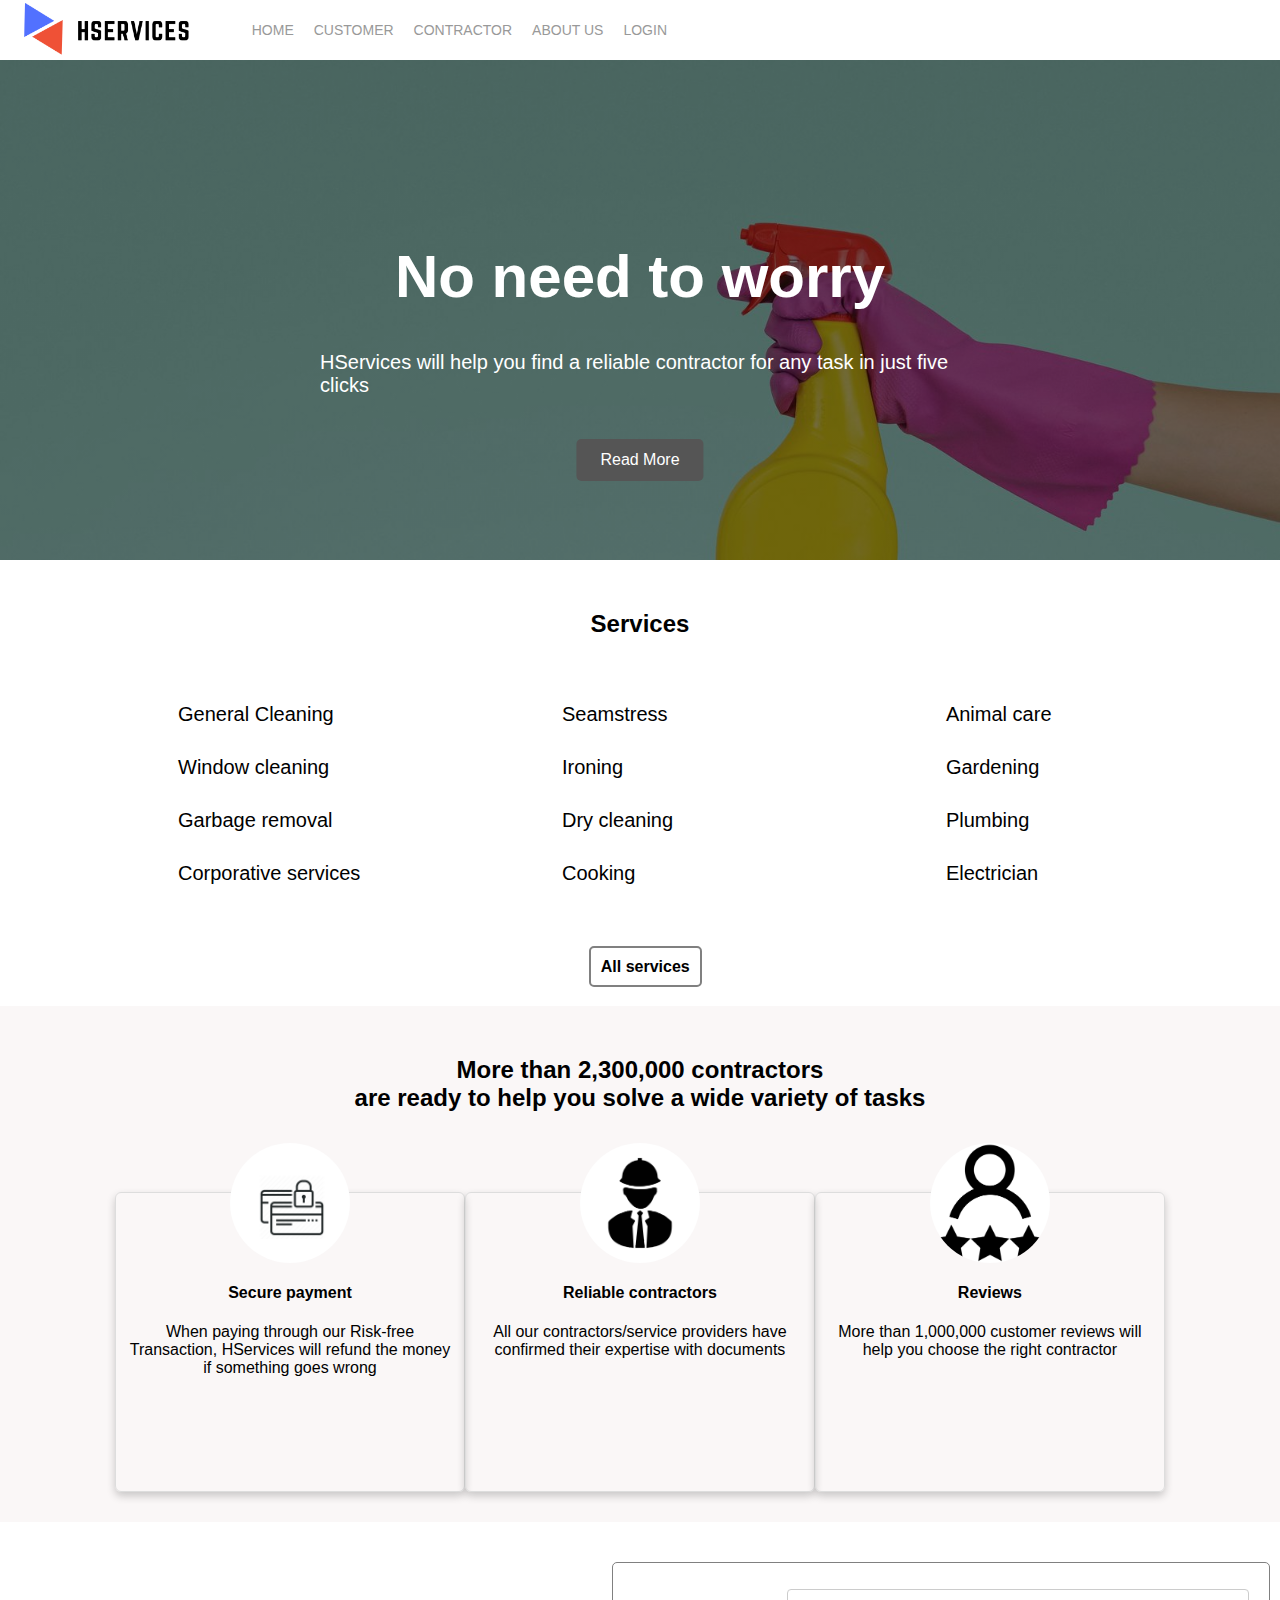
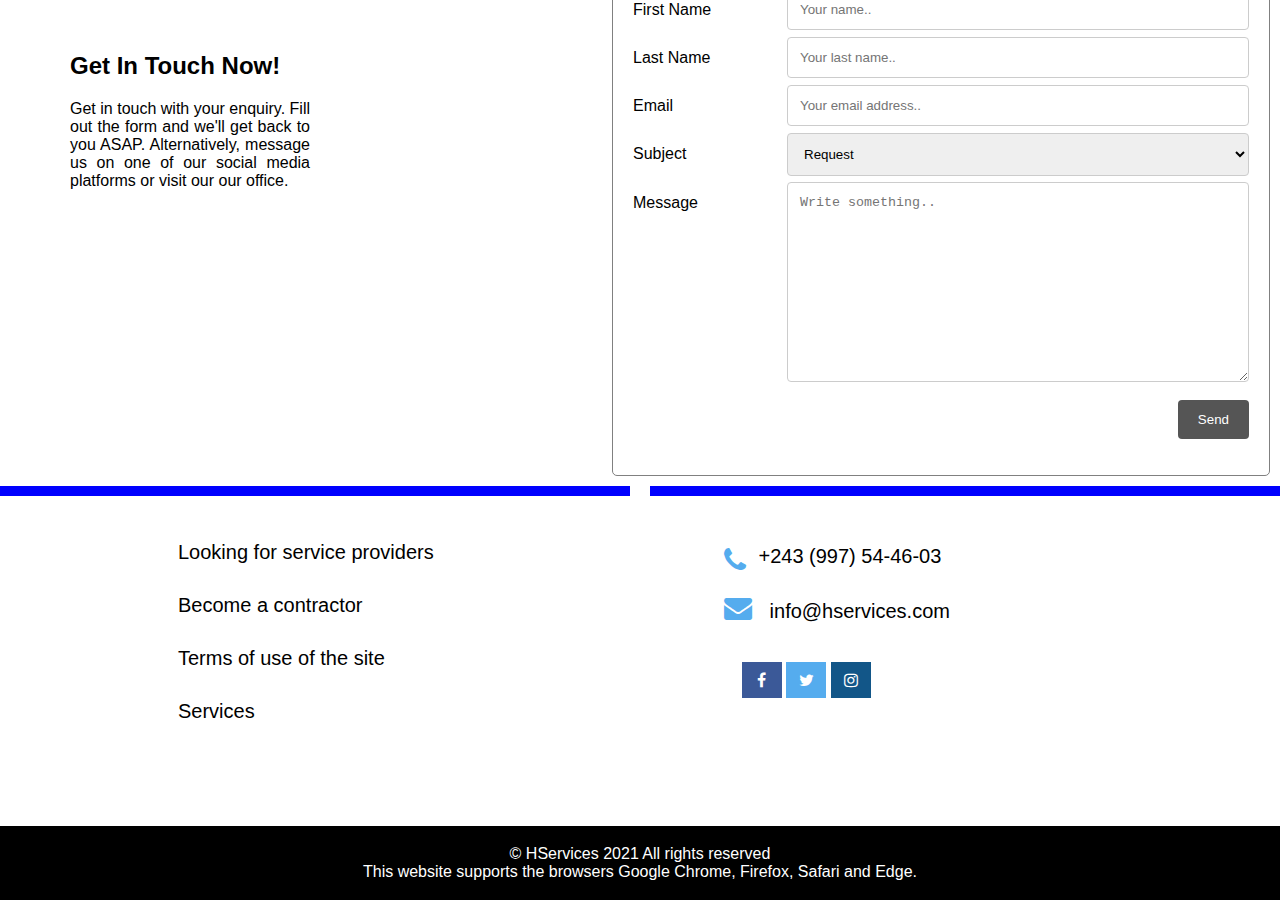
<file: index.html>
<! DOCTYPE html>
<html lang="en">
<head>
    <meta name="viewport" content="width=device-width, initial-scale=1.0">
    <meta charset="utf-8">
    <meta name="keywords" content="Household services, home services, cleaning, shopping, plumbing, hservices">
    <meta name="description" content="HServices - A platform where householder can find contractors for their problems and vice-versa">
    <title>HOME</title>
	<link rel="icon" type="image/x-icon" href="images/favicon.ico">
  
    <script  type="text/javascript" src="js/jquery.js" defer=""></script>
    
	<link rel="stylesheet" href="css/stylesheet.css">
	
	<link rel="stylesheet" href="https://cdnjs.cloudflare.com/ajax/libs/font-awesome/4.7.0/css/font-awesome.min.css">
    <link id="u-theme-google-font" rel="stylesheet" 
	href="https://fonts.googleapis.com/css?family=Roboto:100,100i,300,300i,400,400i,500,500i,700,700i,900,900i|Open+Sans:300,300i,400,400i,600,600i,700,700i,800,800i">
	<!-- <link rel="stylesheet" href="https://stackpath.bootstrapcdn.com/bootstrap/4.3.1/css/bootstrap.min.css" 
	integrity="sha384-ggOyR0iXCbMQv3Xipma34MD+dH/1fQ784/j6cY/iJTQUOhcWr7x9JvoRxT2MZw1T" crossorigin="anonymous"> -->
	
	<link rel="stylesheet"href="https://cdnjs.cloudflare.com/ajax/libs/animate.css/4.1.1/animate.min.css"/>
	
    <meta name="theme-color" content="#478ac9">
    <meta property="og:title" content="HOME">
    <meta property="og:type" content="website">
  </head>
  <body>

	<div class="header">
		<div class="logo">
			<a href="home.html"><img src="images/HSERVICES2.png" alt="logo"></a>
		</div>
		<div class="navbar">
			<div class="icon-bar" onclick="Show()">
		<i></i>
		<i></i>
		<i></i>
		</div>

			<ul id="nav-lists">
			<li class="close"><span onclick="Hide()">×</span></li>
			<li><a href="home.html">Home</a></li>
			<li><a href="customer.html">Customer</a></li>
			<li><a href="contractor.html">Contractor</a></li>
			<li><a href="about.html">About Us</a></li>
			<li><a href="login/multiuser/loginform.php" class="login">Login</a></li>
			</ul>
		</div>
		</div>
	<div class="image-block">
		
		<!-- <img src="images/jeshoots-com-__ZMnefoI3k-unsplash.jpg" style="width:100%"> -->
		<div class="centered">
		<h1>No need to worry</h1>
		<p>HServices will help you find a reliable contractor for any task in just five clicks</p>
		</div>
		<a class="image-btn" href="about.html" style="text-decoration: none;">Read More</a>
		
	</div>
	<div class="blankspace"></div>
	<h2 style="text-align: center;" class="animate__animated animate__zoomInDown"> Services</h2>
	<div class="services">
	<div class="row">
	<div class="column">
	<ul>
		<li><a href="#">General Cleaning</a></li>
		<li><a href="#">Window cleaning</a></li>
		<li><a href="#">Garbage removal</a></li>
		<li><a href="#">Corporative services</a></li>
	</ul>
	</div>
	<div class="column">
	<ul>
		<li><a href="#">Seamstress </a></li>
		<li><a href="#">Ironing</a></li>
		<li><a href="#">Dry cleaning</a></li>
		<li><a href="#">Cooking</a></li>
	</ul>
	</div>
	<div class="column">
	<ul>
		<li><a href="#">Animal care</a></li>
		<li><a href="#">Gardening </a></li>
		<li><a href="#">Plumbing</a></li>
		<li><a href="#">Electrician</a></li>
	</ul>
	</div>
	</div>
	<a href="customer.html" class="more-services">All services</a>
	</div>
	<div class="blankspace"></div>
	<div class="section-3">
	<div class="blankspace"></div>
	<h2 style="text-align: center;">More than 2,300,000 contractors<br>are ready to help you solve a wide variety of tasks</h2>
	<div class="container-1">
	<div class="row">
	<div class=" column card_section">
	<div class="card_img">
	<img src="images/payment.png">
	</div>
	<div class="card_info">
	<h4>Secure payment</h4>
	<p>When paying through our Risk-free Transaction, HServices will refund the money if something goes wrong</p>
	</div>
	</div>
	<div class=" column card_section">
	<div class="card_img">
	<img src="images/specialist.jpg">
	</div>
	<div class="card_info">
	<h4>Reliable contractors</h4>
	<p>All our contractors/service providers have confirmed their expertise with documents</p>
	</div>
	</div>
	<div class=" column card_section">
	<div class="card_img">
	<img src="images/review2.png">
	</div>
	<div class="card_info">
	<h4>Reviews</h4>
	<p>More than 1,000,000 customer reviews will help you choose the right contractor</p>
	</div>
	</div>
	
	</div>
	
	</div>
	<div class="blankspace"></div>
	</div>
	<div class="blankspace"></div>
	<div class="form-section">
	<div class="row-3">
	<div class="column-3 left-side">
	<div class="get-in-touch">
	<h2 class="animate__animated animate__swing"> Get In Touch Now! </h2>
	<p style="text-align: justify;">Get in touch with your enquiry. Fill out the form and we'll get back to you ASAP. Alternatively, message us on one of our social media platforms or visit our our office.</p>
	</div>
	</div>
	<div class="column-3 right-side">
		<div class="contact-form">
		<form onsubmit="return validate()" action="send.php" method="post">
		
		<div class="row-4">
		<div class="col-25">
        <label for="fname">First Name</label>
		</div>
		<div class="col-75">
        <input type="text" id="fname" name="firstname" placeholder="Your name.." required />
		</div>
		</div>
		<div class="row-4">
		<div class="col-25">
        <label for="lname">Last Name</label>
		</div>
		<div class="col-75">
        <input type="text" id="lname" name="lastname" placeholder="Your last name.." required />
		</div>
		</div>
		<div class="row-4">
		<div class="col-25">
        <label for="email">Email</label>
		</div>
		<div class="col-75">
        <input type="text" id="email" name="email" placeholder="Your email address.." required />
		</div>
		</div>
		<div class="row-4">
		<div class="col-25">
        <label for="subject">Subject</label>
      </div>
		<div class="col-75">
        <select id="subject" name="subject">
          <option value="request">Request</option>
          <option value="registration">Registration</option>
          <option value="feedback">Feedback</option>
        </select>
      </div>
		</div>
		<div class="row-4">
		<div class="col-25">
        <label for="message">Message</label>
		</div>
      <div class="col-75">
        <textarea id="message" name="message" placeholder="Write something.." style="height:200px" required ></textarea>
      </div>
		</div>
		<br>
		
		<div class="row-4">
		<input type="submit" name="submit" value="Send">
		</div>
		</form>
		</div>
	</div>

	</div>
	<div class="separator">
  <span class="separator-text"></span>
</div>
	<div class="quick-links">
	<div class="row-2">
	<div class="links">
	<div class="column-2">
	<ul>
	<li><a href="about.html" target="_blank">Looking for service providers</a></li>
	<li><a href="contractor.html" target="_blank">Become a contractor</a></li>
	<li><a href="policy.html" target="_blank">Terms of use of the site</a></li>
	<li><a href="customer.html" target="_blank">Services</a></li>
	
	</ul>
	</div></div>
	<div class="contact-details">
	<div class="column-2">
	<div class="blankspace" id="id-123"></div>
	<i class="fa fa-phone" style="font-size: 28px; color: #55ACEE;"></i>
	<sup><a href="#" style="font-size: 20px; text-decoration: none; color: black;">+243 (997) 54-46-03</a></sup><br>
	<i class="fa fa-envelope" style="font-size:28px; color: #55ACEE;"></i> 
	<a href="mailto:info@hservices.com" style="font-size: 20px; text-decoration: none; color: black;"> &nbsp; info@hservices.com</a></sup>
	<div class="blankspace"></div>
	<div class="social-links">
	<a href="#" class="fa fa-facebook" style="margin-left:5%;"></a>
	<a href="#" class="fa fa-twitter"></a>
	<a href="#" class="fa fa-instagram"></a>
	
	</div>
	</div></div></div></div>
	<div class="blankspace" id="id-123"></div>
	
	
	<footer>
	<p> 
		© HServices 2021 All rights reserved<br>This website supports the browsers Google Chrome, Firefox, Safari and Edge.<span style="font-size: 1rem;"></span>
        </p>
	</footer>
	
	<script type="text/javascript" src="js/script.js"></script>
	</body>
	
</html>
</file>
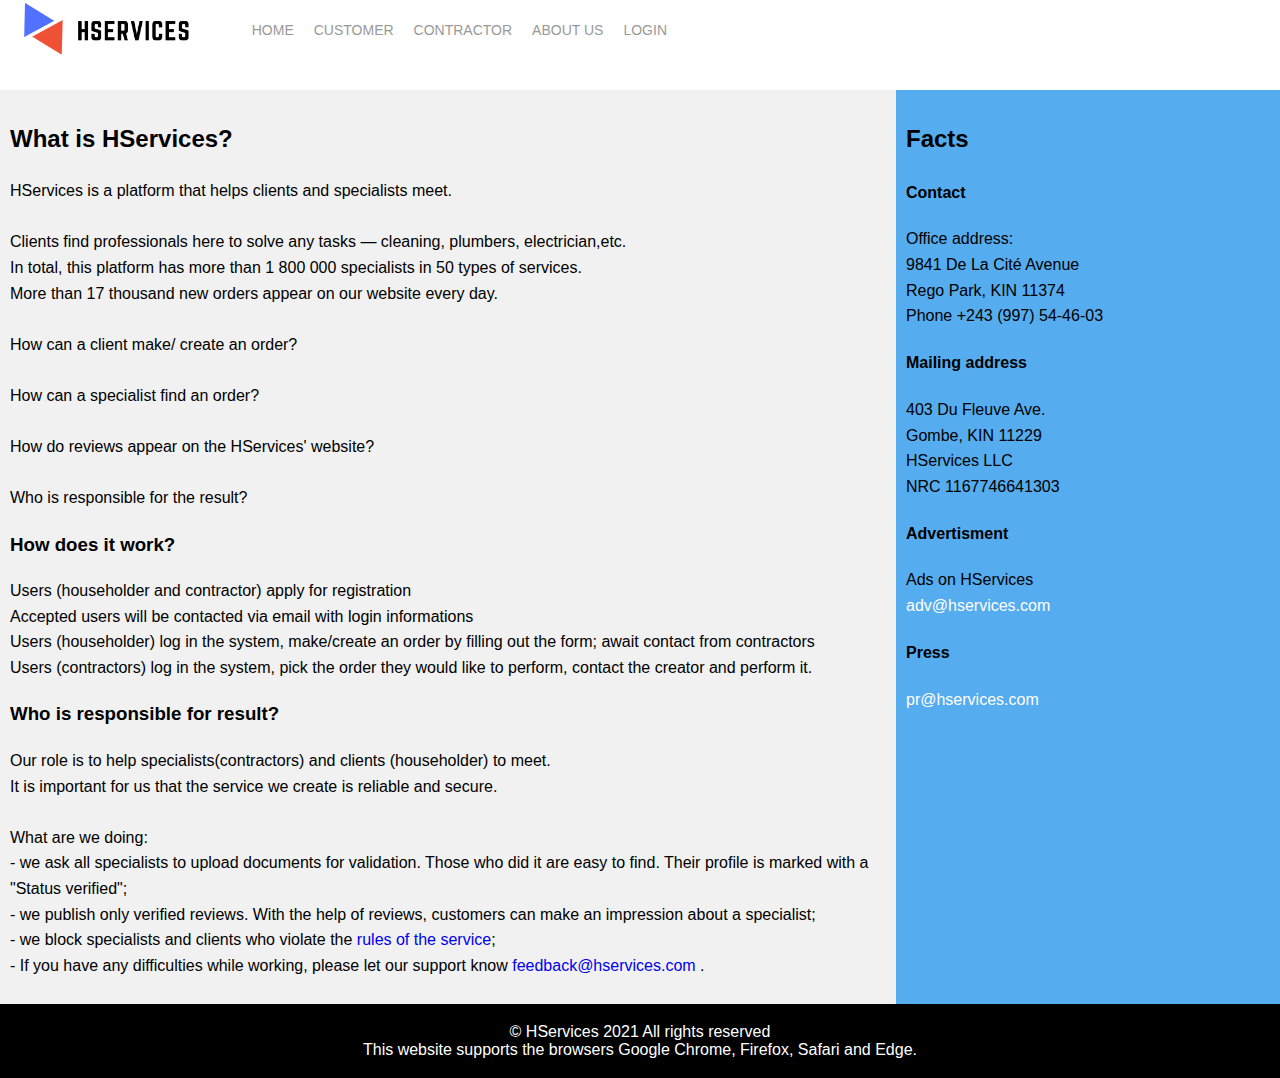
<file: about.html>
<!DOCTYPE html>
<html style="font-size: 16px;">
  <head>
    <meta name="viewport" content="width=device-width, initial-scale=1.0">
    <meta charset="utf-8">
    <meta name="keywords" content="Household services, home services, cleaning, shopping, plumbing, hservices">
    <meta name="description" content="HServices - A platform where householder can find contractors for their problems and vice-versa">
    <title>ABOUT US</title>
	<link rel="icon" type="image/x-icon" href="images/favicon.ico">
    <link rel="stylesheet" href="css/stylesheet.css" media="screen">
	<link rel="stylesheet" href="css/about.css" media="screen">
	

    <script class="u-script" type="text/javascript" src="js/jquery.js" defer=""></script>
   
    
    <link id="u-theme-google-font" rel="stylesheet" 
	href="https://fonts.googleapis.com/css?family=Roboto:100,100i,300,300i,400,400i,500,500i,700,700i,900,900i|Open+Sans:300,300i,400,400i,600,600i,700,700i,800,800i">
    
    <meta name="theme-color" content="#478ac9">
    <meta property="og:title" content="ABOUT US">
    <meta property="og:type" content="website">

  </head>
  <body class="u-body">
  
	<div class="header">
		<div class="logo">
			<a href="home.html"><img src="images/HSERVICES2.png" alt="logo"></a>
		</div>
		<div class="navbar">
			<div class="icon-bar" onclick="Show()">
		<i></i>
		<i></i>
		<i></i>
		</div>

			<ul id="nav-lists">
			<li class="close"><span onclick="Hide()">×</span></li>
			<li><a href="home.html">Home</a></li>
			<li><a href="customer.html">Customer</a></li>
			<li><a href="contractor.html">Contractor</a></li>
			<li><a href="about.html">About Us</a></li>
			<li><a href="login/multiuser/loginform.php" class="login">Login</a></li>
			</ul>
		</div>
		</div>
		<div class="blankspace"></div>
		<div class="flex-container">
	<div class="flex-item-left">
	<h2> What is HServices? </h2> 
	  <p>HServices is a platform that helps clients and specialists meet. <br> <br>

		Clients find professionals here to solve any tasks — cleaning, plumbers, electrician,etc.<br> In total, this platform has more than 1 800 000 specialists in 50 types of services. <br> 

		 More than 17 thousand new orders appear on our website every day. <br> <br>

		How can a client make/ create an order? <br><br>
		How can a specialist find an order? <br> <br>
		How do reviews appear on the HServices' website? <br> <br>
		Who is responsible for the result?</p>
	  <h3>How does it work?</h3>
	  <p>  Users (householder and contractor) apply for registration <br> 
	  Accepted users will be contacted via email with login informations <br>
	  Users (householder) log in the system, make/create an order by filling out the form; await contact from contractors<br>
	  Users (contractors) log in the system, pick the order they would like to perform, contact the creator and perform it.</p>
	  
	  <h3>Who is responsible for result?</h3>
	  <p>
	  Our role is to  help specialists(contractors) and clients (householder) to meet. <br>It is important for us that the service we create is reliable and secure.<br><br>

			What are we doing:
			<br>
			- we ask all specialists to upload documents for validation. Those who did it are easy to find. Their profile is marked with a "Status verified";<br>
			- we publish only verified reviews. With the help of reviews, customers can make an impression about a specialist;<br>
			- we block specialists and clients who violate the <a href="policy.html">rules of the service</a>;<br>
			- If you have any difficulties while working, please let our support know <a href="#">feedback@hservices.com</a> .<br>
				  </p>
	</div>
	<div class="flex-item-right">
	<h2>Facts</h2>
	  
	  <h4>Contact</h4>
	  <p>
	  
			Office address:<br>
			9841 De La Cité Avenue <br>
			Rego Park, KIN 11374 <br>
			Phone +243 (997) 54-46-03<br> </p>
			<h4>Mailing address</h4>
			<p>
			403 Du Fleuve Ave. <br>
			Gombe, KIN 11229 <br>
			HServices LLC <br>
			NRC 1167746641303 <br> </p>
			<h4>Advertisment</h4>
			<p>Ads on HServices <br> <a href="#"> adv@hservices.com </a><br>
			</p>
			<h4>Press</h4>
			<p><a href="#">pr@hservices.com </a></p>
	</div>
	</div>
	  
    
    <footer>
	<p> 
		© HServices 2021 All rights reserved<br>This website supports the browsers Google Chrome, Firefox, Safari and Edge.<span style="font-size: 1rem;"></span>
        </p>
	</footer>
	
	<script type="text/javascript" src="js/script.js"></script>
    
  </body>
</html>
</file>
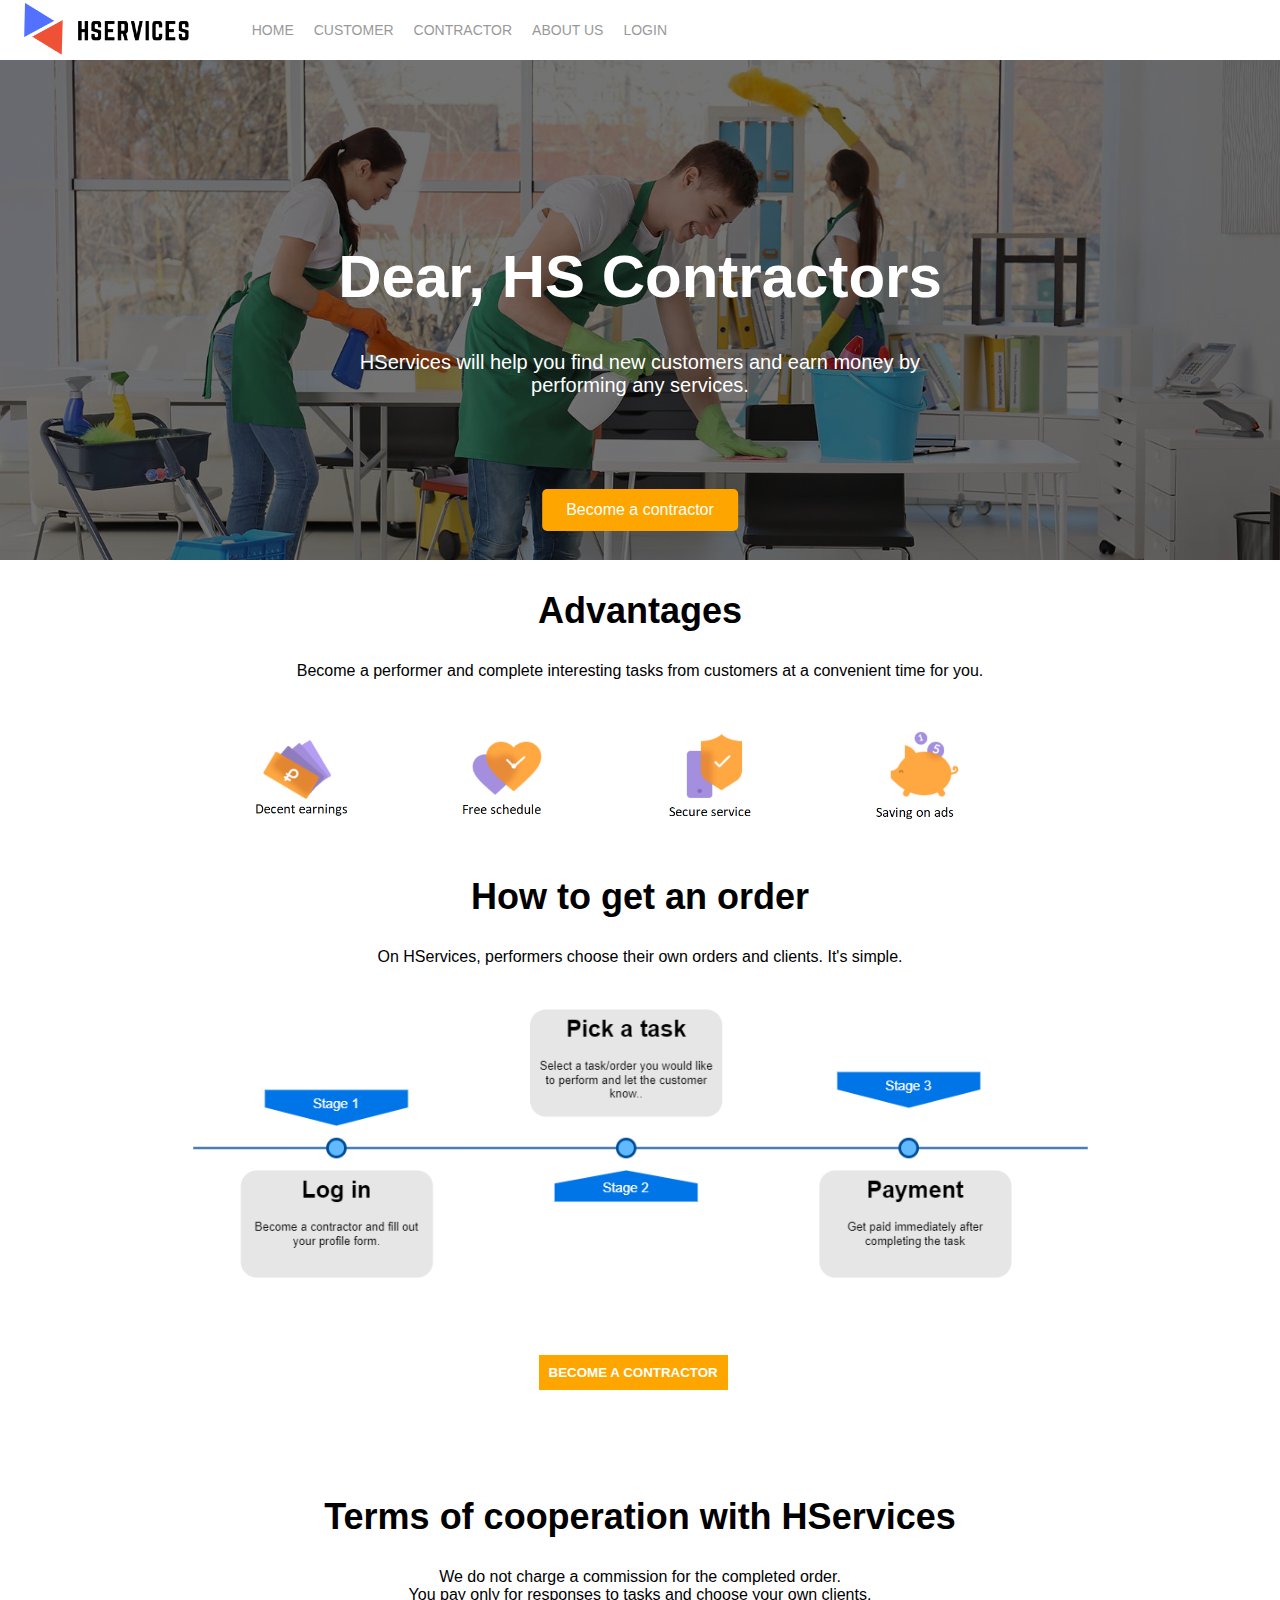
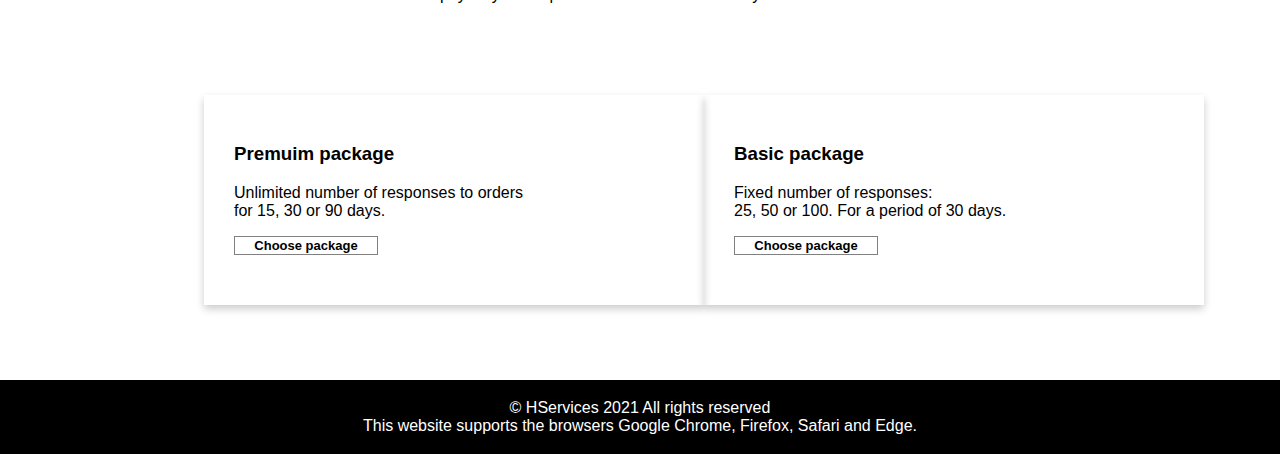
<file: CONTRACTOR.html>
<!DOCTYPE html>
<html style="font-size: 16px;">
  <head>
    <meta name="viewport" content="width=device-width, initial-scale=1.0">
    <meta charset="utf-8">
    <meta name="keywords" content="Household services, home services, cleaning, shopping, plumbing, hservices">
    <meta name="description" content="HServices - A platform where householder can find contractors for their problems and vice-versa">
    <title>CONTRACTOR</title>
	<link rel="icon" type="image/x-icon" href="images/favicon.ico">
    
	<link rel="stylesheet" href="css/stylesheet.css" media="screen">
	
	<link rel="stylesheet" href="css/CONTRACTOR.css" media="screen">
    <script class="u-script" type="text/javascript" src="js/jquery.js" defer=""></script>
   
    
    <link id="u-theme-google-font" rel="stylesheet" 
	href="https://fonts.googleapis.com/css?family=Roboto:100,100i,300,300i,400,400i,500,500i,700,700i,900,900i|Open+Sans:300,300i,400,400i,600,600i,700,700i,800,800i">
    <!-- <link rel="stylesheet" href="https://stackpath.bootstrapcdn.com/bootstrap/4.3.1/css/bootstrap.min.css" 
	integrity="sha384-ggOyR0iXCbMQv3Xipma34MD+dH/1fQ784/j6cY/iJTQUOhcWr7x9JvoRxT2MZw1T" crossorigin="anonymous"> -->
    
    <meta name="theme-color" content="#478ac9">
    <meta property="og:title" content="CONTRACTOR">
    <meta property="og:type" content="website">
  </head>
  <body class="u-body">
  <div class="header">
		<div class="logo">
			<a href="home.html"><img src="images/HSERVICES2.png" alt="logo"></a>
		</div>
		<div class="navbar">
			<div class="icon-bar" onclick="Show()">
		<i></i>
		<i></i>
		<i></i>
		</div>

			<ul id="nav-lists">
			<li class="close"><span onclick="Hide()">×</span></li>
			<li><a href="home.html">Home</a></li>
			<li><a href="customer.html">Customer</a></li>
			<li><a href="contractor.html">Contractor</a></li>
			<li><a href="about.html">About Us</a></li>
			<li><a href="login/multiuser/loginform.php" class="login">Login</a></li>
			</ul>
		</div>
		</div>
	
	  
	<div class="image-block-2">
		
		
		<div class="centered-1">
		<h1>Dear, HS Contractors</h1>
		<p>HServices will help you find new customers and earn money by performing any services.</p>
		</div>
		<a class="image-btn-2" onclick="window.location.href='requestRegistration.html'" >Become a contractor</a>
		
	</div>
	
	
	<div class="advantages">
	<h2 class="text-1">Advantages</h2>
	<p class="text-2">Become a performer and complete interesting tasks from customers at a convenient time for you.</p>
	
	</div>
	
	<br>
	
	<div class="container">
	  <div class="row" id="bar">
	  <img src="images/advantages.png" class="image-center" style="width:70%;">
	  </div>
	  </div>
	  <br>
	  <div class="order">
	<h2 class="text-1">How to get an order</h2>
	<p class="text-2">On HServices, performers choose their own orders and clients. It's simple.</p>
	
	
	<br>
		<div class="container">
		<div class="row">
		<img src="images/order.png" class="image-center" style="width:70%;">
		</div>
		</div>
	  <div class="space" id="sp-2"></div>
	  <button type="button" class="button-1 button-2" onclick="window.location.href='requestRegistration.html'">Become a contractor </button> <div class="space"></div></div>
	  
	  <div class="advantages">
	<h2 class="text-1">Terms of cooperation with HServices</h2>
	<p class="text-2 text-3">We do not charge a commission for the completed order.<br>
You pay only for responses to tasks and choose your own clients.</p> </div> <div class="space"></div>

<div class="container-1">
	  <div class="row-2 justify-content-around" >
	  <div class=" column-2 card">
	  <div class="space-2"></div>
	  <h3 class="package">Premuim package</h3>
	  <p class="package">Unlimited number of responses to orders <br>for 15, 30 or 90 days.</p>
	  <button type="button" class="package-1" onclick = "package();">Choose package</button>
	  </div>
	  <div class="column-2 card">
	  <div class="space-2"></div>
	  <h3 class="package">Basic package</h3>
	  <p class="package">Fixed number of responses:<br> 25, 50 or 100. For a period of 30 days.</p>
	  <button type="button" class="package-1" onclick = "package();">Choose package</button>
	  </div>
	  </div>
	  </div>
	  <div class="space" id="sp-2"></div>
	
    
    
    <footer>
	<p> 
		© HServices 2021 All rights reserved<br>This website supports the browsers Google Chrome, Firefox, Safari and Edge.<span style="font-size: 1rem;"></span>
        </p>
	</footer>
	<script type="text/javascript" src="js/script.js"></script>
	<script>
	function package(){
		alert("You should wait for your registration request approval first!");
	}
	</script>
    
  </body>
</html>
</file>
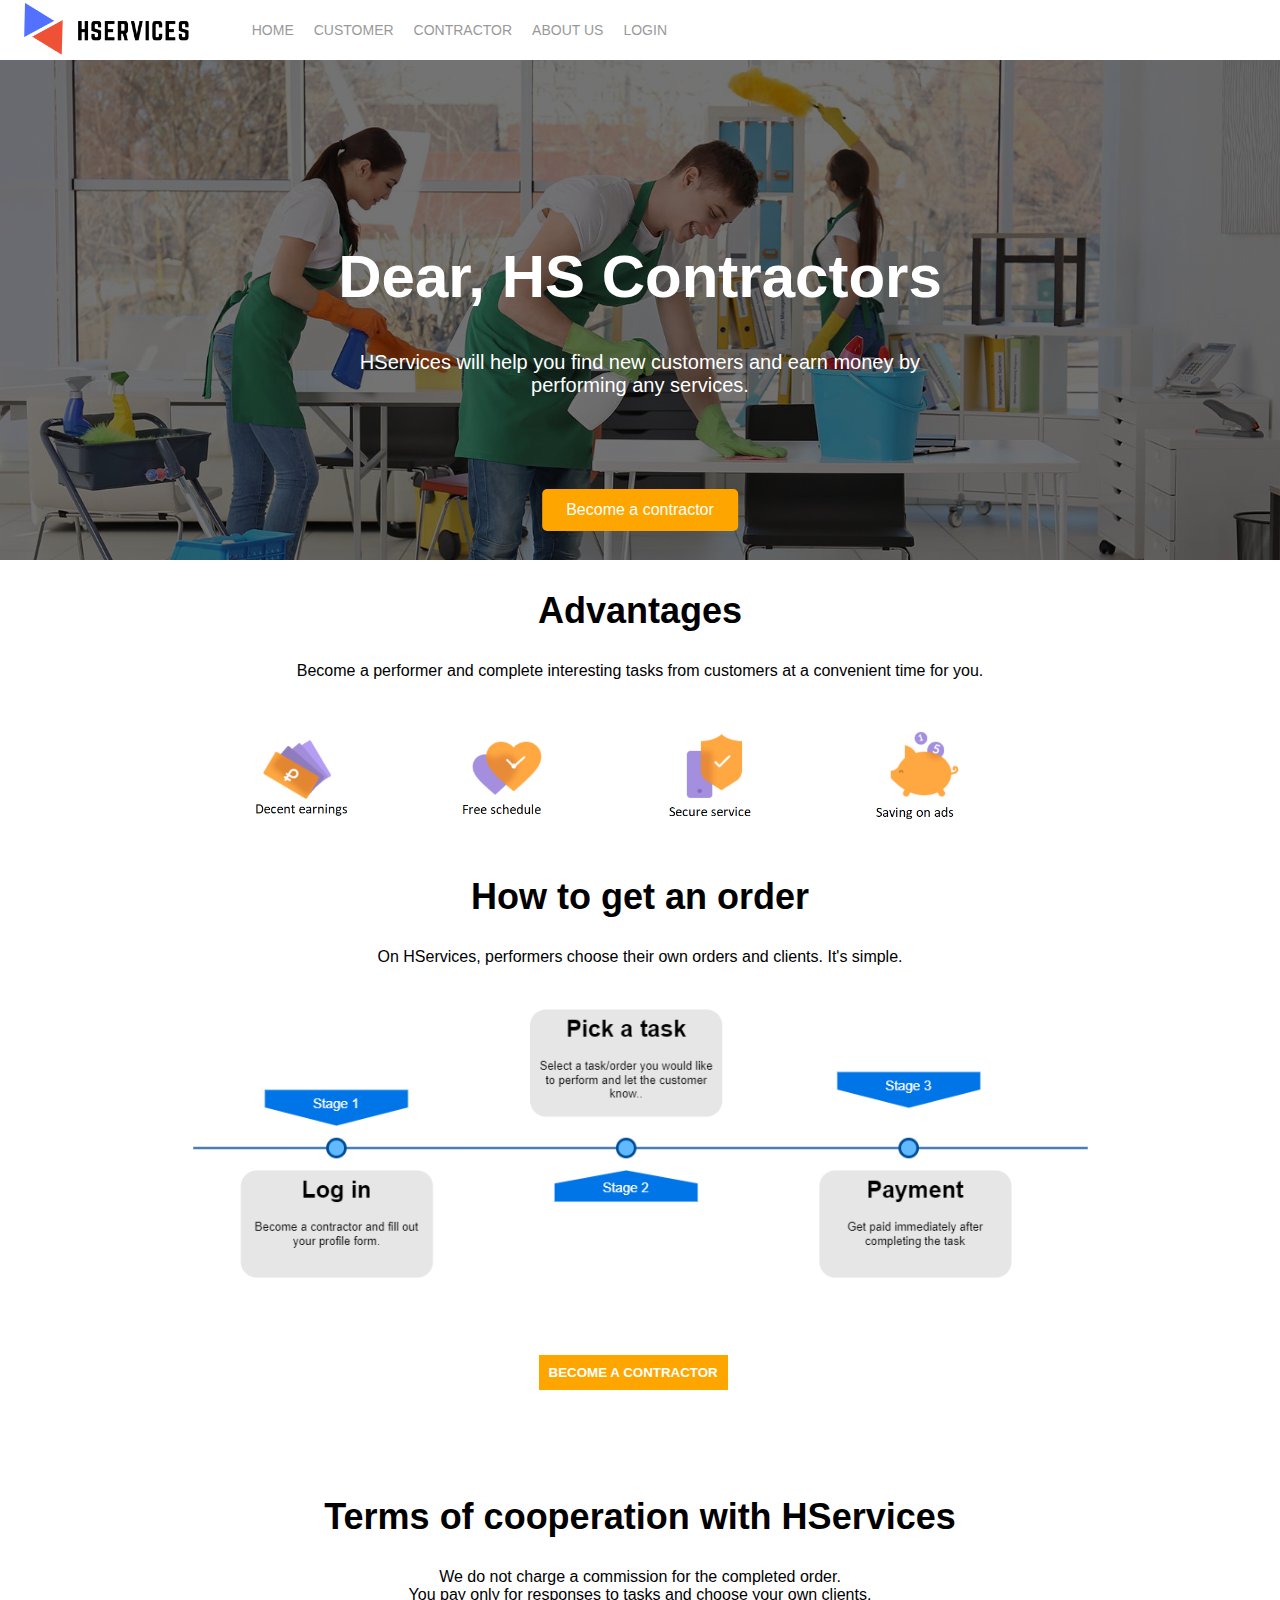
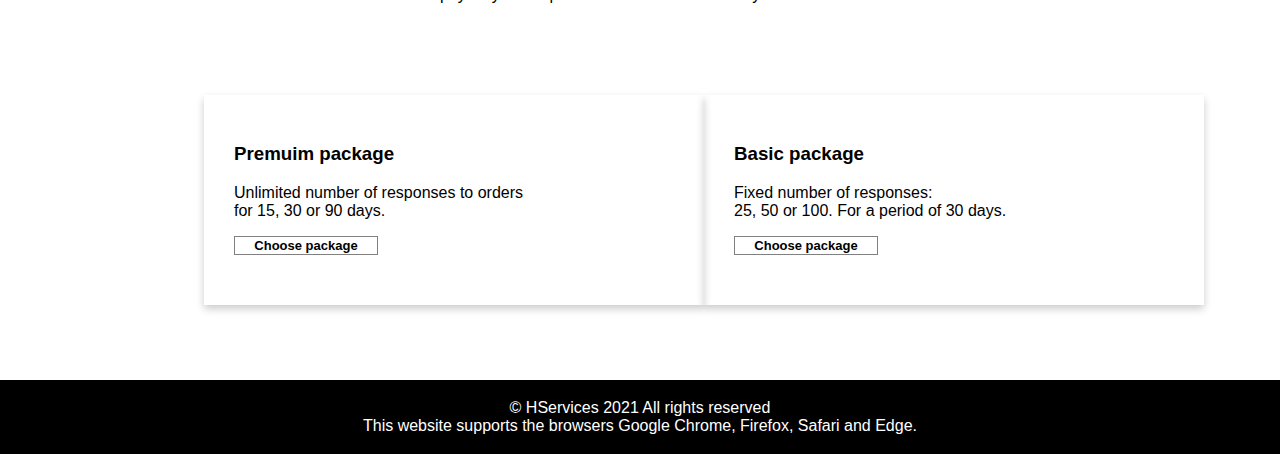
<file: contractor.html>
<!DOCTYPE html>
<html style="font-size: 16px;">
  <head>
    <meta name="viewport" content="width=device-width, initial-scale=1.0">
    <meta charset="utf-8">
    <meta name="keywords" content="Household services, home services, cleaning, shopping, plumbing, hservices">
    <meta name="description" content="HServices - A platform where householder can find contractors for their problems and vice-versa">
    <title>CONTRACTOR</title>
	<link rel="icon" type="image/x-icon" href="images/favicon.ico">
    
	<link rel="stylesheet" href="css/stylesheet.css" media="screen">
	
	<link rel="stylesheet" href="css/CONTRACTOR.css" media="screen">
    <script class="u-script" type="text/javascript" src="js/jquery.js" defer=""></script>
   
    
    <link id="u-theme-google-font" rel="stylesheet" 
	href="https://fonts.googleapis.com/css?family=Roboto:100,100i,300,300i,400,400i,500,500i,700,700i,900,900i|Open+Sans:300,300i,400,400i,600,600i,700,700i,800,800i">
    <!-- <link rel="stylesheet" href="https://stackpath.bootstrapcdn.com/bootstrap/4.3.1/css/bootstrap.min.css" 
	integrity="sha384-ggOyR0iXCbMQv3Xipma34MD+dH/1fQ784/j6cY/iJTQUOhcWr7x9JvoRxT2MZw1T" crossorigin="anonymous"> -->
    
    <meta name="theme-color" content="#478ac9">
    <meta property="og:title" content="CONTRACTOR">
    <meta property="og:type" content="website">
  </head>
  <body class="u-body">
  <div class="header">
		<div class="logo">
			<a href="home.html"><img src="images/HSERVICES2.png" alt="logo"></a>
		</div>
		<div class="navbar">
			<div class="icon-bar" onclick="Show()">
		<i></i>
		<i></i>
		<i></i>
		</div>

			<ul id="nav-lists">
			<li class="close"><span onclick="Hide()">×</span></li>
			<li><a href="home.html">Home</a></li>
			<li><a href="customer.html">Customer</a></li>
			<li><a href="contractor.html">Contractor</a></li>
			<li><a href="about.html">About Us</a></li>
			<li><a href="login/multiuser/loginform.php" class="login">Login</a></li>
			</ul>
		</div>
		</div>
	
	  
	<div class="image-block-2">
		
		
		<div class="centered-1">
		<h1>Dear, HS Contractors</h1>
		<p>HServices will help you find new customers and earn money by performing any services.</p>
		</div>
		<a class="image-btn-2" onclick="window.location.href='requestRegistration.html'" >Become a contractor</a>
		
	</div>
	
	
	<div class="advantages">
	<h2 class="text-1">Advantages</h2>
	<p class="text-2">Become a performer and complete interesting tasks from customers at a convenient time for you.</p>
	
	</div>
	
	<br>
	
	<div class="container">
	  <div class="row" id="bar">
	  <img src="images/advantages.png" class="image-center" style="width:70%;">
	  </div>
	  </div>
	  <br>
	  <div class="order">
	<h2 class="text-1">How to get an order</h2>
	<p class="text-2">On HServices, performers choose their own orders and clients. It's simple.</p>
	
	
	<br>
		<div class="container">
		<div class="row">
		<img src="images/order.png" class="image-center" style="width:70%;">
		</div>
		</div>
	  <div class="space" id="sp-2"></div>
	  <button type="button" class="button-1 button-2" onclick="window.location.href='requestRegistration.html'">Become a contractor </button> <div class="space"></div></div>
	  
	  <div class="advantages">
	<h2 class="text-1">Terms of cooperation with HServices</h2>
	<p class="text-2 text-3">We do not charge a commission for the completed order.<br>
You pay only for responses to tasks and choose your own clients.</p> </div> <div class="space"></div>

<div class="container-1">
	  <div class="row-2 justify-content-around" >
	  <div class=" column-2 card">
	  <div class="space-2"></div>
	  <h3 class="package">Premuim package</h3>
	  <p class="package">Unlimited number of responses to orders <br>for 15, 30 or 90 days.</p>
	  <button type="button" class="package-1" onclick = "package();">Choose package</button>
	  </div>
	  <div class="column-2 card">
	  <div class="space-2"></div>
	  <h3 class="package">Basic package</h3>
	  <p class="package">Fixed number of responses:<br> 25, 50 or 100. For a period of 30 days.</p>
	  <button type="button" class="package-1" onclick = "package();">Choose package</button>
	  </div>
	  </div>
	  </div>
	  <div class="space" id="sp-2"></div>
	
    
    
    <footer>
	<p> 
		© HServices 2021 All rights reserved<br>This website supports the browsers Google Chrome, Firefox, Safari and Edge.<span style="font-size: 1rem;"></span>
        </p>
	</footer>
	<script type="text/javascript" src="js/script.js"></script>
	<script>
	function package(){
		alert("You should wait for your registration request approval first!");
	}
	</script>
    
  </body>
</html>
</file>
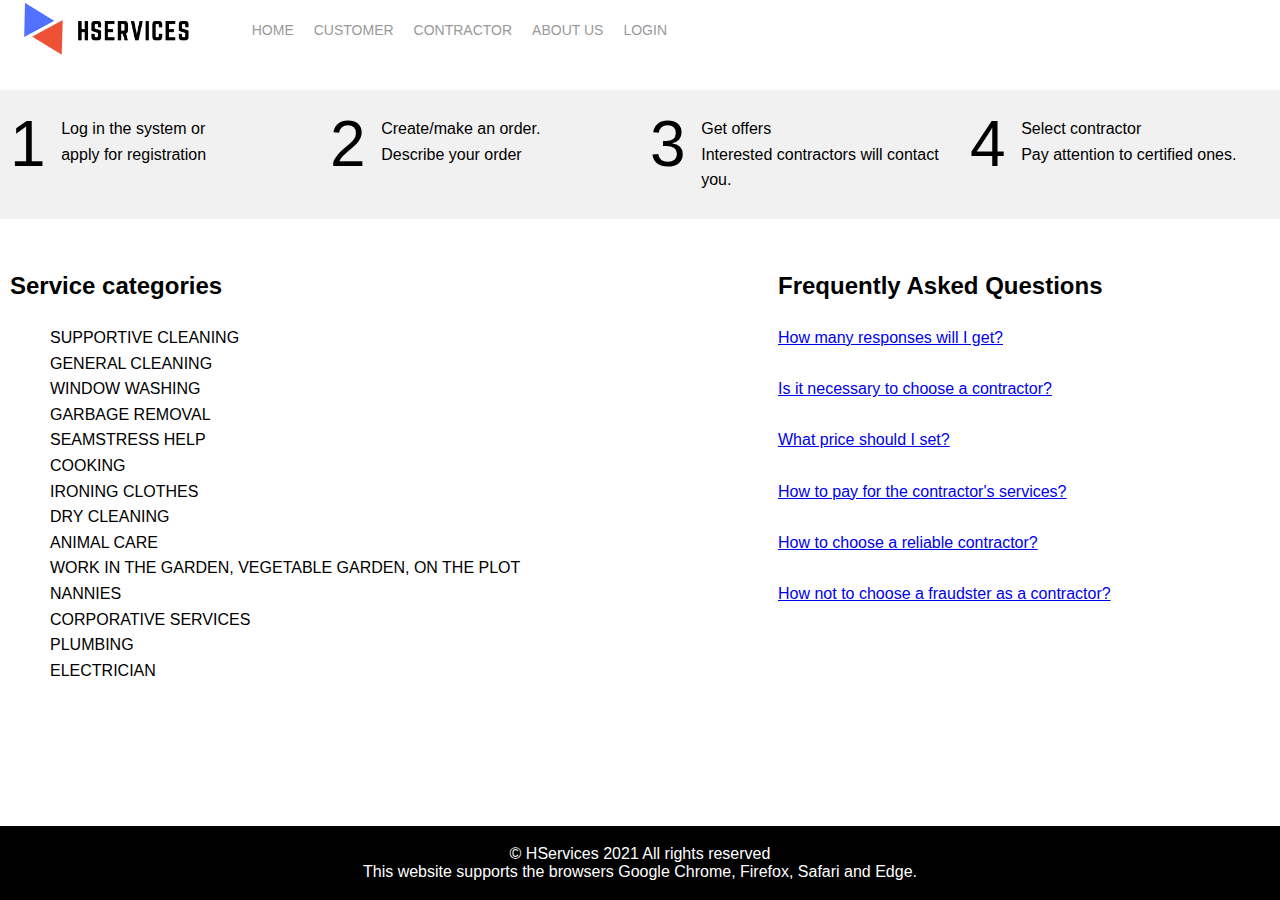
<file: CUSTOMER.html>
<!DOCTYPE html>
<html style="font-size: 16px;">
  <head>
    <meta name="viewport" content="width=device-width, initial-scale=1.0">
    <meta charset="utf-8">
    <meta name="keywords" content="Household services, home services, cleaning, shopping, plumbing, hservices">
    <meta name="description" content="HServices - A platform where householder can find contractors for their problems and vice-versa">
    <title>CUSTOMER</title>
	<link rel="icon" type="image/x-icon" href="images/favicon.ico">
    
	<link rel="stylesheet" href="css/CUSTOMER.css" media="screen">
	
    <script class="u-script" type="text/javascript" src="js/jquery.js" defer=""></script>
    <link rel="stylesheet" href="css/stylesheet.css">
    
    <link id="u-theme-google-font" rel="stylesheet" 
	href="https://fonts.googleapis.com/css?family=Roboto:100,100i,300,300i,400,400i,500,500i,700,700i,900,900i|Open+Sans:300,300i,400,400i,600,600i,700,700i,800,800i">
    
    
    <meta name="theme-color" content="#478ac9">
    <meta property="og:title" content="CUSTOMER">
    <meta property="og:type" content="website">
	
	
  </head>
  <body class="u-body">
  <div class="header">
		<div class="logo">
			<a href="home.html"><img src="images/HSERVICES2.png" alt="logo"></a>
		</div>
		<div class="navbar">
			<div class="icon-bar" onclick="Show()">
		<i></i>
		<i></i>
		<i></i>
		</div>

			<ul id="nav-lists">
			<li class="close"><span onclick="Hide()">×</span></li>
			<li><a href="home.html">Home</a></li>
			<li><a href="customer.html">Customer</a></li>
			<li><a href="contractor.html">Contractor</a></li>
			<li><a href="about.html">About Us</a></li>
			<li><a href="login/multiuser/loginform.php" class="login">Login</a></li>
			</ul>
		</div>
		</div>
		<div class="blankspace"></div>
	
	  <div class="part-1">
	  
	  <div class="part-one">
	  <p><span style="float: left;
  width: 0.8em;
  font-size: 400%;
  
  line-height: 90%;">1</span> Log in the system or <br>apply for registration</p>
	  </div>
	  <div class="part-two">
	  <p><span style="float: left;
  width: 0.8em;
  font-size: 400%;
  
  line-height: 90%;">2</span> Create/make an order. <br> Describe your order</p>
	  </div>
	  <div class="part-three">
	  <p><span style="float: left;
  width: 0.8em;
  font-size: 400%;
  
  line-height: 90%;">3</span> Get offers <br>
Interested contractors will contact you.</p>
	  </div>
	  <div class="part-four">
	  <p><span style="float: left;
  width: 0.8em;
  font-size: 400%;
  
  line-height: 90%;">4</span> Select contractor <br>
Pay attention to certified ones.</p>
	  </div>
	  </div>
	  <br>
	  <div class="part-2">
	  <div class="part-left"> 
	  <h2>Service categories</h2>
	  <ul>
			<li>Supportive cleaning</li>
			<li>General cleaning</li>
			<li>Window washing</li>
			<li>Garbage removal</li>
			<li>Seamstress help</li>
			<li>Cooking</li>
			<li>Ironing clothes</li>
			<li>Dry cleaning</li>
			<li>Animal care</li>
			<li>Work in the garden, vegetable garden, on the plot</li>
			<li>Nannies</li>
			<li>Corporative services</li>
			<li>Plumbing</li>
			<li>Electrician</li>
			
			
		
		</ul>
		</div>

	  
	  
	  <div class="part-right">
	  
	  <h2>Frequently Asked Questions</h2> 
		<a href="#">How many responses will I get?</a> <br> <br>
		<a href="#">Is it necessary to choose a contractor?</a> <br> <br>
		<a href="#">What price should I set?</a> <br> <br>
		<a href="#">How to pay for the contractor's services?</a><br><br>
		<a href="#">How to choose a reliable contractor?</a><br><br>
		<a href="#">How not to choose a fraudster as a contractor?</a>
	  </div>
	  </div>
	 <div class="space-3" id="abc"></div>
	
	  
	  

      
    
    
    <footer>
	<p> 
		© HServices 2021 All rights reserved<br>This website supports the browsers Google Chrome, Firefox, Safari and Edge.<span style="font-size: 1rem;"></span>
        </p>
	</footer>
	
	<script type="text/javascript" src="js/script.js"></script>
    
  </body>
</html>
</file>
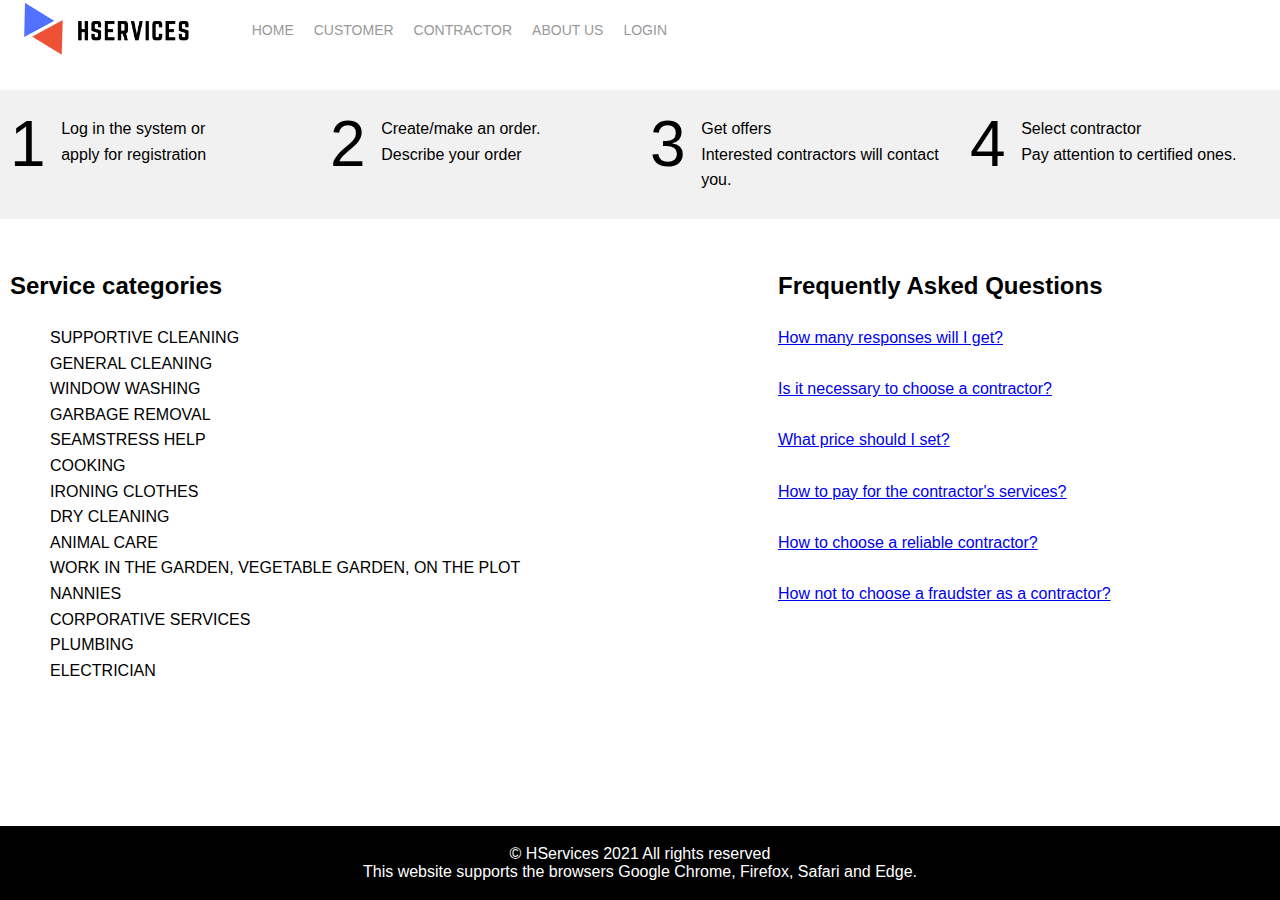
<file: customer.html>
<!DOCTYPE html>
<html style="font-size: 16px;">
  <head>
    <meta name="viewport" content="width=device-width, initial-scale=1.0">
    <meta charset="utf-8">
    <meta name="keywords" content="Household services, home services, cleaning, shopping, plumbing, hservices">
    <meta name="description" content="HServices - A platform where householder can find contractors for their problems and vice-versa">
    <title>CUSTOMER</title>
	<link rel="icon" type="image/x-icon" href="images/favicon.ico">
    
	<link rel="stylesheet" href="css/CUSTOMER.css" media="screen">
	
    <script class="u-script" type="text/javascript" src="js/jquery.js" defer=""></script>
    <link rel="stylesheet" href="css/stylesheet.css">
    
    <link id="u-theme-google-font" rel="stylesheet" 
	href="https://fonts.googleapis.com/css?family=Roboto:100,100i,300,300i,400,400i,500,500i,700,700i,900,900i|Open+Sans:300,300i,400,400i,600,600i,700,700i,800,800i">
    
    
    <meta name="theme-color" content="#478ac9">
    <meta property="og:title" content="CUSTOMER">
    <meta property="og:type" content="website">
	
	
  </head>
  <body class="u-body">
  <div class="header">
		<div class="logo">
			<a href="home.html"><img src="images/HSERVICES2.png" alt="logo"></a>
		</div>
		<div class="navbar">
			<div class="icon-bar" onclick="Show()">
		<i></i>
		<i></i>
		<i></i>
		</div>

			<ul id="nav-lists">
			<li class="close"><span onclick="Hide()">×</span></li>
			<li><a href="home.html">Home</a></li>
			<li><a href="customer.html">Customer</a></li>
			<li><a href="contractor.html">Contractor</a></li>
			<li><a href="about.html">About Us</a></li>
			<li><a href="login/multiuser/loginform.php" class="login">Login</a></li>
			</ul>
		</div>
		</div>
		<div class="blankspace"></div>
	
	  <div class="part-1">
	  
	  <div class="part-one">
	  <p><span style="float: left;
  width: 0.8em;
  font-size: 400%;
  
  line-height: 90%;">1</span> Log in the system or <br>apply for registration</p>
	  </div>
	  <div class="part-two">
	  <p><span style="float: left;
  width: 0.8em;
  font-size: 400%;
  
  line-height: 90%;">2</span> Create/make an order. <br> Describe your order</p>
	  </div>
	  <div class="part-three">
	  <p><span style="float: left;
  width: 0.8em;
  font-size: 400%;
  
  line-height: 90%;">3</span> Get offers <br>
Interested contractors will contact you.</p>
	  </div>
	  <div class="part-four">
	  <p><span style="float: left;
  width: 0.8em;
  font-size: 400%;
  
  line-height: 90%;">4</span> Select contractor <br>
Pay attention to certified ones.</p>
	  </div>
	  </div>
	  <br>
	  <div class="part-2">
	  <div class="part-left"> 
	  <h2>Service categories</h2>
	  <ul>
			<li>Supportive cleaning</li>
			<li>General cleaning</li>
			<li>Window washing</li>
			<li>Garbage removal</li>
			<li>Seamstress help</li>
			<li>Cooking</li>
			<li>Ironing clothes</li>
			<li>Dry cleaning</li>
			<li>Animal care</li>
			<li>Work in the garden, vegetable garden, on the plot</li>
			<li>Nannies</li>
			<li>Corporative services</li>
			<li>Plumbing</li>
			<li>Electrician</li>
			
			
		
		</ul>
		</div>

	  
	  
	  <div class="part-right">
	  
	  <h2>Frequently Asked Questions</h2> 
		<a href="#">How many responses will I get?</a> <br> <br>
		<a href="#">Is it necessary to choose a contractor?</a> <br> <br>
		<a href="#">What price should I set?</a> <br> <br>
		<a href="#">How to pay for the contractor's services?</a><br><br>
		<a href="#">How to choose a reliable contractor?</a><br><br>
		<a href="#">How not to choose a fraudster as a contractor?</a>
	  </div>
	  </div>
	 <div class="space-3" id="abc"></div>
	
	  
	  

      
    
    
    <footer>
	<p> 
		© HServices 2021 All rights reserved<br>This website supports the browsers Google Chrome, Firefox, Safari and Edge.<span style="font-size: 1rem;"></span>
        </p>
	</footer>
	
	<script type="text/javascript" src="js/script.js"></script>
    
  </body>
</html>
</file>
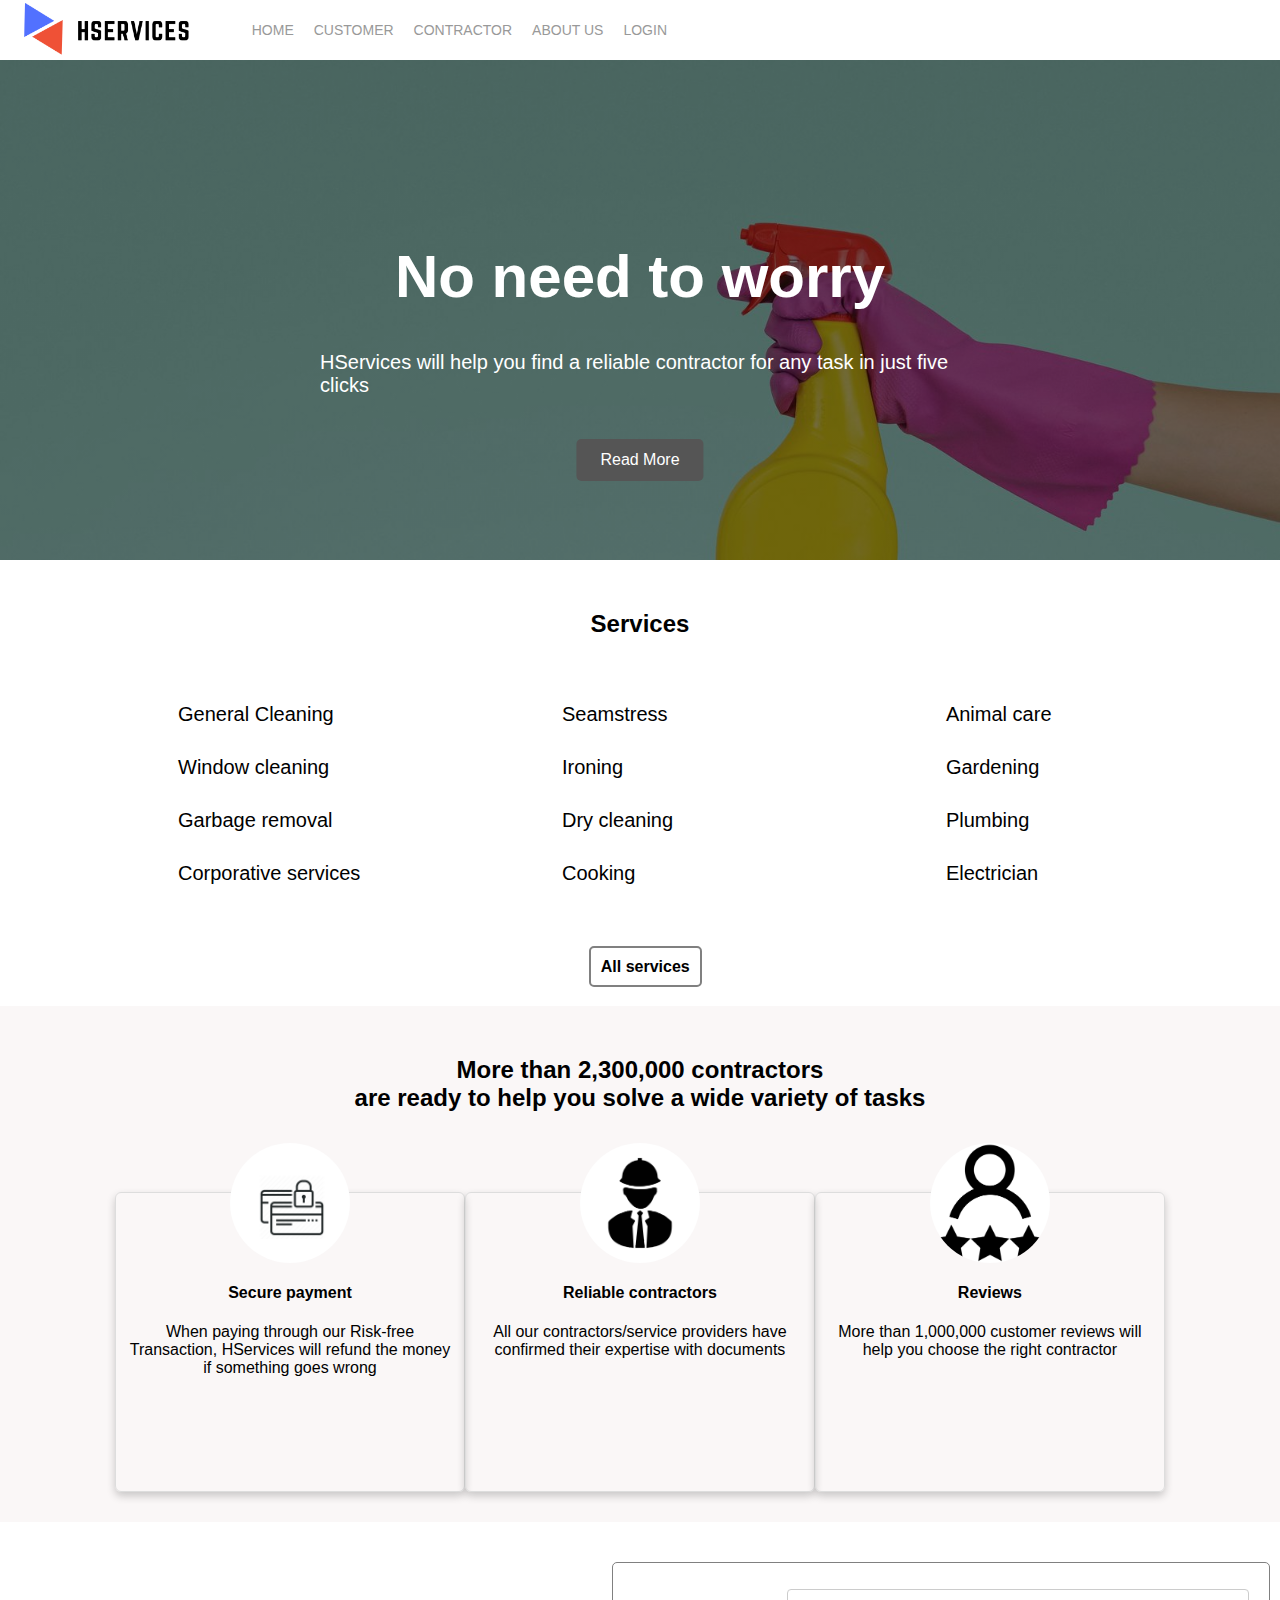
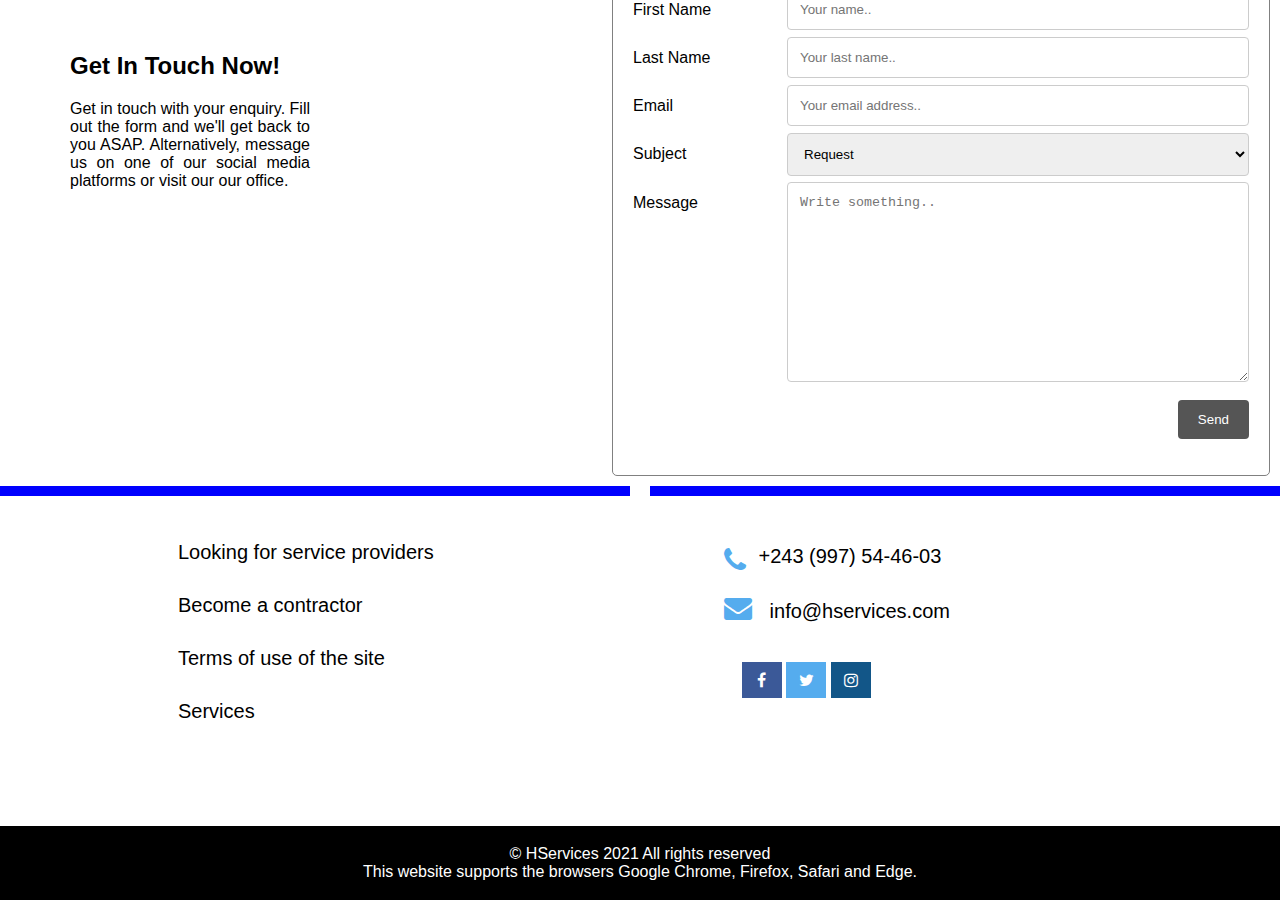
<file: HOME.html>
<! DOCTYPE html>
<html lang="en">
<head>
    <meta name="viewport" content="width=device-width, initial-scale=1.0">
    <meta charset="utf-8">
    <meta name="keywords" content="Household services, home services, cleaning, shopping, plumbing, hservices">
    <meta name="description" content="HServices - A platform where householder can find contractors for their problems and vice-versa">
    <title>HOME</title>
	<link rel="icon" type="image/x-icon" href="images/favicon.ico">
  
    <script  type="text/javascript" src="js/jquery.js" defer=""></script>
    
	<link rel="stylesheet" href="css/stylesheet.css">
	
	<link rel="stylesheet" href="https://cdnjs.cloudflare.com/ajax/libs/font-awesome/4.7.0/css/font-awesome.min.css">
    <link id="u-theme-google-font" rel="stylesheet" 
	href="https://fonts.googleapis.com/css?family=Roboto:100,100i,300,300i,400,400i,500,500i,700,700i,900,900i|Open+Sans:300,300i,400,400i,600,600i,700,700i,800,800i">
	<!-- <link rel="stylesheet" href="https://stackpath.bootstrapcdn.com/bootstrap/4.3.1/css/bootstrap.min.css" 
	integrity="sha384-ggOyR0iXCbMQv3Xipma34MD+dH/1fQ784/j6cY/iJTQUOhcWr7x9JvoRxT2MZw1T" crossorigin="anonymous"> -->
	
	<link rel="stylesheet"href="https://cdnjs.cloudflare.com/ajax/libs/animate.css/4.1.1/animate.min.css"/>
	
    <meta name="theme-color" content="#478ac9">
    <meta property="og:title" content="HOME">
    <meta property="og:type" content="website">
  </head>
  <body>

	<div class="header">
		<div class="logo">
			<a href="home.html"><img src="images/HSERVICES2.png" alt="logo"></a>
		</div>
		<div class="navbar">
			<div class="icon-bar" onclick="Show()">
		<i></i>
		<i></i>
		<i></i>
		</div>

			<ul id="nav-lists">
			<li class="close"><span onclick="Hide()">×</span></li>
			<li><a href="home.html">Home</a></li>
			<li><a href="customer.html">Customer</a></li>
			<li><a href="contractor.html">Contractor</a></li>
			<li><a href="about.html">About Us</a></li>
			<li><a href="login/multiuser/loginform.php" class="login">Login</a></li>
			</ul>
		</div>
		</div>
	<div class="image-block">
		
		<!-- <img src="images/jeshoots-com-__ZMnefoI3k-unsplash.jpg" style="width:100%"> -->
		<div class="centered">
		<h1>No need to worry</h1>
		<p>HServices will help you find a reliable contractor for any task in just five clicks</p>
		</div>
		<a class="image-btn" href="about.html" style="text-decoration: none;">Read More</a>
		
	</div>
	<div class="blankspace"></div>
	<h2 style="text-align: center;" class="animate__animated animate__zoomInDown"> Services</h2>
	<div class="services">
	<div class="row">
	<div class="column">
	<ul>
		<li><a href="#">General Cleaning</a></li>
		<li><a href="#">Window cleaning</a></li>
		<li><a href="#">Garbage removal</a></li>
		<li><a href="#">Corporative services</a></li>
	</ul>
	</div>
	<div class="column">
	<ul>
		<li><a href="#">Seamstress </a></li>
		<li><a href="#">Ironing</a></li>
		<li><a href="#">Dry cleaning</a></li>
		<li><a href="#">Cooking</a></li>
	</ul>
	</div>
	<div class="column">
	<ul>
		<li><a href="#">Animal care</a></li>
		<li><a href="#">Gardening </a></li>
		<li><a href="#">Plumbing</a></li>
		<li><a href="#">Electrician</a></li>
	</ul>
	</div>
	</div>
	<a href="customer.html" class="more-services">All services</a>
	</div>
	<div class="blankspace"></div>
	<div class="section-3">
	<div class="blankspace"></div>
	<h2 style="text-align: center;">More than 2,300,000 contractors<br>are ready to help you solve a wide variety of tasks</h2>
	<div class="container-1">
	<div class="row">
	<div class=" column card_section">
	<div class="card_img">
	<img src="images/payment.png">
	</div>
	<div class="card_info">
	<h4>Secure payment</h4>
	<p>When paying through our Risk-free Transaction, HServices will refund the money if something goes wrong</p>
	</div>
	</div>
	<div class=" column card_section">
	<div class="card_img">
	<img src="images/specialist.jpg">
	</div>
	<div class="card_info">
	<h4>Reliable contractors</h4>
	<p>All our contractors/service providers have confirmed their expertise with documents</p>
	</div>
	</div>
	<div class=" column card_section">
	<div class="card_img">
	<img src="images/review2.png">
	</div>
	<div class="card_info">
	<h4>Reviews</h4>
	<p>More than 1,000,000 customer reviews will help you choose the right contractor</p>
	</div>
	</div>
	
	</div>
	
	</div>
	<div class="blankspace"></div>
	</div>
	<div class="blankspace"></div>
	<div class="form-section">
	<div class="row-3">
	<div class="column-3 left-side">
	<div class="get-in-touch">
	<h2 class="animate__animated animate__swing"> Get In Touch Now! </h2>
	<p style="text-align: justify;">Get in touch with your enquiry. Fill out the form and we'll get back to you ASAP. Alternatively, message us on one of our social media platforms or visit our our office.</p>
	</div>
	</div>
	<div class="column-3 right-side">
		<div class="contact-form">
		<form onsubmit="validate()" action="send.php" method="post">
		
		<div class="row-4">
		<div class="col-25">
        <label for="fname">First Name</label>
		</div>
		<div class="col-75">
        <input type="text" id="fname" name="firstname" placeholder="Your name.." required />
		</div>
		</div>
		<div class="row-4">
		<div class="col-25">
        <label for="lname">Last Name</label>
		</div>
		<div class="col-75">
        <input type="text" id="lname" name="lastname" placeholder="Your last name.." required />
		</div>
		</div>
		<div class="row-4">
		<div class="col-25">
        <label for="email">Email</label>
		</div>
		<div class="col-75">
        <input type="text" id="email" name="email" placeholder="Your email address.." required />
		</div>
		</div>
		<div class="row-4">
		<div class="col-25">
        <label for="subject">Subject</label>
      </div>
		<div class="col-75">
        <select id="subject" name="subject">
          <option value="request">Request</option>
          <option value="registration">Registration</option>
          <option value="feedback">Feedback</option>
        </select>
      </div>
		</div>
		<div class="row-4">
		<div class="col-25">
        <label for="message">Message</label>
		</div>
      <div class="col-75">
        <textarea id="message" name="message" placeholder="Write something.." style="height:200px" required ></textarea>
      </div>
		</div>
		<br>
		
		<div class="row-4">
		<input type="submit" name="submit" value="Send">
		</div>
		</form>
		</div>
	</div>

	</div>
	<div class="separator">
  <span class="separator-text"></span>
</div>
	<div class="quick-links">
	<div class="row-2">
	<div class="links">
	<div class="column-2">
	<ul>
	<li><a href="about.html" target="_blank">Looking for service providers</a></li>
	<li><a href="contractor.html" target="_blank">Become a contractor</a></li>
	<li><a href="policy.html" target="_blank">Terms of use of the site</a></li>
	<li><a href="customer.html" target="_blank">Services</a></li>
	
	</ul>
	</div></div>
	<div class="contact-details">
	<div class="column-2">
	<div class="blankspace" id="id-123"></div>
	<i class="fa fa-phone" style="font-size: 28px; color: #55ACEE;"></i>
	<sup><a href="#" style="font-size: 20px; text-decoration: none; color: black;">+243 (997) 54-46-03</a></sup><br>
	<i class="fa fa-envelope" style="font-size:28px; color: #55ACEE;"></i> 
	<a href="mailto:info@hservices.com" style="font-size: 20px; text-decoration: none; color: black;"> &nbsp; info@hservices.com</a></sup>
	<div class="blankspace"></div>
	<div class="social-links">
	<a href="#" class="fa fa-facebook" style="margin-left:5%;"></a>
	<a href="#" class="fa fa-twitter"></a>
	<a href="#" class="fa fa-instagram"></a>
	
	</div>
	</div></div></div></div>
	<div class="blankspace" id="id-123"></div>
	
	
	<footer>
	<p> 
		© HServices 2021 All rights reserved<br>This website supports the browsers Google Chrome, Firefox, Safari and Edge.<span style="font-size: 1rem;"></span>
        </p>
	</footer>
	
	<script type="text/javascript" src="js/script.js"></script>
	</body>
	
</html>
</file>
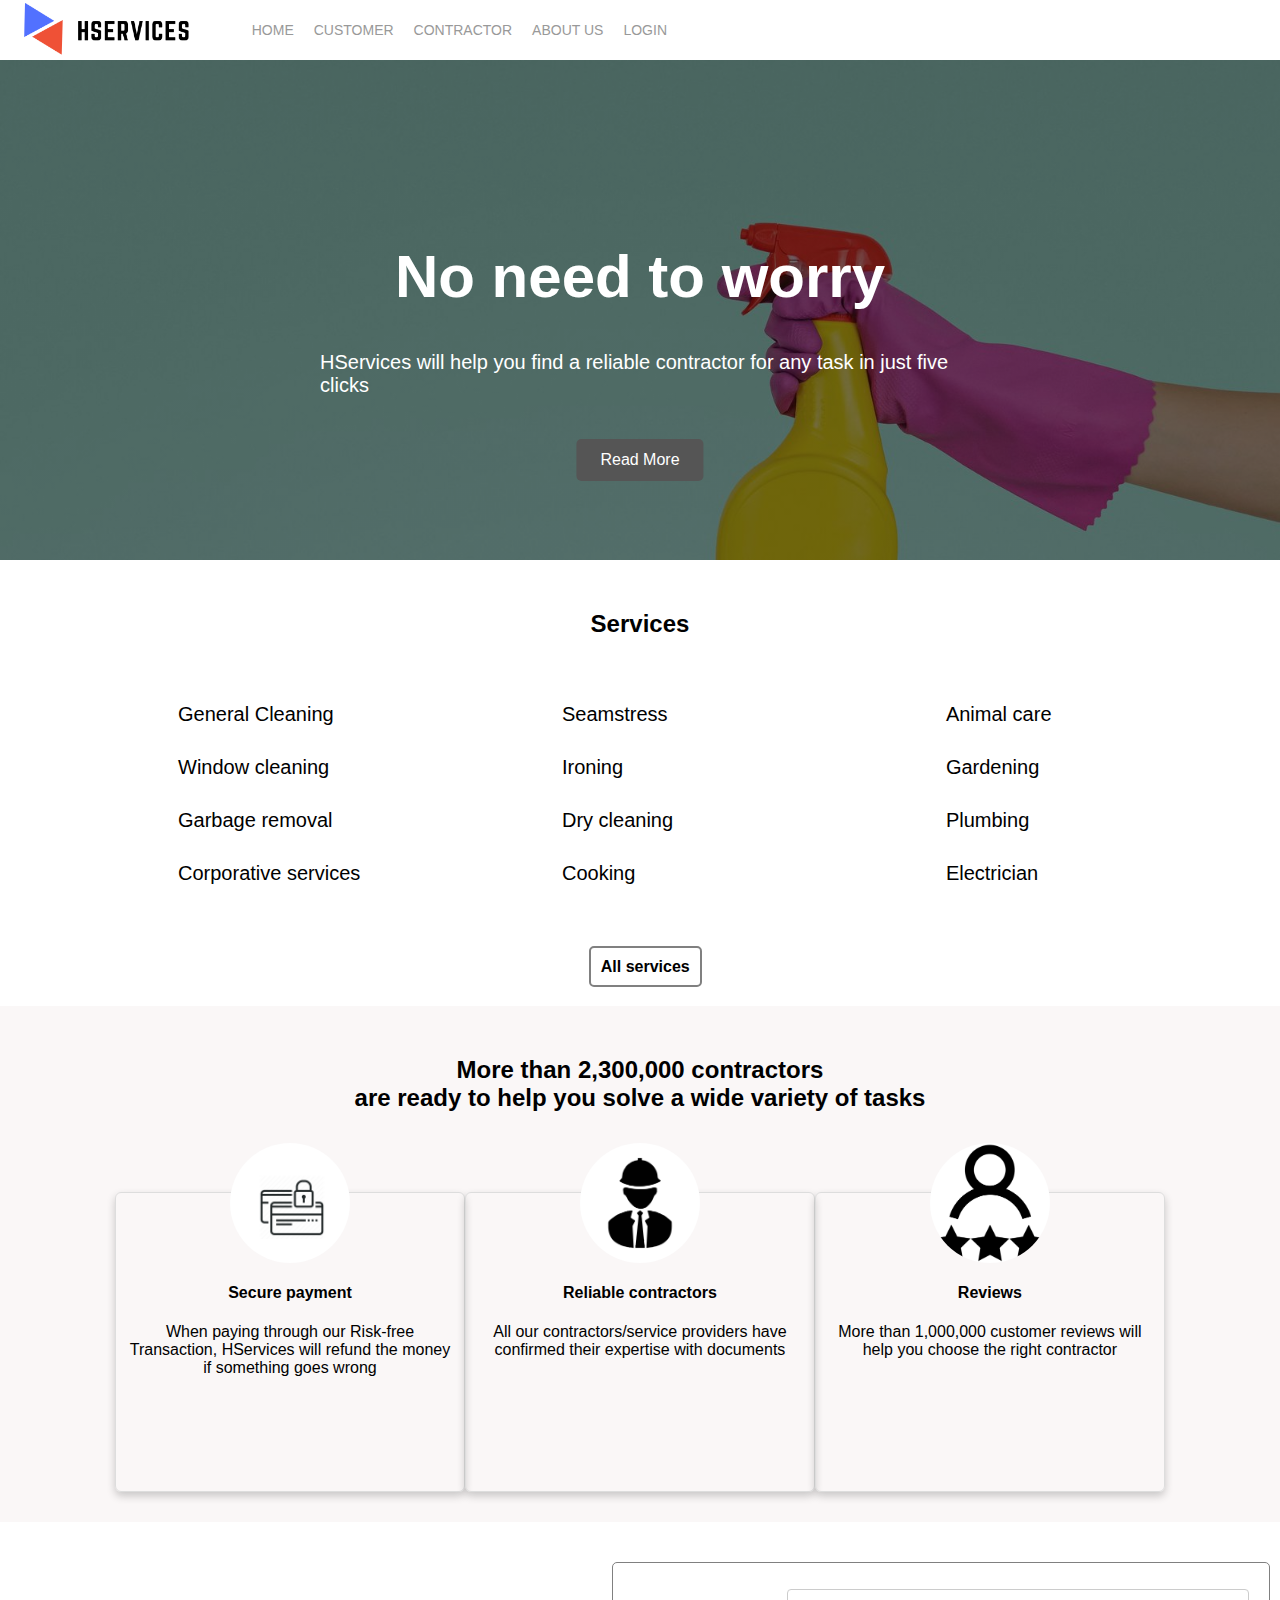
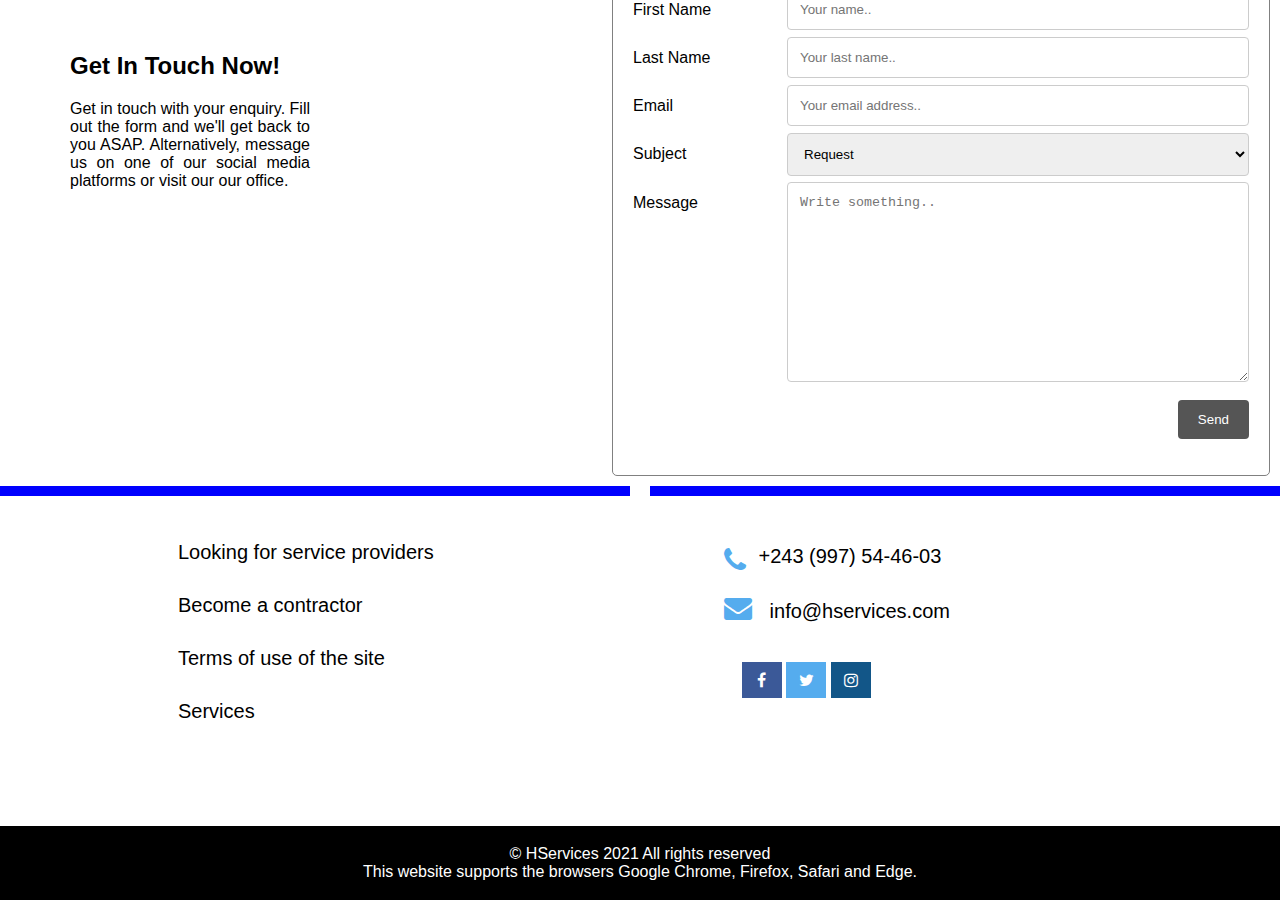
<file: home.html>
<! DOCTYPE html>
<html lang="en">
<head>
    <meta name="viewport" content="width=device-width, initial-scale=1.0">
    <meta charset="utf-8">
    <meta name="keywords" content="Household services, home services, cleaning, shopping, plumbing, hservices">
    <meta name="description" content="HServices - A platform where householder can find contractors for their problems and vice-versa">
    <title>HOME</title>
	<link rel="icon" type="image/x-icon" href="images/favicon.ico">
  
    <script  type="text/javascript" src="js/jquery.js" defer=""></script>
    
	<link rel="stylesheet" href="css/stylesheet.css">
	
	<link rel="stylesheet" href="https://cdnjs.cloudflare.com/ajax/libs/font-awesome/4.7.0/css/font-awesome.min.css">
    <link id="u-theme-google-font" rel="stylesheet" 
	href="https://fonts.googleapis.com/css?family=Roboto:100,100i,300,300i,400,400i,500,500i,700,700i,900,900i|Open+Sans:300,300i,400,400i,600,600i,700,700i,800,800i">
	<!-- <link rel="stylesheet" href="https://stackpath.bootstrapcdn.com/bootstrap/4.3.1/css/bootstrap.min.css" 
	integrity="sha384-ggOyR0iXCbMQv3Xipma34MD+dH/1fQ784/j6cY/iJTQUOhcWr7x9JvoRxT2MZw1T" crossorigin="anonymous"> -->
	
	<link rel="stylesheet"href="https://cdnjs.cloudflare.com/ajax/libs/animate.css/4.1.1/animate.min.css"/>
	
    <meta name="theme-color" content="#478ac9">
    <meta property="og:title" content="HOME">
    <meta property="og:type" content="website">
  </head>
  <body>

	<div class="header">
		<div class="logo">
			<a href="home.html"><img src="images/HSERVICES2.png" alt="logo"></a>
		</div>
		<div class="navbar">
			<div class="icon-bar" onclick="Show()">
		<i></i>
		<i></i>
		<i></i>
		</div>

			<ul id="nav-lists">
			<li class="close"><span onclick="Hide()">×</span></li>
			<li><a href="home.html">Home</a></li>
			<li><a href="customer.html">Customer</a></li>
			<li><a href="contractor.html">Contractor</a></li>
			<li><a href="about.html">About Us</a></li>
			<li><a href="login/multiuser/loginform.php" class="login">Login</a></li>
			</ul>
		</div>
		</div>
	<div class="image-block">
		
		<!-- <img src="images/jeshoots-com-__ZMnefoI3k-unsplash.jpg" style="width:100%"> -->
		<div class="centered">
		<h1>No need to worry</h1>
		<p>HServices will help you find a reliable contractor for any task in just five clicks</p>
		</div>
		<a class="image-btn" href="about.html" style="text-decoration: none;">Read More</a>
		
	</div>
	<div class="blankspace"></div>
	<h2 style="text-align: center;" class="animate__animated animate__zoomInDown"> Services</h2>
	<div class="services">
	<div class="row">
	<div class="column">
	<ul>
		<li><a href="#">General Cleaning</a></li>
		<li><a href="#">Window cleaning</a></li>
		<li><a href="#">Garbage removal</a></li>
		<li><a href="#">Corporative services</a></li>
	</ul>
	</div>
	<div class="column">
	<ul>
		<li><a href="#">Seamstress </a></li>
		<li><a href="#">Ironing</a></li>
		<li><a href="#">Dry cleaning</a></li>
		<li><a href="#">Cooking</a></li>
	</ul>
	</div>
	<div class="column">
	<ul>
		<li><a href="#">Animal care</a></li>
		<li><a href="#">Gardening </a></li>
		<li><a href="#">Plumbing</a></li>
		<li><a href="#">Electrician</a></li>
	</ul>
	</div>
	</div>
	<a href="customer.html" class="more-services">All services</a>
	</div>
	<div class="blankspace"></div>
	<div class="section-3">
	<div class="blankspace"></div>
	<h2 style="text-align: center;">More than 2,300,000 contractors<br>are ready to help you solve a wide variety of tasks</h2>
	<div class="container-1">
	<div class="row">
	<div class=" column card_section">
	<div class="card_img">
	<img src="images/payment.png">
	</div>
	<div class="card_info">
	<h4>Secure payment</h4>
	<p>When paying through our Risk-free Transaction, HServices will refund the money if something goes wrong</p>
	</div>
	</div>
	<div class=" column card_section">
	<div class="card_img">
	<img src="images/specialist.jpg">
	</div>
	<div class="card_info">
	<h4>Reliable contractors</h4>
	<p>All our contractors/service providers have confirmed their expertise with documents</p>
	</div>
	</div>
	<div class=" column card_section">
	<div class="card_img">
	<img src="images/review2.png">
	</div>
	<div class="card_info">
	<h4>Reviews</h4>
	<p>More than 1,000,000 customer reviews will help you choose the right contractor</p>
	</div>
	</div>
	
	</div>
	
	</div>
	<div class="blankspace"></div>
	</div>
	<div class="blankspace"></div>
	<div class="form-section">
	<div class="row-3">
	<div class="column-3 left-side">
	<div class="get-in-touch">
	<h2 class="animate__animated animate__swing"> Get In Touch Now! </h2>
	<p style="text-align: justify;">Get in touch with your enquiry. Fill out the form and we'll get back to you ASAP. Alternatively, message us on one of our social media platforms or visit our our office.</p>
	</div>
	</div>
	<div class="column-3 right-side">
		<div class="contact-form">
		<form onsubmit="validate()" action="send.php" method="post">
		
		<div class="row-4">
		<div class="col-25">
        <label for="fname">First Name</label>
		</div>
		<div class="col-75">
        <input type="text" id="fname" name="firstname" placeholder="Your name.." required />
		</div>
		</div>
		<div class="row-4">
		<div class="col-25">
        <label for="lname">Last Name</label>
		</div>
		<div class="col-75">
        <input type="text" id="lname" name="lastname" placeholder="Your last name.." required />
		</div>
		</div>
		<div class="row-4">
		<div class="col-25">
        <label for="email">Email</label>
		</div>
		<div class="col-75">
        <input type="text" id="email" name="email" placeholder="Your email address.." required />
		</div>
		</div>
		<div class="row-4">
		<div class="col-25">
        <label for="subject">Subject</label>
      </div>
		<div class="col-75">
        <select id="subject" name="subject">
          <option value="request">Request</option>
          <option value="registration">Registration</option>
          <option value="feedback">Feedback</option>
        </select>
      </div>
		</div>
		<div class="row-4">
		<div class="col-25">
        <label for="message">Message</label>
		</div>
      <div class="col-75">
        <textarea id="message" name="message" placeholder="Write something.." style="height:200px" required ></textarea>
      </div>
		</div>
		<br>
		
		<div class="row-4">
		<input type="submit" name="submit" value="Send">
		</div>
		</form>
		</div>
	</div>

	</div>
	<div class="separator">
  <span class="separator-text"></span>
</div>
	<div class="quick-links">
	<div class="row-2">
	<div class="links">
	<div class="column-2">
	<ul>
	<li><a href="about.html" target="_blank">Looking for service providers</a></li>
	<li><a href="contractor.html" target="_blank">Become a contractor</a></li>
	<li><a href="policy.html" target="_blank">Terms of use of the site</a></li>
	<li><a href="customer.html" target="_blank">Services</a></li>
	
	</ul>
	</div></div>
	<div class="contact-details">
	<div class="column-2">
	<div class="blankspace" id="id-123"></div>
	<i class="fa fa-phone" style="font-size: 28px; color: #55ACEE;"></i>
	<sup><a href="#" style="font-size: 20px; text-decoration: none; color: black;">+243 (997) 54-46-03</a></sup><br>
	<i class="fa fa-envelope" style="font-size:28px; color: #55ACEE;"></i> 
	<a href="mailto:info@hservices.com" style="font-size: 20px; text-decoration: none; color: black;"> &nbsp; info@hservices.com</a></sup>
	<div class="blankspace"></div>
	<div class="social-links">
	<a href="#" class="fa fa-facebook" style="margin-left:5%;"></a>
	<a href="#" class="fa fa-twitter"></a>
	<a href="#" class="fa fa-instagram"></a>
	
	</div>
	</div></div></div></div>
	<div class="blankspace" id="id-123"></div>
	
	
	<footer>
	<p> 
		© HServices 2021 All rights reserved<br>This website supports the browsers Google Chrome, Firefox, Safari and Edge.<span style="font-size: 1rem;"></span>
        </p>
	</footer>
	
	<script type="text/javascript" src="js/script.js"></script>
	</body>
	
</html>
</file>
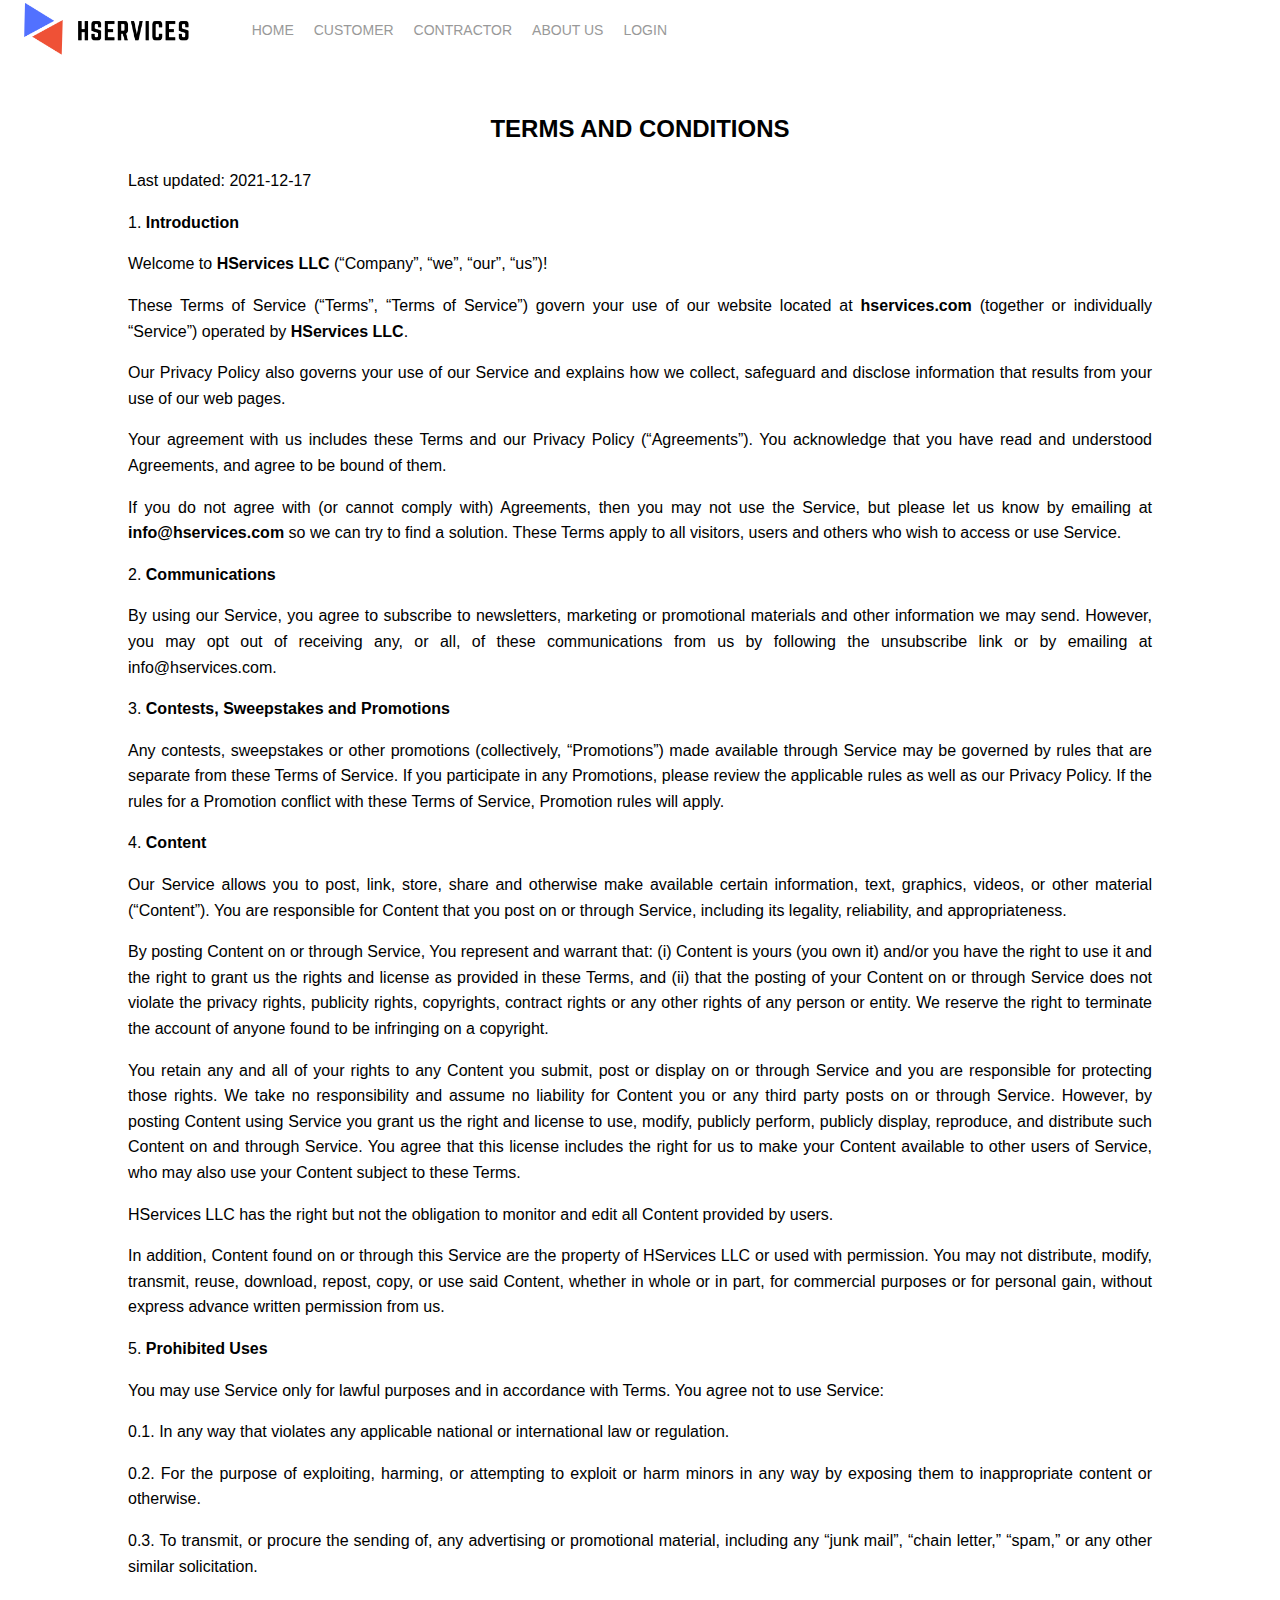
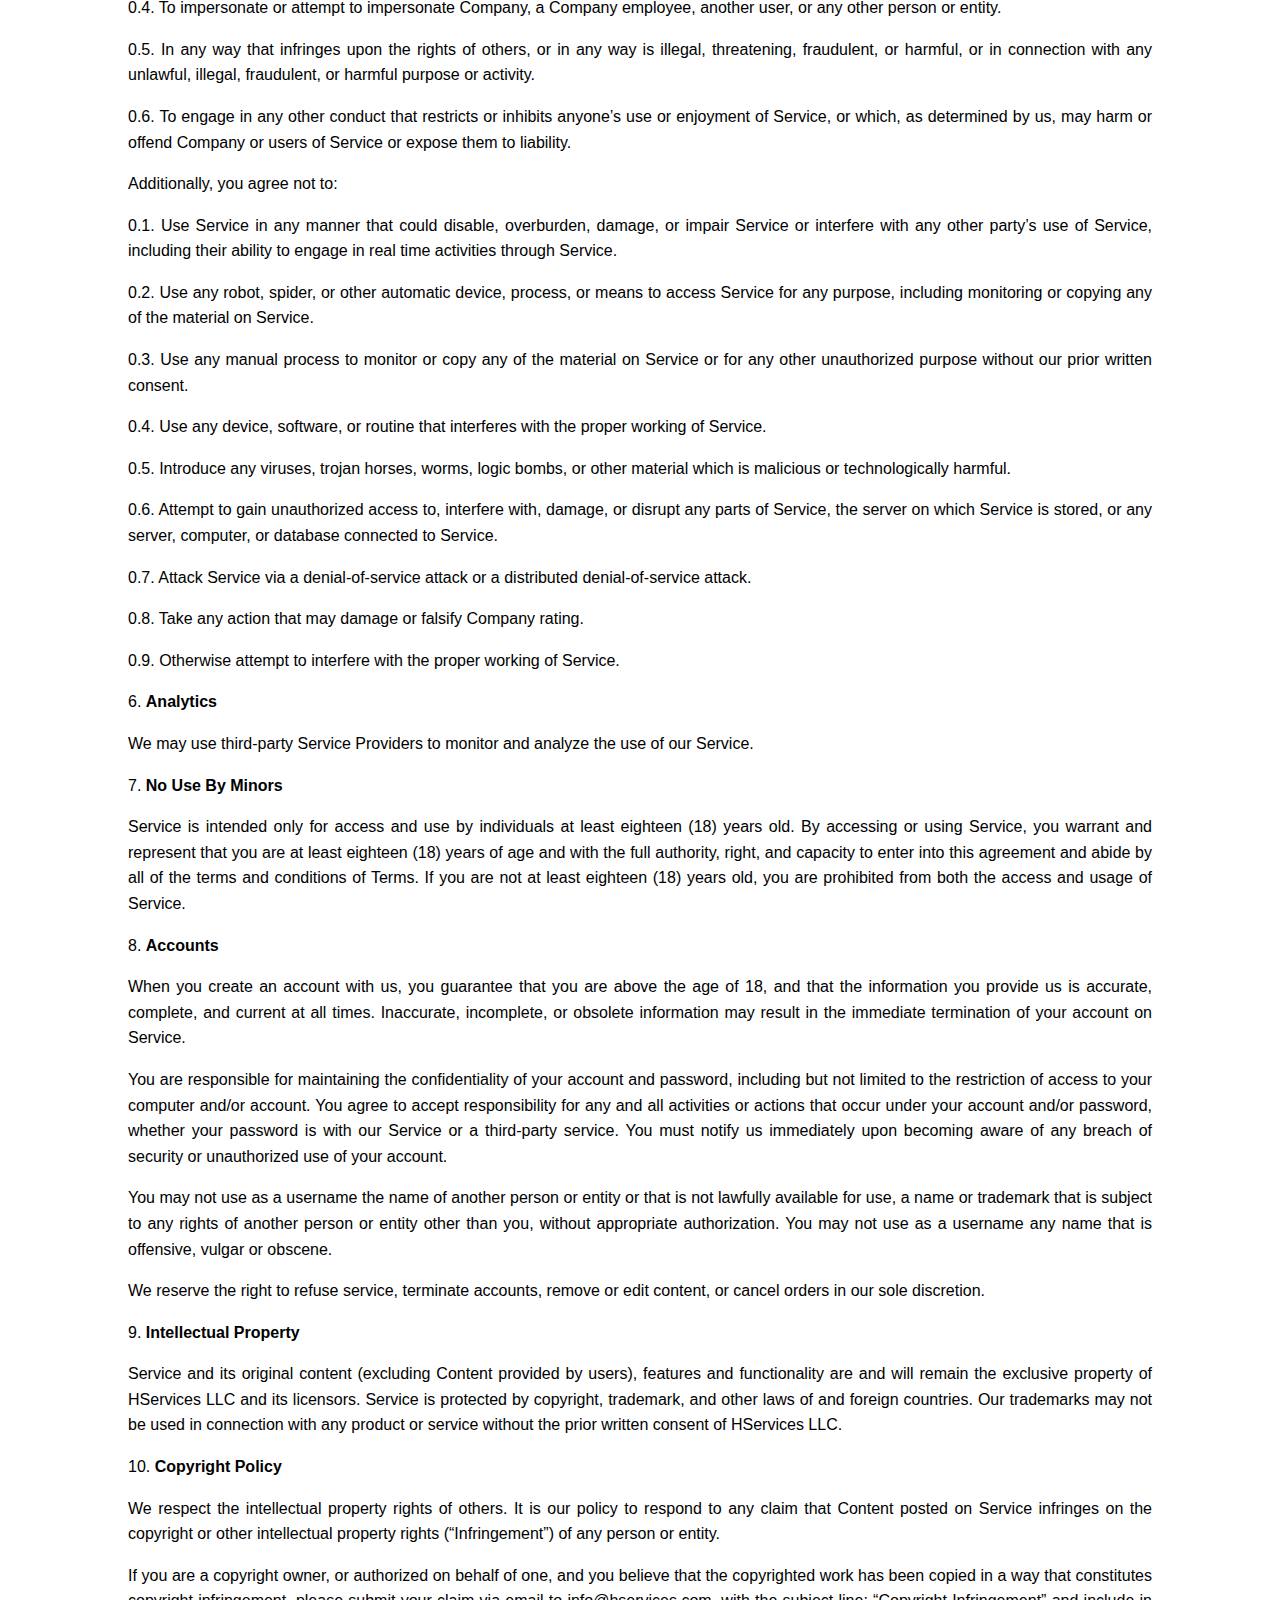
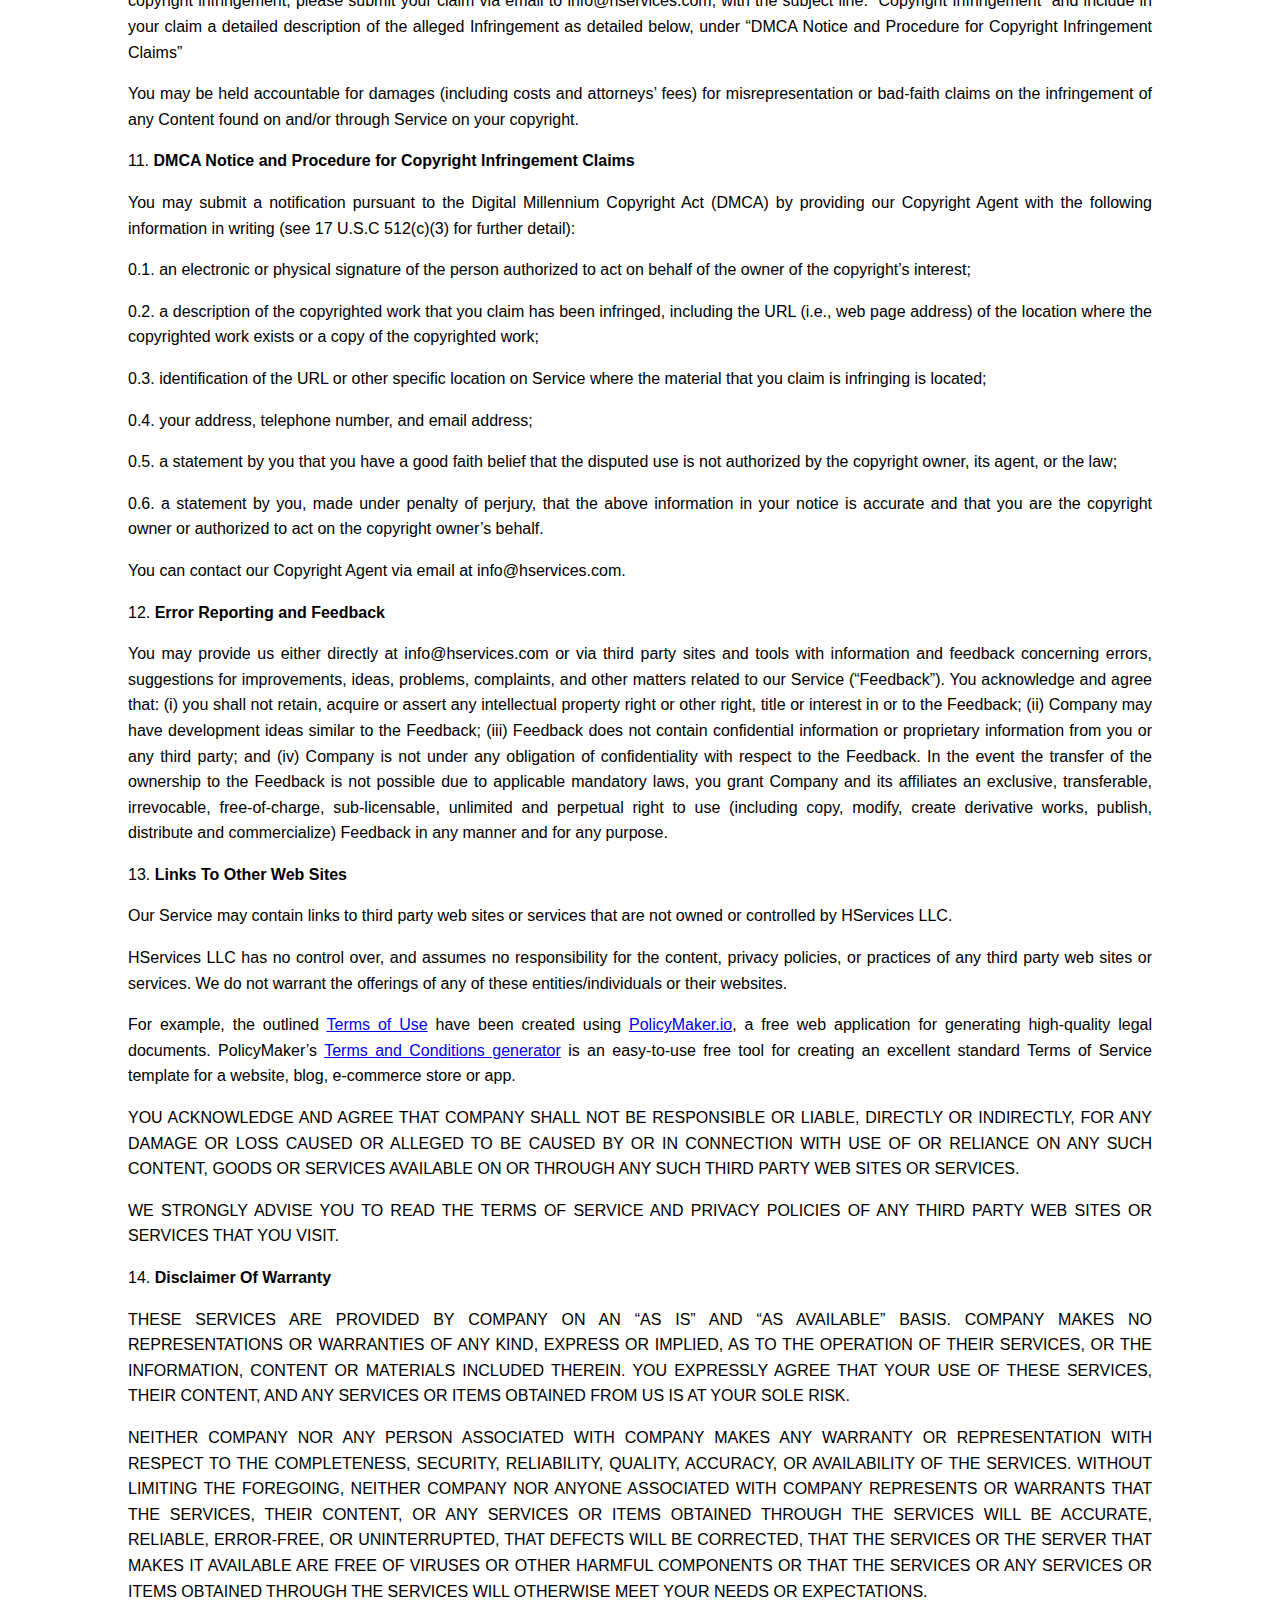
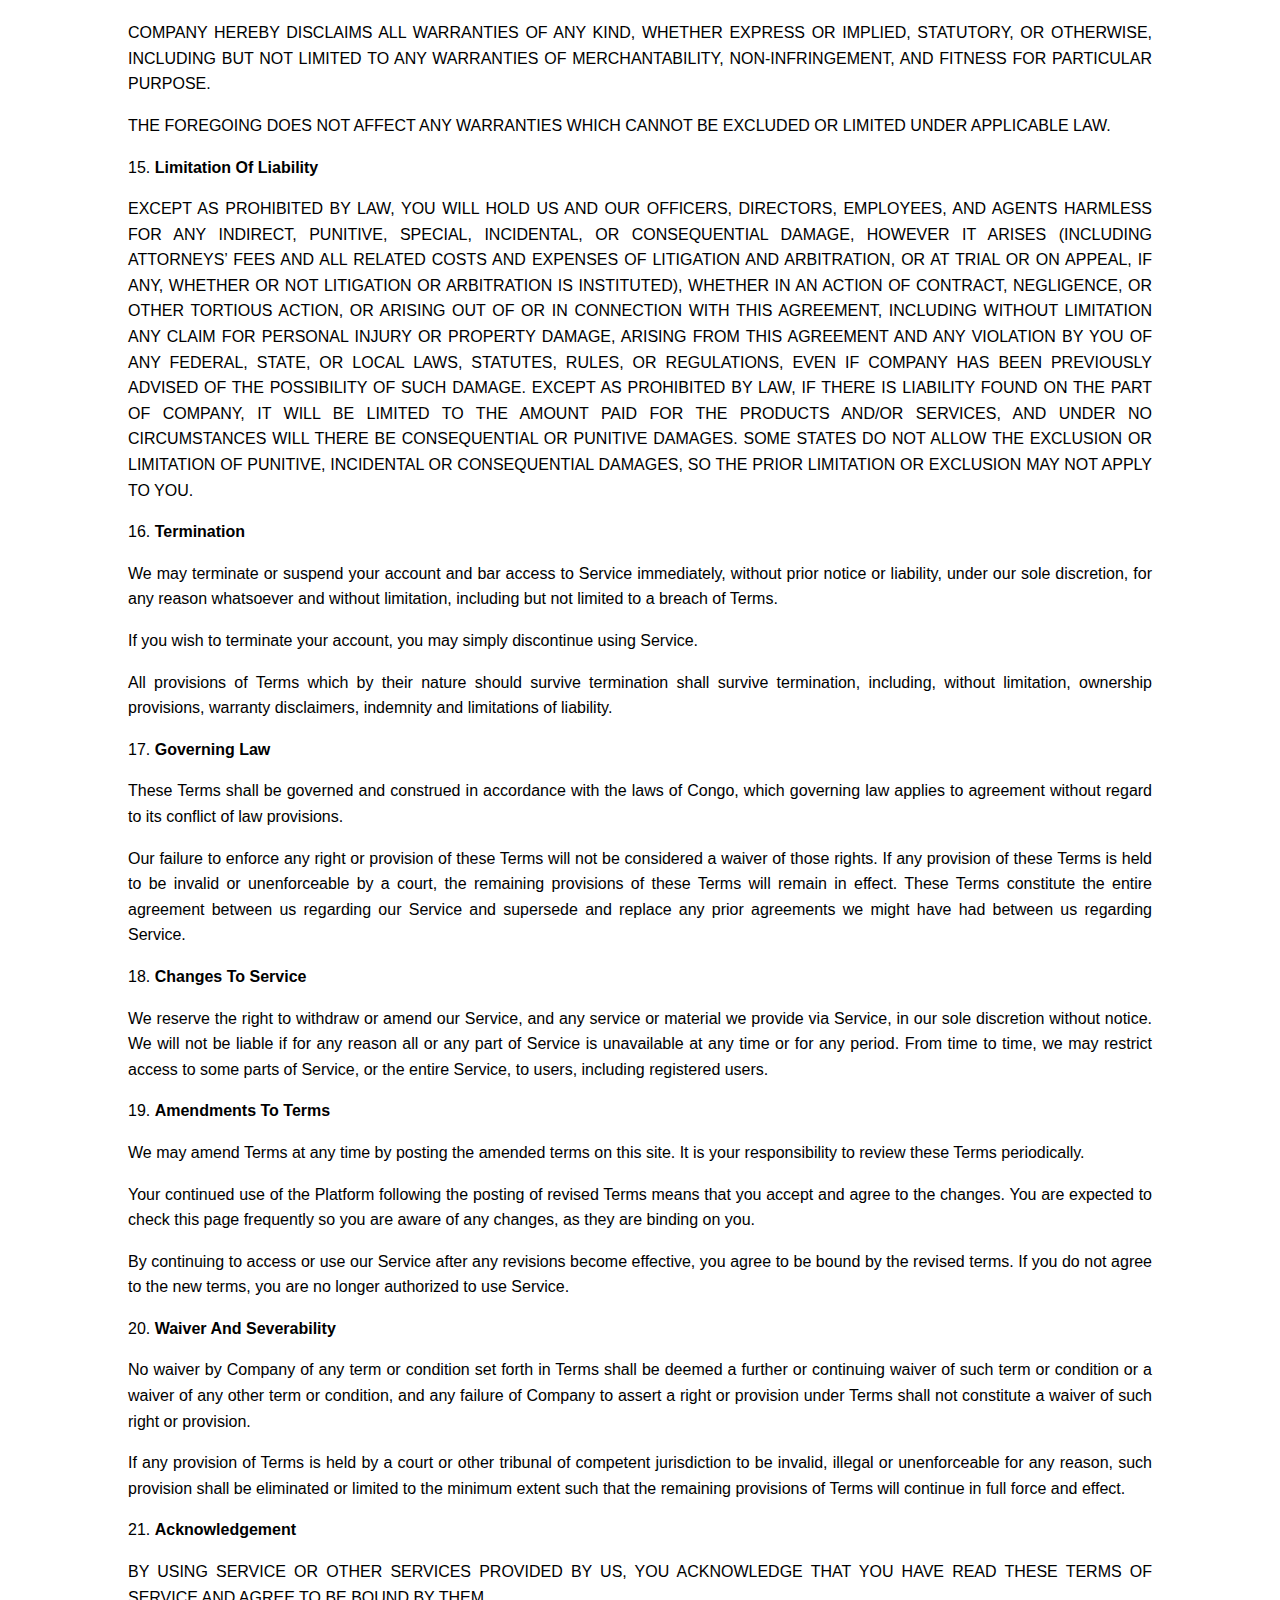
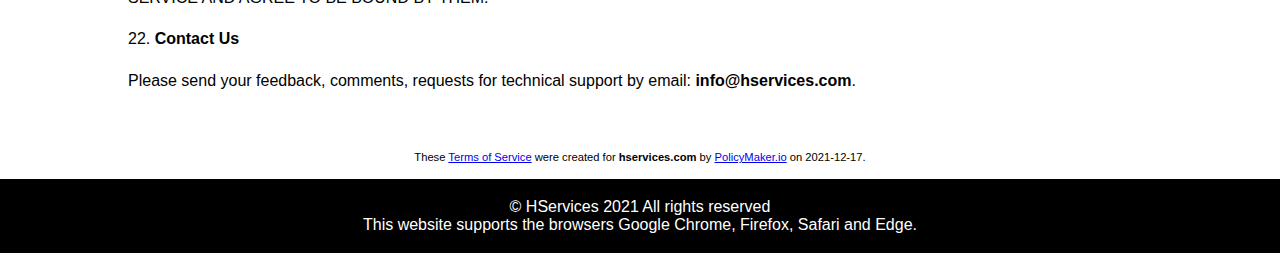
<file: policy.html>
<! DOCTYPE html>
<html lang="en">
<head>
    <meta name="viewport" content="width=device-width, initial-scale=1.0">
    <meta charset="utf-8">
    <meta name="keywords" content="Household services, home services, cleaning, shopping, plumbing, hservices">
    <meta name="description" content="HServices - A platform where householder can find contractors for their problems and vice-versa">
    <title>Terms and conditions</title>
	<link rel="icon" type="image/x-icon" href="images/favicon.ico">
  
    <script  type="text/javascript" src="js/jquery.js" defer=""></script>
    
	<link rel="stylesheet" href="css/stylesheet.css">
	<link rel="stylesheet" href="css/policy.css">
	
	<link rel="stylesheet" href="https://cdnjs.cloudflare.com/ajax/libs/font-awesome/4.7.0/css/font-awesome.min.css">
    <link id="u-theme-google-font" rel="stylesheet" 
	href="https://fonts.googleapis.com/css?family=Roboto:100,100i,300,300i,400,400i,500,500i,700,700i,900,900i|Open+Sans:300,300i,400,400i,600,600i,700,700i,800,800i">
	<!-- <link rel="stylesheet" href="https://stackpath.bootstrapcdn.com/bootstrap/4.3.1/css/bootstrap.min.css" 
	integrity="sha384-ggOyR0iXCbMQv3Xipma34MD+dH/1fQ784/j6cY/iJTQUOhcWr7x9JvoRxT2MZw1T" crossorigin="anonymous"> -->
	
	<link rel="stylesheet"href="https://cdnjs.cloudflare.com/ajax/libs/animate.css/4.1.1/animate.min.css"/>
	
    <meta name="theme-color" content="#478ac9">
    <meta property="og:title" content="HOME">
    <meta property="og:type" content="website">
  </head>
  <body>
  <div class="header">
		<div class="logo">
			<a href="home.html"><img src="images/HSERVICES2.png" alt="logo"></a>
		</div>
		<div class="navbar">
			<div class="icon-bar" onclick="Show()">
		<i></i>
		<i></i>
		<i></i>
		</div>

			<ul id="nav-lists">
			<li class="close"><span onclick="Hide()">×</span></li>
			<li><a href="home.html">Home</a></li>
			<li><a href="customer.html">Customer</a></li>
			<li><a href="contractor.html">Contractor</a></li>
			<li><a href="about.html">About Us</a></li>
			<li><a href="login/multiuser/loginform.php" class="login">Login</a></li>
			</ul>
		</div>
		</div>
	
	<div class="blankspace"></div>
  <div class="content">
<h2 style="text-align: center;"><b>TERMS AND CONDITIONS</b></h2>
<p>Last updated: 2021-12-17</p>
<p>1. <b>Introduction</b></p>
<p>Welcome to <b>HServices LLC</b> (“Company”, “we”, “our”, “us”)!</p>
<p>These Terms of Service (“Terms”, “Terms of Service”) govern your use of our website located at <b>hservices.com</b> (together or individually “Service”) operated by <b>HServices LLC</b>.</p>
<p>Our Privacy Policy also governs your use of our Service and explains how we collect, safeguard and disclose information that results from your use of our web pages.</p>
<p>Your agreement with us includes these Terms and our Privacy Policy (“Agreements”). You acknowledge that you have read and understood Agreements, and agree to be bound of them.</p>
<p>If you do not agree with (or cannot comply with) Agreements, then you may not use the Service, but please let us know by emailing at <b>info@hservices.com</b> so we can try to find a solution. These Terms apply to all visitors, users and others who wish to access or use Service.</p>
<p>2. <b>Communications</b></p>
<p>By using our Service, you agree to subscribe to newsletters, marketing or promotional materials and other information we may send. However, you may opt out of receiving any, or all, of these communications from us by following the unsubscribe link or by emailing at info@hservices.com.</p>

<p>3. <b>Contests, Sweepstakes and Promotions</b></p>
<p>Any contests, sweepstakes or other promotions (collectively, “Promotions”) made available through Service may be governed by rules that are separate from these Terms of Service. If you participate in any Promotions, please review the applicable rules as well as our Privacy Policy. If the rules for a Promotion conflict with these Terms of Service, Promotion rules will apply.</p>


<p>4. <b>Content</b></p><p>Our Service allows you to post, link, store, share and otherwise make available certain information, text, graphics, videos, or other material (“Content”). You are responsible for Content that you post on or through Service, including its legality, reliability, and appropriateness.</p><p>By posting Content on or through Service, You represent and warrant that: (i) Content is yours (you own it) and/or you have the right to use it and the right to grant us the rights and license as provided in these Terms, and (ii) that the posting of your Content on or through Service does not violate the privacy rights, publicity rights, copyrights, contract rights or any other rights of any person or entity. We reserve the right to terminate the account of anyone found to be infringing on a copyright.</p><p>You retain any and all of your rights to any Content you submit, post or display on or through Service and you are responsible for protecting those rights. We take no responsibility and assume no liability for Content you or any third party posts on or through Service. However, by posting Content using Service you grant us the right and license to use, modify, publicly perform, publicly display, reproduce, and distribute such Content on and through Service. You agree that this license includes the right for us to make your Content available to other users of Service, who may also use your Content subject to these Terms.</p><p>HServices LLC has the right but not the obligation to monitor and edit all Content provided by users.</p><p>In addition, Content found on or through this Service are the property of HServices LLC or used with permission. You may not distribute, modify, transmit, reuse, download, repost, copy, or use said Content, whether in whole or in part, for commercial purposes or for personal gain, without express advance written permission from us.</p>
<p>5. <b>Prohibited Uses</b></p>
<p>You may use Service only for lawful purposes and in accordance with Terms. You agree not to use Service:</p>
<p>0.1. In any way that violates any applicable national or international law or regulation.</p>
<p>0.2. For the purpose of exploiting, harming, or attempting to exploit or harm minors in any way by exposing them to inappropriate content or otherwise.</p>
<p>0.3. To transmit, or procure the sending of, any advertising or promotional material, including any “junk mail”, “chain letter,” “spam,” or any other similar solicitation.</p>
<p>0.4. To impersonate or attempt to impersonate Company, a Company employee, another user, or any other person or entity.</p>
<p>0.5. In any way that infringes upon the rights of others, or in any way is illegal, threatening, fraudulent, or harmful, or in connection with any unlawful, illegal, fraudulent, or harmful purpose or activity.</p>
<p>0.6. To engage in any other conduct that restricts or inhibits anyone’s use or enjoyment of Service, or which, as determined by us, may harm or offend Company or users of Service or expose them to liability.</p>
<p>Additionally, you agree not to:</p>
<p>0.1. Use Service in any manner that could disable, overburden, damage, or impair Service or interfere with any other party’s use of Service, including their ability to engage in real time activities through Service.</p>
<p>0.2. Use any robot, spider, or other automatic device, process, or means to access Service for any purpose, including monitoring or copying any of the material on Service.</p>
<p>0.3. Use any manual process to monitor or copy any of the material on Service or for any other unauthorized purpose without our prior written consent.</p>
<p>0.4. Use any device, software, or routine that interferes with the proper working of Service.</p>
<p>0.5. Introduce any viruses, trojan horses, worms, logic bombs, or other material which is malicious or technologically harmful.</p>
<p>0.6. Attempt to gain unauthorized access to, interfere with, damage, or disrupt any parts of Service, the server on which Service is stored, or any server, computer, or database connected to Service.</p>
<p>0.7. Attack Service via a denial-of-service attack or a distributed denial-of-service attack.</p>
<p>0.8. Take any action that may damage or falsify Company rating.</p>
<p>0.9. Otherwise attempt to interfere with the proper working of Service.</p>
<p>6. <b>Analytics</b></p>
<p>We may use third-party Service Providers to monitor and analyze the use of our Service.</p>
<p>7. <b>No Use By Minors</b></p>
<p>Service is intended only for access and use by individuals at least eighteen (18) years old. By accessing or using Service, you warrant and represent that you are at least eighteen (18) years of age and with the full authority, right, and capacity to enter into this agreement and abide by all of the terms and conditions of Terms. If you are not at least eighteen (18) years old, you are prohibited from both the access and usage of Service.</p>
<p>8. <b>Accounts</b></p><p>When you create an account with us, you guarantee that you are above the age of 18, and that the information you provide us is accurate, complete, and current at all times. Inaccurate, incomplete, or obsolete information may result in the immediate termination of your account on Service.</p><p>You are responsible for maintaining the confidentiality of your account and password, including but not limited to the restriction of access to your computer and/or account. You agree to accept responsibility for any and all activities or actions that occur under your account and/or password, whether your password is with our Service or a third-party service. You must notify us immediately upon becoming aware of any breach of security or unauthorized use of your account.</p><p>You may not use as a username the name of another person or entity or that is not lawfully available for use, a name or trademark that is subject to any rights of another person or entity other than you, without appropriate authorization. You may not use as a username any name that is offensive, vulgar or obscene.</p><p>We reserve the right to refuse service, terminate accounts, remove or edit content, or cancel orders in our sole discretion.</p>
<p>9. <b>Intellectual Property</b></p>
<p>Service and its original content (excluding Content provided by users), features and functionality are and will remain the exclusive property of HServices LLC and its licensors. Service is protected by copyright, trademark, and other laws of  and foreign countries. Our trademarks may not be used in connection with any product or service without the prior written consent of HServices LLC.</p>
<p>10. <b>Copyright Policy</b></p>
<p>We respect the intellectual property rights of others. It is our policy to respond to any claim that Content posted on Service infringes on the copyright or other intellectual property rights (“Infringement”) of any person or entity.</p>
<p>If you are a copyright owner, or authorized on behalf of one, and you believe that the copyrighted work has been copied in a way that constitutes copyright infringement, please submit your claim via email to info@hservices.com, with the subject line: “Copyright Infringement” and include in your claim a detailed description of the alleged Infringement as detailed below, under “DMCA Notice and Procedure for Copyright Infringement Claims”</p>
<p>You may be held accountable for damages (including costs and attorneys’ fees) for misrepresentation or bad-faith claims on the infringement of any Content found on and/or through Service on your copyright.</p>
<p>11. <b>DMCA Notice and Procedure for Copyright Infringement Claims</b></p>
<p>You may submit a notification pursuant to the Digital Millennium Copyright Act (DMCA) by providing our Copyright Agent with the following information in writing (see 17 U.S.C 512(c)(3) for further detail):</p>
<p>0.1. an electronic or physical signature of the person authorized to act on behalf of the owner of the copyright’s interest;</p>
<p>0.2. a description of the copyrighted work that you claim has been infringed, including the URL (i.e., web page address) of the location where the copyrighted work exists or a copy of the copyrighted work;</p>
<p>0.3. identification of the URL or other specific location on Service where the material that you claim is infringing is located;</p>
<p>0.4. your address, telephone number, and email address;</p>
<p>0.5. a statement by you that you have a good faith belief that the disputed use is not authorized by the copyright owner, its agent, or the law;</p>
<p>0.6. a statement by you, made under penalty of perjury, that the above information in your notice is accurate and that you are the copyright owner or authorized to act on the copyright owner’s behalf.</p>
<p>You can contact our Copyright Agent via email at info@hservices.com.</p>
<p>12. <b>Error Reporting and Feedback</b></p>
<p>You may provide us either directly at info@hservices.com or via third party sites and tools with information and feedback concerning errors, suggestions for improvements, ideas, problems, complaints, and other matters related to our Service (“Feedback”). You acknowledge and agree that: (i) you shall not retain, acquire or assert any intellectual property right or other right, title or interest in or to the Feedback; (ii) Company may have development ideas similar to the Feedback; (iii) Feedback does not contain confidential information or proprietary information from you or any third party; and (iv) Company is not under any obligation of confidentiality with respect to the Feedback. In the event the transfer of the ownership to the Feedback is not possible due to applicable mandatory laws, you grant Company and its affiliates an exclusive, transferable, irrevocable, free-of-charge, sub-licensable, unlimited and perpetual right to use (including copy, modify, create derivative works, publish, distribute and commercialize) Feedback in any manner and for any purpose.</p>
<p>13. <b>Links To Other Web Sites</b></p>
<p>Our Service may contain links to third party web sites or services that are not owned or controlled by HServices LLC.</p>
<p>HServices LLC has no control over, and assumes no responsibility for the content, privacy policies, or practices of any third party web sites or services. We do not warrant the offerings of any of these entities/individuals or their websites.</p>
<p>For example, the outlined <a href="https://policymaker.io/terms-and-conditions/">Terms of Use</a> have been created using <a href="https://policymaker.io/">PolicyMaker.io</a>, a free web application for generating high-quality legal documents. PolicyMaker’s <a href="https://policymaker.io/terms-and-conditions/">Terms and Conditions generator</a> is an easy-to-use free tool for creating an excellent standard Terms of Service template for a website, blog, e-commerce store or app.</p>
<p>YOU ACKNOWLEDGE AND AGREE THAT COMPANY SHALL NOT BE RESPONSIBLE OR LIABLE, DIRECTLY OR INDIRECTLY, FOR ANY DAMAGE OR LOSS CAUSED OR ALLEGED TO BE CAUSED BY OR IN CONNECTION WITH USE OF OR RELIANCE ON ANY SUCH CONTENT, GOODS OR SERVICES AVAILABLE ON OR THROUGH ANY SUCH THIRD PARTY WEB SITES OR SERVICES.</p>
<p>WE STRONGLY ADVISE YOU TO READ THE TERMS OF SERVICE AND PRIVACY POLICIES OF ANY THIRD PARTY WEB SITES OR SERVICES THAT YOU VISIT.</p>
<p>14. <b>Disclaimer Of Warranty</b></p>
<p>THESE SERVICES ARE PROVIDED BY COMPANY ON AN “AS IS” AND “AS AVAILABLE” BASIS. COMPANY MAKES NO REPRESENTATIONS OR WARRANTIES OF ANY KIND, EXPRESS OR IMPLIED, AS TO THE OPERATION OF THEIR SERVICES, OR THE INFORMATION, CONTENT OR MATERIALS INCLUDED THEREIN. YOU EXPRESSLY AGREE THAT YOUR USE OF THESE SERVICES, THEIR CONTENT, AND ANY SERVICES OR ITEMS OBTAINED FROM US IS AT YOUR SOLE RISK.</p>
<p>NEITHER COMPANY NOR ANY PERSON ASSOCIATED WITH COMPANY MAKES ANY WARRANTY OR REPRESENTATION WITH RESPECT TO THE COMPLETENESS, SECURITY, RELIABILITY, QUALITY, ACCURACY, OR AVAILABILITY OF THE SERVICES. WITHOUT LIMITING THE FOREGOING, NEITHER COMPANY NOR ANYONE ASSOCIATED WITH COMPANY REPRESENTS OR WARRANTS THAT THE SERVICES, THEIR CONTENT, OR ANY SERVICES OR ITEMS OBTAINED THROUGH THE SERVICES WILL BE ACCURATE, RELIABLE, ERROR-FREE, OR UNINTERRUPTED, THAT DEFECTS WILL BE CORRECTED, THAT THE SERVICES OR THE SERVER THAT MAKES IT AVAILABLE ARE FREE OF VIRUSES OR OTHER HARMFUL COMPONENTS OR THAT THE SERVICES OR ANY SERVICES OR ITEMS OBTAINED THROUGH THE SERVICES WILL OTHERWISE MEET YOUR NEEDS OR EXPECTATIONS.</p>
<p>COMPANY HEREBY DISCLAIMS ALL WARRANTIES OF ANY KIND, WHETHER EXPRESS OR IMPLIED, STATUTORY, OR OTHERWISE, INCLUDING BUT NOT LIMITED TO ANY WARRANTIES OF MERCHANTABILITY, NON-INFRINGEMENT, AND FITNESS FOR PARTICULAR PURPOSE.</p>
<p>THE FOREGOING DOES NOT AFFECT ANY WARRANTIES WHICH CANNOT BE EXCLUDED OR LIMITED UNDER APPLICABLE LAW.</p>
<p>15. <b>Limitation Of Liability</b></p>
<p>EXCEPT AS PROHIBITED BY LAW, YOU WILL HOLD US AND OUR OFFICERS, DIRECTORS, EMPLOYEES, AND AGENTS HARMLESS FOR ANY INDIRECT, PUNITIVE, SPECIAL, INCIDENTAL, OR CONSEQUENTIAL DAMAGE, HOWEVER IT ARISES (INCLUDING ATTORNEYS’ FEES AND ALL RELATED COSTS AND EXPENSES OF LITIGATION AND ARBITRATION, OR AT TRIAL OR ON APPEAL, IF ANY, WHETHER OR NOT LITIGATION OR ARBITRATION IS INSTITUTED), WHETHER IN AN ACTION OF CONTRACT, NEGLIGENCE, OR OTHER TORTIOUS ACTION, OR ARISING OUT OF OR IN CONNECTION WITH THIS AGREEMENT, INCLUDING WITHOUT LIMITATION ANY CLAIM FOR PERSONAL INJURY OR PROPERTY DAMAGE, ARISING FROM THIS AGREEMENT AND ANY VIOLATION BY YOU OF ANY FEDERAL, STATE, OR LOCAL LAWS, STATUTES, RULES, OR REGULATIONS, EVEN IF COMPANY HAS BEEN PREVIOUSLY ADVISED OF THE POSSIBILITY OF SUCH DAMAGE. EXCEPT AS PROHIBITED BY LAW, IF THERE IS LIABILITY FOUND ON THE PART OF COMPANY, IT WILL BE LIMITED TO THE AMOUNT PAID FOR THE PRODUCTS AND/OR SERVICES, AND UNDER NO CIRCUMSTANCES WILL THERE BE CONSEQUENTIAL OR PUNITIVE DAMAGES. SOME STATES DO NOT ALLOW THE EXCLUSION OR LIMITATION OF PUNITIVE, INCIDENTAL OR CONSEQUENTIAL DAMAGES, SO THE PRIOR LIMITATION OR EXCLUSION MAY NOT APPLY TO YOU.</p>
<p>16. <b>Termination</b></p>
<p>We may terminate or suspend your account and bar access to Service immediately, without prior notice or liability, under our sole discretion, for any reason whatsoever and without limitation, including but not limited to a breach of Terms.</p>
<p>If you wish to terminate your account, you may simply discontinue using Service.</p>
<p>All provisions of Terms which by their nature should survive termination shall survive termination, including, without limitation, ownership provisions, warranty disclaimers, indemnity and limitations of liability.</p>
<p>17. <b>Governing Law</b></p>
<p>These Terms shall be governed and construed in accordance with the laws of Congo, which governing law applies to agreement without regard to its conflict of law provisions.</p>
<p>Our failure to enforce any right or provision of these Terms will not be considered a waiver of those rights. If any provision of these Terms is held to be invalid or unenforceable by a court, the remaining provisions of these Terms will remain in effect. These Terms constitute the entire agreement between us regarding our Service and supersede and replace any prior agreements we might have had between us regarding Service.</p>
<p>18. <b>Changes To Service</b></p>
<p>We reserve the right to withdraw or amend our Service, and any service or material we provide via Service, in our sole discretion without notice. We will not be liable if for any reason all or any part of Service is unavailable at any time or for any period. From time to time, we may restrict access to some parts of Service, or the entire Service, to users, including registered users.</p>
<p>19. <b>Amendments To Terms</b></p>
<p>We may amend Terms at any time by posting the amended terms on this site. It is your responsibility to review these Terms periodically.</p>
<p>Your continued use of the Platform following the posting of revised Terms means that you accept and agree to the changes. You are expected to check this page frequently so you are aware of any changes, as they are binding on you.</p>
<p>By continuing to access or use our Service after any revisions become effective, you agree to be bound by the revised terms. If you do not agree to the new terms, you are no longer authorized to use Service.</p>
<p>20. <b>Waiver And Severability</b></p>
<p>No waiver by Company of any term or condition set forth in Terms shall be deemed a further or continuing waiver of such term or condition or a waiver of any other term or condition, and any failure of Company to assert a right or provision under Terms shall not constitute a waiver of such right or provision.</p>
<p>If any provision of Terms is held by a court or other tribunal of competent jurisdiction to be invalid, illegal or unenforceable for any reason, such provision shall be eliminated or limited to the minimum extent such that the remaining provisions of Terms will continue in full force and effect.</p>
<p>21. <b>Acknowledgement</b></p>
<p>BY USING SERVICE OR OTHER SERVICES PROVIDED BY US, YOU ACKNOWLEDGE THAT YOU HAVE READ THESE TERMS OF SERVICE AND AGREE TO BE BOUND BY THEM.</p>
<p>22. <b>Contact Us</b></p>
<p>Please send your feedback, comments, requests for technical support by email: <b>info@hservices.com</b>.</p>
<p style="margin-top: 5em; font-size: 0.7em; text-align: center;">These <a href="https://policymaker.io/terms-and-conditions/">Terms of Service</a> were created for <b>hservices.com</b> by <a href="https://policymaker.io">PolicyMaker.io</a> on 2021-12-17.</p>
</div>
<footer>
	<p> 
		© HServices 2021 All rights reserved<br>This website supports the browsers Google Chrome, Firefox, Safari and Edge.<span style="font-size: 1rem;"></span>
        </p>
	</footer>
	
	<script type="text/javascript" src="js/script.js"></script>
</body>
</html>
</file>
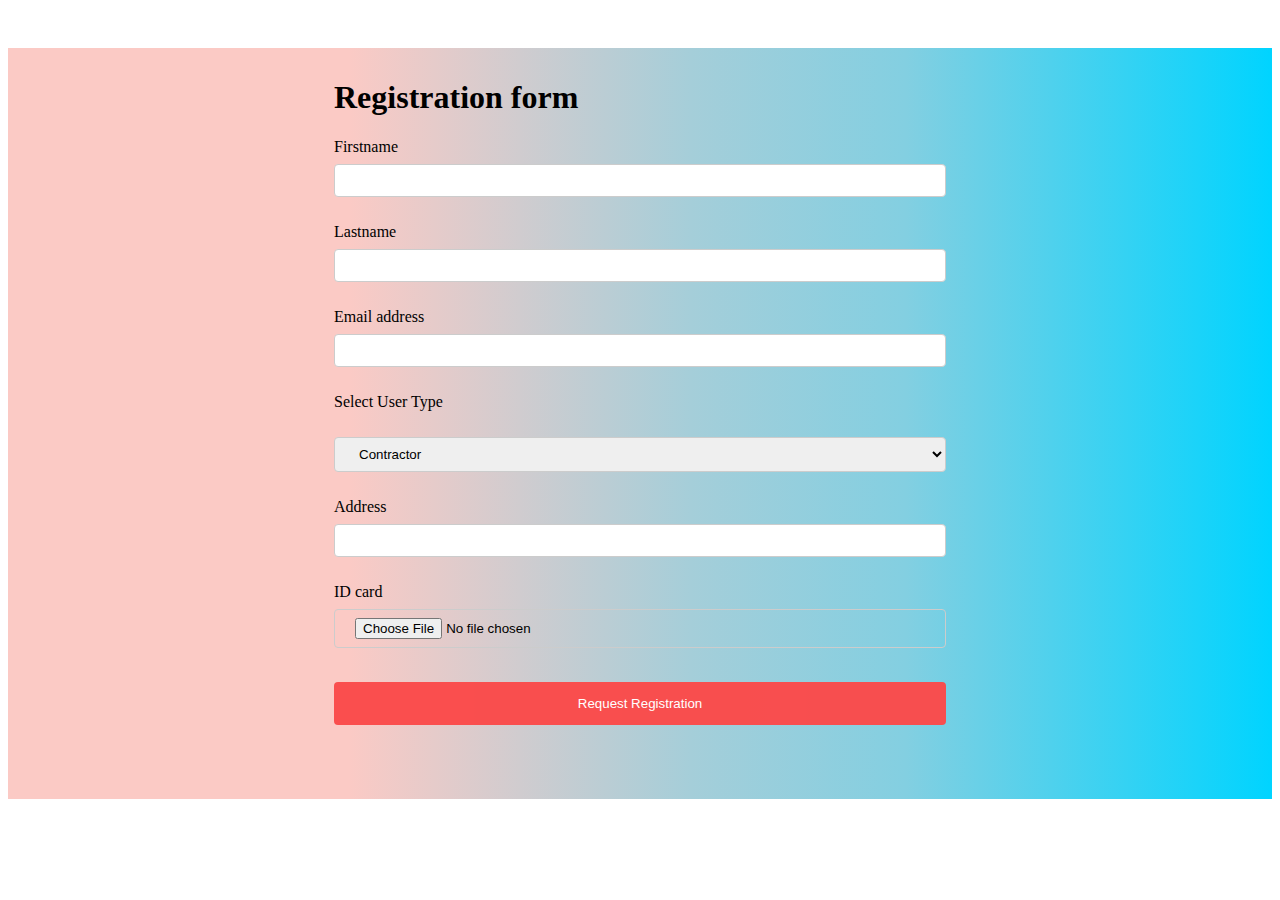
<file: requestRegistration.html>
<! DOCTYPE html>
<html>
	<head>
	<meta name="viewport" content="width=device-width, initial-scale=1">
	<!-- <link rel="stylesheet" href="https://stackpath.bootstrapcdn.com/bootstrap/4.3.1/css/bootstrap.min.css" integrity="sha384-ggOyR0iXCbMQv3Xipma34MD+dH/1fQ784/j6cY/iJTQUOhcWr7x9JvoRxT2MZw1T" crossorigin="anonymous"> -->
	<!-- <link href="css/animate.min.css" rel="stylesheet"> -->
	<link rel="stylesheet" href="css/requestReg.css">
	<link rel="icon" type="image/x-icon" href="images/favicon.ico">
	<!-- <script src="css/jquery-min.js"></script> -->
	
	

	
	</head>
	<body>
	<div class="space"></div>
	<div class="container" >
	<div class="row">
	<div class="column"> 
	

	<h1 > Registration form</h1>
	<form action="requestreg.php" method="post" enctype="multipart/form-data" name="form1" onsubmit="validate()" >

	

	<label for ="firstname"> Firstname </label>
	<input name="firstname" type="text" id="firstname"    required /> <br> <br>
	<label for ="lastname"> Lastname </label>
	<input name="lastname" type="text" id="lastname"   required /> <br> <br>
	<label for ="email"> Email address </label>
	<input name="email" type="text" id="email"  required /> <br> <br>
	<label for="user_role">Select User Type </label> <br><br>
	<select name="user_role" required>
		
		<option value="contractor">Contractor</option>
		<option value="householder">Householder</option>
		</select> <br> <br>
	<label for ="address"> Address </label>
	<input name="address" type="text"  required /> <br> <br>
	<label for ="file"> ID card </label>
	<input name="file" type="file" accept="image/*, .pdf" required /> <br> <br>
	
		
	<button name="submit" value="submit">Request Registration</button>
	
	</form>
	</div>
	</div>
	<div class="space"></div>
	
	<script src="js/requestReg.js"></script>
	
	</body>
</html>
</file>
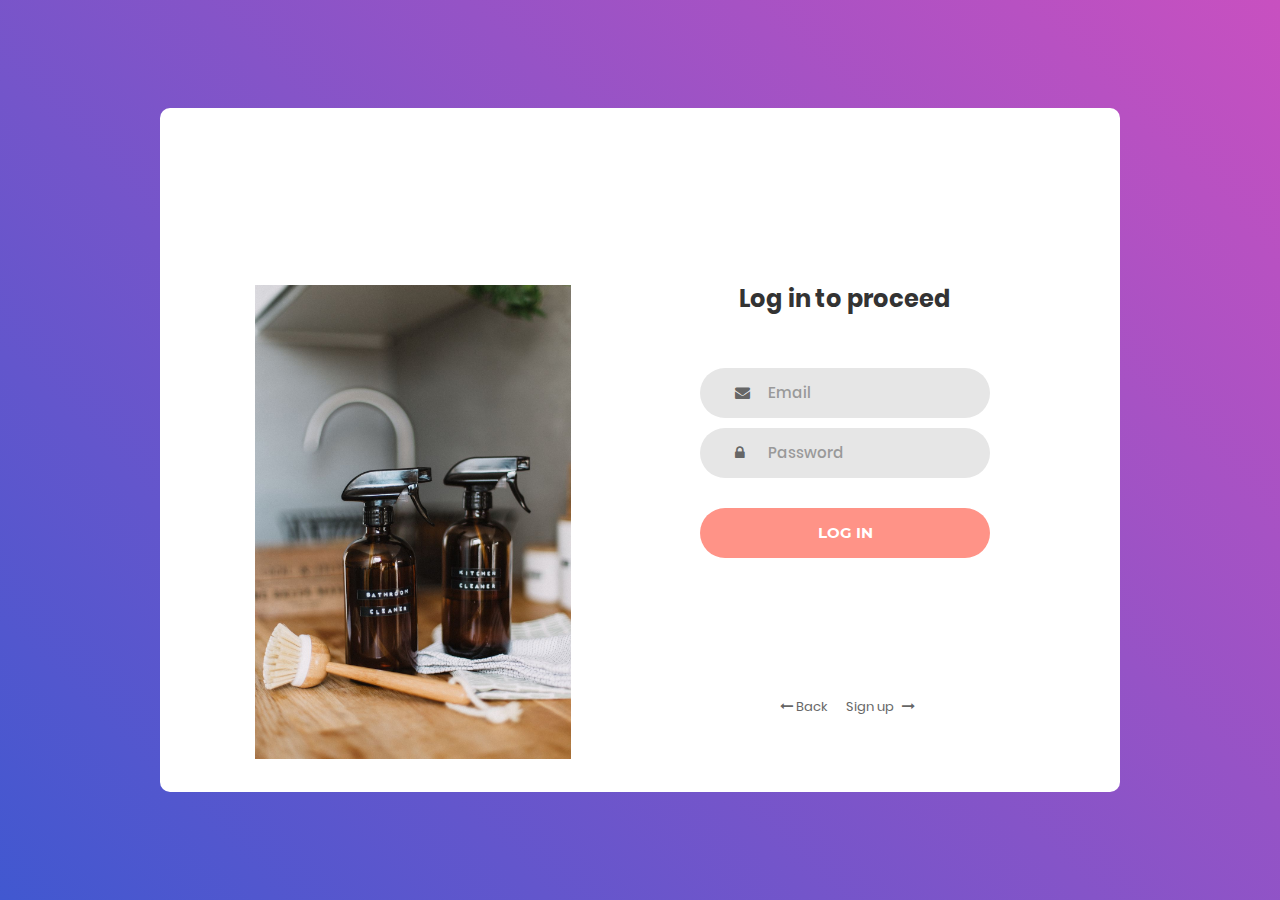
<file: login/userlogin.html>
<!DOCTYPE html>
<html lang="en">
<head>
	<title>Login</title>
	
	<meta charset="UTF-8">
	<meta name="viewport" content="width=device-width, initial-scale=1">
	<link rel="icon" type="image/x-icon" href="../images/favicon.ico">

	<link rel="stylesheet" type="text/css" href="xvendor/bootstrap/css/bootstrap.min.css">

	<link rel="stylesheet" type="text/css" href="fonts/font-awesome-4.7.0/css/font-awesome.min.css">

	<link rel="stylesheet" type="text/css" href="xvendor/animate/animate.css">

	<link rel="stylesheet" type="text/css" href="xvendor/css-hamburgers/hamburgers.min.css">

	<link rel="stylesheet" type="text/css" href="xvendor/select2/select2.min.css">

	<link rel="stylesheet" type="text/css" href="css/util.css">
	
	<link rel="stylesheet" type="text/css" href="css/main.css">

</head>
<body>
	
	<div class="limiter">
		<div class="container-login100">
			<div class="wrap-login100">
				<div class="login100-pic js-tilt" data-tilt>
					<img src="../images/daiga-ellaby-uooMllXe6gE-unsplash.jpg" alt="IMG">
				</div>

				<form class="login100-form validate-form" method="post" action="">
					<span class="login100-form-title">
						Log in to proceed
					</span>

					<div class="wrap-input100 validate-input" data-validate = "Valid email is required: ex@abc.xyz">
						<input class="input100" type="text" name="email" placeholder="Email">
						<span class="focus-input100"></span>
						<span class="symbol-input100">
							<i class="fa fa-envelope" aria-hidden="true"></i>
						</span>
					</div>

					<div class="wrap-input100 validate-input" data-validate = "Password is required">
						<input class="input100" type="password" name="pass" placeholder="Password">
						<span class="focus-input100"></span>
						<span class="symbol-input100">
							<i class="fa fa-lock" aria-hidden="true"></i>
						</span>
					</div>
					
					<div class="container-login100-form-btn">
						<button    type="submit" name="login" class="login100-form-btn">
							Log in
						</button>
					</div>

					

					<div class="text-center p-t-136">

						<a class="txt2" href="../index.html">
							
							<i class="fa fa-long-arrow-left m-l-5" aria-hidden="true"></i>
							Back
						</a>&nbsp; &nbsp;



						<a class="txt2" href="../requestRegistration.html">
							Sign up
							<i class="fa fa-long-arrow-right m-l-5" aria-hidden="true"></i>
						</a>

						


					</div>


					

					
				</form>
			</div>
		</div>
	</div>
	
	

	
	
	<script src="xvendor/jquery/jquery-3.2.1.min.js"></script>

	<script src="xvendor/bootstrap/js/popper.js"></script>
	
	<script src="xvendor/bootstrap/js/bootstrap.min.js"></script>

	<script src="xvendor/select2/select2.min.js"></script>

	<script src="xvendor/tilt/tilt.jquery.min.js"></script>
	<script >
		$('.js-tilt').tilt({
			scale: 1.1
		})
	</script>

	<script src="js/main.js"></script>

</body>
</html>
</file>
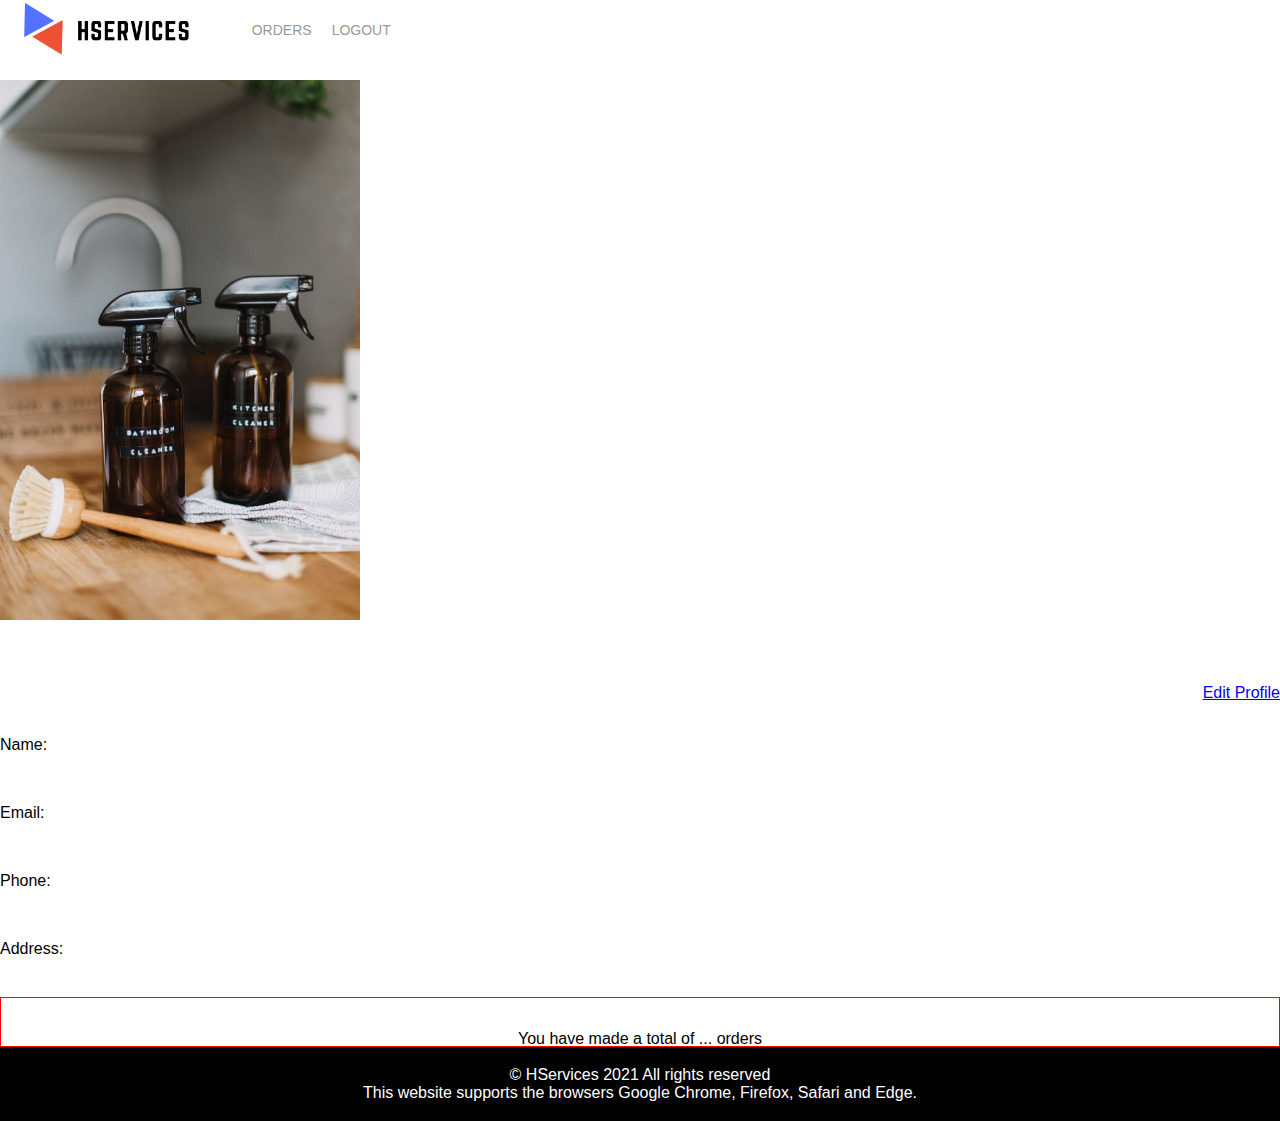
<file: login/multiuser/profile.html>
<!DOCTYPE html>
<html style="font-size: 16px;">
        <head>
            <meta name="viewport" content="width=device-width, initial-scale=1.0">
            <meta charset="utf-8">
            <meta name="keywords" content="Household services, home services, cleaning, shopping, plumbing, hservices">
            <meta name="description" content="HServices - A platform where householder can find contractors for their problems and vice-versa">
            <title>Profile </title>
			<link rel="icon" type="image/x-icon" href="../../images/favicon.ico">
			<link rel="stylesheet" href="../../css/stylesheet.css">
			<link rel="stylesheet" href="https://cdn.jsdelivr.net/npm/bootstrap@4.6.1/dist/css/bootstrap.min.css" integrity="sha384-zCbKRCUGaJDkqS1kPbPd7TveP5iyJE0EjAuZQTgFLD2ylzuqKfdKlfG/eSrtxUkn" crossorigin="anonymous">
			
           

            <script class="u-script" type="text/javascript" src="../../js/jquery.js" defer=""></script>
			<script src="https://cdn.jsdelivr.net/npm/jquery@3.6.0/dist/jquery.slim.min.js"></script>
			<script src="https://cdn.jsdelivr.net/npm/popper.js@1.16.1/dist/umd/popper.min.js"></script>
			<script src="https://cdn.jsdelivr.net/npm/bootstrap@4.6.1/dist/js/bootstrap.bundle.min.js"></script>
            
            <link id="u-theme-google-font" rel="stylesheet" 
			href="https://fonts.googleapis.com/css?family=Roboto:100,100i,300,300i,400,400i,500,500i,700,700i,900,900i|Open+Sans:300,300i,400,400i,600,600i,700,700i,800,800i">
    
            <script type="application/ld+json">{
                    "@context": "http://schema.org",
                    "@type": "Organization",
                    "name": "",
                    "logo": "images/HSERVICES2.png"
            }</script>
            <meta name="theme-color" content="#478ac9">
            <meta property="og:title" content="CUSTOMER">
            <meta property="og:type" content="website">

        </head>
  
        <body class="u-body">
            
					
		<div class="header">
		<div class="logo">
			<a href="#"><img src="../../images/HSERVICES2.png" alt="logo"></a>
		</div>
		<div class="navbar">
			<div class="icon-bar" onclick="Show()">
		<i></i>
		<i></i>
		<i></i>
		</div>
		

			<ul id="nav-lists">
			<li class="close"><span onclick="Hide()">×</span></li>
			
			<li><a href="#"> ORDERS</a></li>
			<li><a href="#">  Logout</a></li>
			
			
			</ul>
		</div>
		</div>
		<div class="container" style="margin-top: 20px;">
		<div class="row">
		<div class="col-xs-4 col-sm-4">
			<div class="avatar-block" style="width:400px">
			<img class="card-img-top" src="../../images/daiga-ellaby-uooMllXe6gE-unsplash.jpg" alt="Card image" style="width:90%"> 
			<div style="padding: 30px"></div>
			
			</div>
		</div>
		<div class="col-sm-2"></div>
		<div class="col-sm-6">
			<div class="user-info">
			<a href="#" class="btn btn-primary" style="float: right; ">Edit Profile</a> <br /> <br />
			<p> Name: </p><br />
			<p> Email: </p><br />
			<p> Phone: </p> <br />
			<p> Address: </p> <br />
			
			</div>
			
			<div class="order-info" style="border: 1px solid red; margin-top: 5px; height: 50px">
			<p style="text-align: center; vertical-align: middle; line-height: 50px;"> You have made a total of ... orders <p><br />
			</div>
		
		</div>
		
		</div>
		</div>
		
		<footer>
	<p> 
		© HServices 2021 All rights reserved<br>This website supports the browsers Google Chrome, Firefox, Safari and Edge.<span style="font-size: 1rem;"></span>
        </p>
	</footer>
	
	<script type="text/javascript" src="../../js/script.js"></script>
												


							</body>

</html>
</file>
<file: css/stylesheet.css>
*,
*::before,
*::after {
  box-sizing: border-box;
  -webkit-box-sizing: border-box;
}

body {
  font-family: sans-serif;
  margin: 0;
 
}


.header {
  height: 60px;
  background-color: #ffffff;
  display: -webkit-box;
  display: -ms-flexbox;
  display: flex;
  -ms-flex-wrap: wrap;
  flex-wrap: wrap;
  -webkit-box-align: center;
  -ms-flex-align: center;
  align-items: center;
  overflow: hidden;
}
.header .logo {
  max-width: 250px;
  padding: 0 10px;
  overflow: hidden;
}

.header .logo a {
  display: -webkit-box;
  display: -ms-flexbox;
  display: flex;
  -ms-flex-wrap: wrap;
  flex-wrap: wrap;
  -webkit-box-align: center;
  -ms-flex-align: center;
  align-items: center;
  height: 60px;
}

.header .logo a img {
  max-width: 100%;
  max-height: 60px;
}
.header .navbar {
  display: -webkit-box;
  display: -ms-flexbox;
  display: flex;
  -ms-flex-wrap: wrap;
  flex-wrap: wrap;
  -webkit-box-flex: 1;
  -ms-flex: 1;
  flex: 1;
  padding: 0 10px;
}

.header .navbar ul {
  display: -webkit-box;
  display: -ms-flexbox;
  display: flex;
  -ms-flex-wrap: wrap;
  flex-wrap: wrap;
  list-style: none;
  margin: 0;
  padding: 0;
}

.header .navbar ul li a {
  text-decoration: none;
  color: #999999;
  font-size: 14px;
  text-transform: uppercase;
  display: block;
  height: 60px;
  line-height: 60px;
  cursor: pointer;
  padding: 0 10px;
  
  
}

.header .navbar ul li a:hover {
  color: #ffffff;
  background-color: rgba(23, 23, 23, 0.9);
}

.header .navbar ul .close {
  display: none;
  text-align: right;
  padding: 10px;
}
.header .navbar ul .close span {
  font-size: 40px;
  display: inline-block;
  border: 1px solid #cccccc;
  padding: 0 10px;
  cursor: pointer;
}

.header .navbar .icon-bar {
  padding: 18px 8px;
  width: 50px;
  height: 60px;
  display: none;
  -webkit-box-orient: vertical;
  -webkit-box-direction: normal;
  -ms-flex-direction: column;
  flex-direction: column;
  -webkit-box-pack: justify;
  -ms-flex-pack: justify;
  justify-content: space-between;
  cursor: pointer;
}

.header .navbar .icon-bar i {
  background-color: #050404;
  height: 2px;
}

@media only screen and (max-width: 650px) {
  .header {
    -webkit-box-pack: justify;
    -ms-flex-pack: justify;
    justify-content: space-between;
  }

  .header .logo {
    -webkit-box-flex: 1;
    -ms-flex: 1;
    flex: 1;
  }

  .header .navbar {
    -webkit-box-flex: 0;
    -ms-flex: 0;
    flex: 0;
  }
.header .navbar ul {
    -ms-flex-wrap: nowrap;
    flex-wrap: nowrap;
    position: fixed;
    left: 100%;
    -webkit-box-orient: vertical;
    -webkit-box-direction: normal;
    -ms-flex-direction: column;
    flex-direction: column;
    background: rgb(3, 2, 2, 0.81);
    width: 100%;
    height: 100%;
    overflow: auto;
    -webkit-transition: left .3s;
    -o-transition: left .3s;
    transition: left .3s;
  }

  .header .navbar ul li a {
    padding: 10px;
    font-size: 16px;
    height: auto;
    line-height: normal;
    color: #ffffff;
  }

  .header .navbar ul .close {
    display: block;
	color:#fa0505ce;
  }
  .header .navbar .icon-bar {
    display: -webkit-box;
    display: -ms-flexbox;
    display: flex;
  }

  .header .navbar ._Menus-show {
    left: 0;
  }
  .image-block{
	  /* opacity: 0.1; */
	  z-index:-1;
	  
  }
}

.body {
  max-width: 700px;
  margin: 0 auto;
  padding: 10px;
}


.image-block {
  position: relative;
  
  width: 100%;
  height: 500px;
  background-image: linear-gradient(0deg, rgba(0,0,0,0.55), rgba(0,0,0,0.55)),url("../images/jeshoots-com-__ZMnefoI3k-unsplash.jpg");
  background-size: cover;
  
}

 .image-block img {
  width: 100%;
  height: 80%;
}

.image-block .image-btn {
  position: absolute;
  top: 80%;
  left: 50%;
  transform: translate(-50%, -50%);
  -ms-transform: translate(-50%, -50%);
  background-color: #555;
  color: white;
  font-size: 16px;
  padding: 12px 24px;
  border: none;
  cursor: pointer;
  border-radius: 5px;
  text-align: center;
}

.image-block .image-btn:hover {
  background-color: black;
}
.centered {
  position: absolute;
  top: 50%;
  left: 50%;
  transform: translate(-50%, -50%);
  color: white;
}
.centered h1{
	font-weight: 700;
	font-size: 60px;
	text-align: center;
}
.centered p{
	font-size: 20px;
}
.card_section{
	border: 1px solid #ddd;
	border-radius: 6px;
	max-width: 350px;
	text-align: center;
	margin-top: 60px;
	box-shadow: 0 4px 8px 0 rgba(0,0,0,0.2);
	
}
.card_img{
	width: 120px;
	height: 120px;
	overflow: hidden;
	border-radius: 100%;
	margin: -60px auto 0;
	
}
.card_img img{
	width: 100%;
	height: 100%;
	object-fit: cover;
}
.card_info{
	padding-bottom: 20px;
}
.quick-links .links ul li  a {
	text-decoration: none;
	cursor: pointer;
	color: black;
	line-height: normal;
	font-size:20px;
}
.quick-links .links ul li a:hover {
	color: #55ACEE;
}
.quick-links .links ul {
	list-style: none;
}
 .fa{

  padding: 10px;
  font-size: 30px;
  width: 40px;
  text-align: center;
  text-decoration: none;

}
.fa:hover {
    opacity: 0.7;
}

.fa-facebook {
  background: #3B5998;
  color: white;
}

.fa-twitter {
  background: #55ACEE;
  color: white;
}
.fa-instagram {
  background: #125688;
  color: white;
}
footer {
  text-align: center;
  padding: 3px;
  background-color:black;
  color: white;
}
.blankspace{
	min-height: 30px;
}


/* Create three equal columns that floats next to each other */
.column {
  float: left;
  width: 33.33%;
  padding: 10px;
  height: 300px; /* Should be removed. Only for demonstration */
}

/* Clear floats after the columns */
.row:after {
  content: "";
  display: table;
  clear: both;
}

/* Responsive layout - makes the three columns stack on top of each other instead of next to each other */
@media screen and (max-width: 600px) {
  .column {
    width: 100%;
  }
}

/* Create two equal columns that floats next to each other */
.column-2 {
  float: left;
  width: 50%;
  padding: 10px;
  height: 300px; 
}

/* Clear floats after the columns */
.row-2:after {
  content: "";
  display: table;
  clear: both;
}
/* Responsive layout - makes the two columns stack on top of each other instead of next to each other */
@media screen and (max-width: 600px) {
  .column-2 {
    width: 100%;
  }
}
.container-1{
	display: flex;
	align-items: center;
	justify-content: center;
}

.column-2 li:not(:last-child) { 
   margin-bottom: 30px;  
}
.column-2 li:first-child{
	margin-top: 35px;
}
.column li:first-child{
	margin-top: 35px;
}
.column li:not(:last-child){
	margin-bottom: 30px;
}
.services .column ul li a {
	text-decoration: none;
	cursor: pointer;
	color: black;
	line-height: normal;
	font-size:20px;
	
	
	
}
.services .column ul{
	list-style: none;
}
.services .column ul li a:hover{
	color: #55ACEE;
}
.services, .row-2{
	margin-left: 10%;
}
.services .more-services{
	text-decoration: none;
	color: black;
	border: 2px solid gray;
	border-radius: 5px;
	cursor:pointer;
	padding: 10px;
	margin-left: 40%;
	font-weight: 700;
}
.services .more-services:hover{
	border: 2px solid black;
}
.section-3{
	background-color: rgb( 250, 247, 247);
}

.column-3 {
  float: left;
  padding: 10px;
  
}

.left-side {
  width: 25%;
}

.right-side {
  width: 75%;
}


.row-3:after {
  content: "";
  display: table;
  clear: both;
}
@media screen and (max-width: 600px) {
  .column-3 {
    width: 100%;
  }
  .image-block .image-btn{
	  top: 80%;
	  padding: 10px;
  }
  .centered h1{
	  font-size: 40px;
  }
  .centered p{
	  text-align: justify;
  }
  .column-2 li:not(:last-child) { 
   margin-bottom: 0;  
}
.column-2 li:first-child{
	margin-top: 10px;
}
.column li:first-child{
	margin-top: 10px;
}
.column li:not(:last-child){
	margin-bottom: 0;
}
.column{
	height: auto;
	
}
.services .more-services{
	margin-left: 25%;
	color: white;
	background-color:#555;
}
.get-in-touch{
	margin-left:0;
}
#id-123{
	min-height:0;
}
.column-2{
	height: auto;
}
}

.row-4 input[type=text] {
  width: 100%;
  padding: 12px;
  border: 1px solid #ccc;
  border-radius: 4px;
  resize: vertical;
}

.row-4 select {
  width: 100%;
  padding: 12px;
  border: 1px solid #ccc;
  border-radius: 4px;
  resize: vertical;
}
.row-4 textarea {
  width: 100%;
  padding: 12px;
  border: 1px solid #ccc;
  border-radius: 4px;
  resize: vertical;
}
.row-4 label {
  padding: 12px 12px 12px 0;
  display: inline-block;
}
.row-4 input[type=submit] {
  background-color: #555;
  color: white;
  padding: 12px 20px;
  border: none;
  border-radius: 4px;
  cursor: pointer;
  float: right;
}
.row-4 input[type=submit]:hover {
  background-color: black;
}
.contact-form {
  border-radius: 5px;
  background-color: white;
  padding: 20px;
  margin-left: 30%;
  border: 1px solid gray;
}
.row-4 .col-25 {
  float: left;
  width: 25%;
  margin-top: 6px;
}
.row-4 .col-75 {
  float: left;
  width: 75%;
  margin-top: 6px;
}
.row-4:after {
  content: "";
  display: table;
  clear: both;
}

@media screen and (max-width: 600px) {
  .row-4 .col-25, .row-4 .col-75, .row-4 input[type=submit] {
    width: 100%;
    margin-top: 0;
  }
  
}

.get-in-touch{
	margin-top: 30%;
	margin-left: 20%;
}

.separator {
  display: flex;
  align-items: center;
}

.separator::before,
.separator::after {
  content: '';
  display: block;
  width: 100%;
  height: 10px;
  background: blue;
}

.separator-text {
  margin: 0 10px;
}
</file>
<file: css/about.css>
.flex-container {
  display: flex;
  flex-direction: row;
  line-height:1.6;
  
  
}

.flex-item-left {
  background-color: #f1f1f1;
  padding: 10px;
  flex: 70%;
}

.flex-item-right {
  background-color: #55ACEE;
  padding: 10px;
  flex: 30%;
}
.flex-item-right a {
	color: white;
	text-decoration: none;
	cursor: pointer;
}
.flex-item-left a {
	text-decoration: none;
}


@media (max-width: 800px) {
  .flex-container {
    flex-direction: column;
  }
}
</file>
<file: css/CONTRACTOR.css>
.centered-1 {
  position: absolute;
  top: 50%;
  left: 50%;
  transform: translate(-50%, -50%);
  color: white;
}
.centered-1 h1{
	font-weight: 700;
	font-size: 60px;
	text-align: center;
}
.centered-1 p{
	font-size: 20px;
	
	text-align: center;
}
.image-block-2 {
  position: relative;
  
  width: 100%;
  height: 500px;
  background-image: linear-gradient(0deg, rgba(0,0,0,0.55), rgba(0,0,0,0.55)),url("../images/contr-1.jpg");
  background-size: cover;
  
}
 .image-block-2 img {
  width: 100%;
  height: 80%;
}

.image-block-2 .image-btn-2 {
  position: absolute;
  top: 80%;
  left: 50%;
  transform: translate(-50%, -50%);
  -ms-transform: translate(-50%, -50%);
  background-color: orange;
  color: white;
  font-size: 16px;
  padding: 12px 24px;
  border: none;
  cursor: pointer;
  border-radius: 5px;
  text-align: center;
}
.text-1 {
font-size: 36px;
  font-weight: 700;
  text-align:center;}
.text-2{
	text-align: center;
}
/* .order {
	background-color: #f2fcfc;
} */
.space{min-height: 75px;}
.space-2{min-height: 20px;}
.btn-contractor{
	
	text-transform: uppercase;
	font-weight: 700;
	text-align:center;
	margin-left:43%;
	margin-right:45%;

	
}

#bar{
	text-align: center;
}
.image-center{
	display: block;
	margin-left: auto;
	margin-right: auto;
	width: 100%;
}
.card {
  width: 500px;
  height:210px;
  box-shadow: 0 4px 8px 0 rgba(0,0,0,0.2);
  transition: 0.3s;
}


.card:hover {
  box-shadow: 0 8px 16px 0 rgba(0,0,0,0.2);
}
.package-1{
	text-decoration: none;
	margin-left: 20px;
	border: 1px solid gray;
	display: inline-block;
	width: 30%;
	background-color: white;
	font-weight: 700;
	font-size: 13px;
}

.package-1:hover{
	border: 2px solid black;
}
.button-2{
	display: inline-block;
	margin-left: 42%;
}
.button-1{
	text-transform: uppercase;
	border: 1px solid;
	background-color: orange;
	color: white;
	padding: 10px;
	font-weight: 700;
}
.button-1:hover{
	border: 2px solid;
}
.package{
	margin-left: 20px;
}
@media screen and (max-width: 1200px) {

    .button-1, .button-2{
display: inline-block;
vertical-align: bottom;
margin: auto;
display:flex;
justify-content:center;
align-items:center;

    }


}

@media only screen and (max-width: 650px) {
	.image-block-2{
		z-index: -1;
	}
	.container img{
		z-index: -1;
	}
	
}

@media screen and (max-width: 600px) {
	
.image-block-2 .image-btn-2{
	  top: 80%;
	  padding: 5px;
	  text-transform: uppercase;
	  font-size: 16px;
  }
  .centered-1 h1{
	  font-size: 20px;
	  text-align: left;
  }
  .centered-1 p{
	  text-align:left;
	  font-size: 14px;
  }
  .space{min-height: 0;}
.space-2{min-height: 0;}
.text-1{
	font-size: 20px;
}
.text-3{
	text-align: justify;
}
.card{
	width: 80%;
}
.package-1{
	width: auto;
}
#sp-2{
	min-height: 15px;
}

  
}
@media screen and (min-width: 600px){
.image-block-2 .image-btn-2{
	top: 90%;
}
}
</file>
<file: css/CUSTOMER.css>
.part-1{
	 display: flex;
	 flex-wrap: wrap;
	 line-height: 1.6;
	 background-color:#f1f1f1;
 }
 .part-one{
	 padding: 10px;
	flex: 25%;
 }
  .part-two{
	 padding: 10px;
	flex: 25%;
 }
  .part-three{
	 padding: 10px;
	flex: 25%;
 }
  .part-four{
	 padding: 10px;
	flex: 25%;
 }
 
 .part-2{
	 display: flex;
	 line-height: 1.6;
	 flex-wrap: wrap;
 }
 .part-left{
	 padding: 10px;
	 flex: 60%;
 }
 .part-left li{
	text-transform: uppercase;
  animation: fadeIn 0.5s linear;
  animation-fill-mode: both;
  
 }
 .part-left ul{
	 list-style: none;
 }
 

 .part-right{
	 padding: 10px;
	 flex: 40%;
 }
 .space-3{
	 min-height: 40px;
 }
 @media (max-width: 800px) {
  .part-one, .part-two, .part-three, .part-four {
    flex: 50%;
  }
  
}
@media screen and (min-width: 600px){
	footer{
	  position: fixed;
	  left: 0;
	  bottom: 0;
      width: 100%;
  }
}
@media screen and (max-width: 600px){
	.part-1{
		line-height: normal;
	}
	.part-left, .part-right{
		flex: 100%;
	}
}



@-webkit-keyframes fadeIn {
  0% {
    opacity: 0;
    top: 100px;
  }
  75% {
    opacity: 0.5;
    top: 0px;
  }
  100% {
    opacity: 1;
  }
}
</file>
<file: css/policy.css>
.content{
	margin-top:auto;
    margin-bottom:auto;
	margin-left: 20%;
	margin-right: 20%;
	text-align: justify;
	line-height: 1.6;
    
}
@media screen and (min-width: 600px){
	.content{
		margin-left: 10%;
		margin-right: 10%;
	}
}
@media screen and (max-width: 600px){
	.content{
		margin-left: 10px;
		margin-right: 10px;
	}
}
</file>
<file: css/requestReg.css>
* {
  box-sizing: border-box;
}

input[type=text], input[type=file], select {
  width: 100%;
  padding: 8px 20px;
  margin: 8px 0;
  display: inline-block;
  border: 1px solid #ccc;
  border-radius: 4px;
  box-sizing: border-box;
  
  
}
/* h1{
	transition: color 2s;
}
h1:hover{ color: white;}
 */
button {
  width: 100%;
  background-color: #fa4b4bf9;
  color: white;
  padding: 14px 20px;
  margin: 8px 0;
  border: none;
  border-radius: 4px;
  cursor: pointer;
  
}

button:hover {
  background-color: #7793f7f9;
  
}
.space{
	min-height: 40px;
}



.container{
	
	background: rgb(251,202,197);
	background: linear-gradient(90deg, rgba(251,202,197,1) 27%, rgba(165,206,217,1) 54%, rgba(131,207,225,1) 71%, rgba(0,212,255,1) 100%);
	
	}
/* #ani {animation: morph 3s infinite alternate;}	
@keyframes morph {
  0% { background-color: rgba(251,202,197,1); }
  50% { background-color: rgba(131,207,225,1); }
  100% { background-color: rgba(0,212,255,1); }
} */
	
/* label {
  animation-duration: 3s;
  animation-name: slidein;
  animation-iteration-count: 1;
}
@keyframes slidein {
  from {
    margin-left: 50%;
    width: 300%;
  }

  to {
    margin-left: 0%;
    width: 100%;
  }
} */

.column {
  float: left;
  width: 50%;
  padding: 10px;
  margin-left: 25%;
  
}


.row:after {
  content: "";
  display: table;
  clear: both;
}


@media screen and (max-width: 600px) {
  .column {
    width: 100%;
  }
}
</file>
<file: login/css/util.css>
/*[ FONT SIZE ]
///////////////////////////////////////////////////////////
*/
.fs-1 {font-size: 1px;}
.fs-2 {font-size: 2px;}
.fs-3 {font-size: 3px;}
.fs-4 {font-size: 4px;}
.fs-5 {font-size: 5px;}
.fs-6 {font-size: 6px;}
.fs-7 {font-size: 7px;}
.fs-8 {font-size: 8px;}
.fs-9 {font-size: 9px;}
.fs-10 {font-size: 10px;}
.fs-11 {font-size: 11px;}
.fs-12 {font-size: 12px;}
.fs-13 {font-size: 13px;}
.fs-14 {font-size: 14px;}
.fs-15 {font-size: 15px;}
.fs-16 {font-size: 16px;}
.fs-17 {font-size: 17px;}
.fs-18 {font-size: 18px;}
.fs-19 {font-size: 19px;}
.fs-20 {font-size: 20px;}
.fs-21 {font-size: 21px;}
.fs-22 {font-size: 22px;}
.fs-23 {font-size: 23px;}
.fs-24 {font-size: 24px;}
.fs-25 {font-size: 25px;}
.fs-26 {font-size: 26px;}
.fs-27 {font-size: 27px;}
.fs-28 {font-size: 28px;}
.fs-29 {font-size: 29px;}
.fs-30 {font-size: 30px;}
.fs-31 {font-size: 31px;}
.fs-32 {font-size: 32px;}
.fs-33 {font-size: 33px;}
.fs-34 {font-size: 34px;}
.fs-35 {font-size: 35px;}
.fs-36 {font-size: 36px;}
.fs-37 {font-size: 37px;}
.fs-38 {font-size: 38px;}
.fs-39 {font-size: 39px;}
.fs-40 {font-size: 40px;}
.fs-41 {font-size: 41px;}
.fs-42 {font-size: 42px;}
.fs-43 {font-size: 43px;}
.fs-44 {font-size: 44px;}
.fs-45 {font-size: 45px;}
.fs-46 {font-size: 46px;}
.fs-47 {font-size: 47px;}
.fs-48 {font-size: 48px;}
.fs-49 {font-size: 49px;}
.fs-50 {font-size: 50px;}
.fs-51 {font-size: 51px;}
.fs-52 {font-size: 52px;}
.fs-53 {font-size: 53px;}
.fs-54 {font-size: 54px;}
.fs-55 {font-size: 55px;}
.fs-56 {font-size: 56px;}
.fs-57 {font-size: 57px;}
.fs-58 {font-size: 58px;}
.fs-59 {font-size: 59px;}
.fs-60 {font-size: 60px;}
.fs-61 {font-size: 61px;}
.fs-62 {font-size: 62px;}
.fs-63 {font-size: 63px;}
.fs-64 {font-size: 64px;}
.fs-65 {font-size: 65px;}
.fs-66 {font-size: 66px;}
.fs-67 {font-size: 67px;}
.fs-68 {font-size: 68px;}
.fs-69 {font-size: 69px;}
.fs-70 {font-size: 70px;}
.fs-71 {font-size: 71px;}
.fs-72 {font-size: 72px;}
.fs-73 {font-size: 73px;}
.fs-74 {font-size: 74px;}
.fs-75 {font-size: 75px;}
.fs-76 {font-size: 76px;}
.fs-77 {font-size: 77px;}
.fs-78 {font-size: 78px;}
.fs-79 {font-size: 79px;}
.fs-80 {font-size: 80px;}
.fs-81 {font-size: 81px;}
.fs-82 {font-size: 82px;}
.fs-83 {font-size: 83px;}
.fs-84 {font-size: 84px;}
.fs-85 {font-size: 85px;}
.fs-86 {font-size: 86px;}
.fs-87 {font-size: 87px;}
.fs-88 {font-size: 88px;}
.fs-89 {font-size: 89px;}
.fs-90 {font-size: 90px;}
.fs-91 {font-size: 91px;}
.fs-92 {font-size: 92px;}
.fs-93 {font-size: 93px;}
.fs-94 {font-size: 94px;}
.fs-95 {font-size: 95px;}
.fs-96 {font-size: 96px;}
.fs-97 {font-size: 97px;}
.fs-98 {font-size: 98px;}
.fs-99 {font-size: 99px;}
.fs-100 {font-size: 100px;}
.fs-101 {font-size: 101px;}
.fs-102 {font-size: 102px;}
.fs-103 {font-size: 103px;}
.fs-104 {font-size: 104px;}
.fs-105 {font-size: 105px;}
.fs-106 {font-size: 106px;}
.fs-107 {font-size: 107px;}
.fs-108 {font-size: 108px;}
.fs-109 {font-size: 109px;}
.fs-110 {font-size: 110px;}
.fs-111 {font-size: 111px;}
.fs-112 {font-size: 112px;}
.fs-113 {font-size: 113px;}
.fs-114 {font-size: 114px;}
.fs-115 {font-size: 115px;}
.fs-116 {font-size: 116px;}
.fs-117 {font-size: 117px;}
.fs-118 {font-size: 118px;}
.fs-119 {font-size: 119px;}
.fs-120 {font-size: 120px;}
.fs-121 {font-size: 121px;}
.fs-122 {font-size: 122px;}
.fs-123 {font-size: 123px;}
.fs-124 {font-size: 124px;}
.fs-125 {font-size: 125px;}
.fs-126 {font-size: 126px;}
.fs-127 {font-size: 127px;}
.fs-128 {font-size: 128px;}
.fs-129 {font-size: 129px;}
.fs-130 {font-size: 130px;}
.fs-131 {font-size: 131px;}
.fs-132 {font-size: 132px;}
.fs-133 {font-size: 133px;}
.fs-134 {font-size: 134px;}
.fs-135 {font-size: 135px;}
.fs-136 {font-size: 136px;}
.fs-137 {font-size: 137px;}
.fs-138 {font-size: 138px;}
.fs-139 {font-size: 139px;}
.fs-140 {font-size: 140px;}
.fs-141 {font-size: 141px;}
.fs-142 {font-size: 142px;}
.fs-143 {font-size: 143px;}
.fs-144 {font-size: 144px;}
.fs-145 {font-size: 145px;}
.fs-146 {font-size: 146px;}
.fs-147 {font-size: 147px;}
.fs-148 {font-size: 148px;}
.fs-149 {font-size: 149px;}
.fs-150 {font-size: 150px;}
.fs-151 {font-size: 151px;}
.fs-152 {font-size: 152px;}
.fs-153 {font-size: 153px;}
.fs-154 {font-size: 154px;}
.fs-155 {font-size: 155px;}
.fs-156 {font-size: 156px;}
.fs-157 {font-size: 157px;}
.fs-158 {font-size: 158px;}
.fs-159 {font-size: 159px;}
.fs-160 {font-size: 160px;}
.fs-161 {font-size: 161px;}
.fs-162 {font-size: 162px;}
.fs-163 {font-size: 163px;}
.fs-164 {font-size: 164px;}
.fs-165 {font-size: 165px;}
.fs-166 {font-size: 166px;}
.fs-167 {font-size: 167px;}
.fs-168 {font-size: 168px;}
.fs-169 {font-size: 169px;}
.fs-170 {font-size: 170px;}
.fs-171 {font-size: 171px;}
.fs-172 {font-size: 172px;}
.fs-173 {font-size: 173px;}
.fs-174 {font-size: 174px;}
.fs-175 {font-size: 175px;}
.fs-176 {font-size: 176px;}
.fs-177 {font-size: 177px;}
.fs-178 {font-size: 178px;}
.fs-179 {font-size: 179px;}
.fs-180 {font-size: 180px;}
.fs-181 {font-size: 181px;}
.fs-182 {font-size: 182px;}
.fs-183 {font-size: 183px;}
.fs-184 {font-size: 184px;}
.fs-185 {font-size: 185px;}
.fs-186 {font-size: 186px;}
.fs-187 {font-size: 187px;}
.fs-188 {font-size: 188px;}
.fs-189 {font-size: 189px;}
.fs-190 {font-size: 190px;}
.fs-191 {font-size: 191px;}
.fs-192 {font-size: 192px;}
.fs-193 {font-size: 193px;}
.fs-194 {font-size: 194px;}
.fs-195 {font-size: 195px;}
.fs-196 {font-size: 196px;}
.fs-197 {font-size: 197px;}
.fs-198 {font-size: 198px;}
.fs-199 {font-size: 199px;}
.fs-200 {font-size: 200px;}

/*[ PADDING ]
///////////////////////////////////////////////////////////
*/
.p-t-0 {padding-top: 0px;}
.p-t-1 {padding-top: 1px;}
.p-t-2 {padding-top: 2px;}
.p-t-3 {padding-top: 3px;}
.p-t-4 {padding-top: 4px;}
.p-t-5 {padding-top: 5px;}
.p-t-6 {padding-top: 6px;}
.p-t-7 {padding-top: 7px;}
.p-t-8 {padding-top: 8px;}
.p-t-9 {padding-top: 9px;}
.p-t-10 {padding-top: 10px;}
.p-t-11 {padding-top: 11px;}
.p-t-12 {padding-top: 12px;}
.p-t-13 {padding-top: 13px;}
.p-t-14 {padding-top: 14px;}
.p-t-15 {padding-top: 15px;}
.p-t-16 {padding-top: 16px;}
.p-t-17 {padding-top: 17px;}
.p-t-18 {padding-top: 18px;}
.p-t-19 {padding-top: 19px;}
.p-t-20 {padding-top: 20px;}
.p-t-21 {padding-top: 21px;}
.p-t-22 {padding-top: 22px;}
.p-t-23 {padding-top: 23px;}
.p-t-24 {padding-top: 24px;}
.p-t-25 {padding-top: 25px;}
.p-t-26 {padding-top: 26px;}
.p-t-27 {padding-top: 27px;}
.p-t-28 {padding-top: 28px;}
.p-t-29 {padding-top: 29px;}
.p-t-30 {padding-top: 30px;}
.p-t-31 {padding-top: 31px;}
.p-t-32 {padding-top: 32px;}
.p-t-33 {padding-top: 33px;}
.p-t-34 {padding-top: 34px;}
.p-t-35 {padding-top: 35px;}
.p-t-36 {padding-top: 36px;}
.p-t-37 {padding-top: 37px;}
.p-t-38 {padding-top: 38px;}
.p-t-39 {padding-top: 39px;}
.p-t-40 {padding-top: 40px;}
.p-t-41 {padding-top: 41px;}
.p-t-42 {padding-top: 42px;}
.p-t-43 {padding-top: 43px;}
.p-t-44 {padding-top: 44px;}
.p-t-45 {padding-top: 45px;}
.p-t-46 {padding-top: 46px;}
.p-t-47 {padding-top: 47px;}
.p-t-48 {padding-top: 48px;}
.p-t-49 {padding-top: 49px;}
.p-t-50 {padding-top: 50px;}
.p-t-51 {padding-top: 51px;}
.p-t-52 {padding-top: 52px;}
.p-t-53 {padding-top: 53px;}
.p-t-54 {padding-top: 54px;}
.p-t-55 {padding-top: 55px;}
.p-t-56 {padding-top: 56px;}
.p-t-57 {padding-top: 57px;}
.p-t-58 {padding-top: 58px;}
.p-t-59 {padding-top: 59px;}
.p-t-60 {padding-top: 60px;}
.p-t-61 {padding-top: 61px;}
.p-t-62 {padding-top: 62px;}
.p-t-63 {padding-top: 63px;}
.p-t-64 {padding-top: 64px;}
.p-t-65 {padding-top: 65px;}
.p-t-66 {padding-top: 66px;}
.p-t-67 {padding-top: 67px;}
.p-t-68 {padding-top: 68px;}
.p-t-69 {padding-top: 69px;}
.p-t-70 {padding-top: 70px;}
.p-t-71 {padding-top: 71px;}
.p-t-72 {padding-top: 72px;}
.p-t-73 {padding-top: 73px;}
.p-t-74 {padding-top: 74px;}
.p-t-75 {padding-top: 75px;}
.p-t-76 {padding-top: 76px;}
.p-t-77 {padding-top: 77px;}
.p-t-78 {padding-top: 78px;}
.p-t-79 {padding-top: 79px;}
.p-t-80 {padding-top: 80px;}
.p-t-81 {padding-top: 81px;}
.p-t-82 {padding-top: 82px;}
.p-t-83 {padding-top: 83px;}
.p-t-84 {padding-top: 84px;}
.p-t-85 {padding-top: 85px;}
.p-t-86 {padding-top: 86px;}
.p-t-87 {padding-top: 87px;}
.p-t-88 {padding-top: 88px;}
.p-t-89 {padding-top: 89px;}
.p-t-90 {padding-top: 90px;}
.p-t-91 {padding-top: 91px;}
.p-t-92 {padding-top: 92px;}
.p-t-93 {padding-top: 93px;}
.p-t-94 {padding-top: 94px;}
.p-t-95 {padding-top: 95px;}
.p-t-96 {padding-top: 96px;}
.p-t-97 {padding-top: 97px;}
.p-t-98 {padding-top: 98px;}
.p-t-99 {padding-top: 99px;}
.p-t-100 {padding-top: 100px;}
.p-t-101 {padding-top: 101px;}
.p-t-102 {padding-top: 102px;}
.p-t-103 {padding-top: 103px;}
.p-t-104 {padding-top: 104px;}
.p-t-105 {padding-top: 105px;}
.p-t-106 {padding-top: 106px;}
.p-t-107 {padding-top: 107px;}
.p-t-108 {padding-top: 108px;}
.p-t-109 {padding-top: 109px;}
.p-t-110 {padding-top: 110px;}
.p-t-111 {padding-top: 111px;}
.p-t-112 {padding-top: 112px;}
.p-t-113 {padding-top: 113px;}
.p-t-114 {padding-top: 114px;}
.p-t-115 {padding-top: 115px;}
.p-t-116 {padding-top: 116px;}
.p-t-117 {padding-top: 117px;}
.p-t-118 {padding-top: 118px;}
.p-t-119 {padding-top: 119px;}
.p-t-120 {padding-top: 120px;}
.p-t-121 {padding-top: 121px;}
.p-t-122 {padding-top: 122px;}
.p-t-123 {padding-top: 123px;}
.p-t-124 {padding-top: 124px;}
.p-t-125 {padding-top: 125px;}
.p-t-126 {padding-top: 126px;}
.p-t-127 {padding-top: 127px;}
.p-t-128 {padding-top: 128px;}
.p-t-129 {padding-top: 129px;}
.p-t-130 {padding-top: 130px;}
.p-t-131 {padding-top: 131px;}
.p-t-132 {padding-top: 132px;}
.p-t-133 {padding-top: 133px;}
.p-t-134 {padding-top: 134px;}
.p-t-135 {padding-top: 135px;}
.p-t-136 {padding-top: 136px;}
.p-t-137 {padding-top: 137px;}
.p-t-138 {padding-top: 138px;}
.p-t-139 {padding-top: 139px;}
.p-t-140 {padding-top: 140px;}
.p-t-141 {padding-top: 141px;}
.p-t-142 {padding-top: 142px;}
.p-t-143 {padding-top: 143px;}
.p-t-144 {padding-top: 144px;}
.p-t-145 {padding-top: 145px;}
.p-t-146 {padding-top: 146px;}
.p-t-147 {padding-top: 147px;}
.p-t-148 {padding-top: 148px;}
.p-t-149 {padding-top: 149px;}
.p-t-150 {padding-top: 150px;}
.p-t-151 {padding-top: 151px;}
.p-t-152 {padding-top: 152px;}
.p-t-153 {padding-top: 153px;}
.p-t-154 {padding-top: 154px;}
.p-t-155 {padding-top: 155px;}
.p-t-156 {padding-top: 156px;}
.p-t-157 {padding-top: 157px;}
.p-t-158 {padding-top: 158px;}
.p-t-159 {padding-top: 159px;}
.p-t-160 {padding-top: 160px;}
.p-t-161 {padding-top: 161px;}
.p-t-162 {padding-top: 162px;}
.p-t-163 {padding-top: 163px;}
.p-t-164 {padding-top: 164px;}
.p-t-165 {padding-top: 165px;}
.p-t-166 {padding-top: 166px;}
.p-t-167 {padding-top: 167px;}
.p-t-168 {padding-top: 168px;}
.p-t-169 {padding-top: 169px;}
.p-t-170 {padding-top: 170px;}
.p-t-171 {padding-top: 171px;}
.p-t-172 {padding-top: 172px;}
.p-t-173 {padding-top: 173px;}
.p-t-174 {padding-top: 174px;}
.p-t-175 {padding-top: 175px;}
.p-t-176 {padding-top: 176px;}
.p-t-177 {padding-top: 177px;}
.p-t-178 {padding-top: 178px;}
.p-t-179 {padding-top: 179px;}
.p-t-180 {padding-top: 180px;}
.p-t-181 {padding-top: 181px;}
.p-t-182 {padding-top: 182px;}
.p-t-183 {padding-top: 183px;}
.p-t-184 {padding-top: 184px;}
.p-t-185 {padding-top: 185px;}
.p-t-186 {padding-top: 186px;}
.p-t-187 {padding-top: 187px;}
.p-t-188 {padding-top: 188px;}
.p-t-189 {padding-top: 189px;}
.p-t-190 {padding-top: 190px;}
.p-t-191 {padding-top: 191px;}
.p-t-192 {padding-top: 192px;}
.p-t-193 {padding-top: 193px;}
.p-t-194 {padding-top: 194px;}
.p-t-195 {padding-top: 195px;}
.p-t-196 {padding-top: 196px;}
.p-t-197 {padding-top: 197px;}
.p-t-198 {padding-top: 198px;}
.p-t-199 {padding-top: 199px;}
.p-t-200 {padding-top: 200px;}
.p-t-201 {padding-top: 201px;}
.p-t-202 {padding-top: 202px;}
.p-t-203 {padding-top: 203px;}
.p-t-204 {padding-top: 204px;}
.p-t-205 {padding-top: 205px;}
.p-t-206 {padding-top: 206px;}
.p-t-207 {padding-top: 207px;}
.p-t-208 {padding-top: 208px;}
.p-t-209 {padding-top: 209px;}
.p-t-210 {padding-top: 210px;}
.p-t-211 {padding-top: 211px;}
.p-t-212 {padding-top: 212px;}
.p-t-213 {padding-top: 213px;}
.p-t-214 {padding-top: 214px;}
.p-t-215 {padding-top: 215px;}
.p-t-216 {padding-top: 216px;}
.p-t-217 {padding-top: 217px;}
.p-t-218 {padding-top: 218px;}
.p-t-219 {padding-top: 219px;}
.p-t-220 {padding-top: 220px;}
.p-t-221 {padding-top: 221px;}
.p-t-222 {padding-top: 222px;}
.p-t-223 {padding-top: 223px;}
.p-t-224 {padding-top: 224px;}
.p-t-225 {padding-top: 225px;}
.p-t-226 {padding-top: 226px;}
.p-t-227 {padding-top: 227px;}
.p-t-228 {padding-top: 228px;}
.p-t-229 {padding-top: 229px;}
.p-t-230 {padding-top: 230px;}
.p-t-231 {padding-top: 231px;}
.p-t-232 {padding-top: 232px;}
.p-t-233 {padding-top: 233px;}
.p-t-234 {padding-top: 234px;}
.p-t-235 {padding-top: 235px;}
.p-t-236 {padding-top: 236px;}
.p-t-237 {padding-top: 237px;}
.p-t-238 {padding-top: 238px;}
.p-t-239 {padding-top: 239px;}
.p-t-240 {padding-top: 240px;}
.p-t-241 {padding-top: 241px;}
.p-t-242 {padding-top: 242px;}
.p-t-243 {padding-top: 243px;}
.p-t-244 {padding-top: 244px;}
.p-t-245 {padding-top: 245px;}
.p-t-246 {padding-top: 246px;}
.p-t-247 {padding-top: 247px;}
.p-t-248 {padding-top: 248px;}
.p-t-249 {padding-top: 249px;}
.p-t-250 {padding-top: 250px;}
.p-b-0 {padding-bottom: 0px;}
.p-b-1 {padding-bottom: 1px;}
.p-b-2 {padding-bottom: 2px;}
.p-b-3 {padding-bottom: 3px;}
.p-b-4 {padding-bottom: 4px;}
.p-b-5 {padding-bottom: 5px;}
.p-b-6 {padding-bottom: 6px;}
.p-b-7 {padding-bottom: 7px;}
.p-b-8 {padding-bottom: 8px;}
.p-b-9 {padding-bottom: 9px;}
.p-b-10 {padding-bottom: 10px;}
.p-b-11 {padding-bottom: 11px;}
.p-b-12 {padding-bottom: 12px;}
.p-b-13 {padding-bottom: 13px;}
.p-b-14 {padding-bottom: 14px;}
.p-b-15 {padding-bottom: 15px;}
.p-b-16 {padding-bottom: 16px;}
.p-b-17 {padding-bottom: 17px;}
.p-b-18 {padding-bottom: 18px;}
.p-b-19 {padding-bottom: 19px;}
.p-b-20 {padding-bottom: 20px;}
.p-b-21 {padding-bottom: 21px;}
.p-b-22 {padding-bottom: 22px;}
.p-b-23 {padding-bottom: 23px;}
.p-b-24 {padding-bottom: 24px;}
.p-b-25 {padding-bottom: 25px;}
.p-b-26 {padding-bottom: 26px;}
.p-b-27 {padding-bottom: 27px;}
.p-b-28 {padding-bottom: 28px;}
.p-b-29 {padding-bottom: 29px;}
.p-b-30 {padding-bottom: 30px;}
.p-b-31 {padding-bottom: 31px;}
.p-b-32 {padding-bottom: 32px;}
.p-b-33 {padding-bottom: 33px;}
.p-b-34 {padding-bottom: 34px;}
.p-b-35 {padding-bottom: 35px;}
.p-b-36 {padding-bottom: 36px;}
.p-b-37 {padding-bottom: 37px;}
.p-b-38 {padding-bottom: 38px;}
.p-b-39 {padding-bottom: 39px;}
.p-b-40 {padding-bottom: 40px;}
.p-b-41 {padding-bottom: 41px;}
.p-b-42 {padding-bottom: 42px;}
.p-b-43 {padding-bottom: 43px;}
.p-b-44 {padding-bottom: 44px;}
.p-b-45 {padding-bottom: 45px;}
.p-b-46 {padding-bottom: 46px;}
.p-b-47 {padding-bottom: 47px;}
.p-b-48 {padding-bottom: 48px;}
.p-b-49 {padding-bottom: 49px;}
.p-b-50 {padding-bottom: 50px;}
.p-b-51 {padding-bottom: 51px;}
.p-b-52 {padding-bottom: 52px;}
.p-b-53 {padding-bottom: 53px;}
.p-b-54 {padding-bottom: 54px;}
.p-b-55 {padding-bottom: 55px;}
.p-b-56 {padding-bottom: 56px;}
.p-b-57 {padding-bottom: 57px;}
.p-b-58 {padding-bottom: 58px;}
.p-b-59 {padding-bottom: 59px;}
.p-b-60 {padding-bottom: 60px;}
.p-b-61 {padding-bottom: 61px;}
.p-b-62 {padding-bottom: 62px;}
.p-b-63 {padding-bottom: 63px;}
.p-b-64 {padding-bottom: 64px;}
.p-b-65 {padding-bottom: 65px;}
.p-b-66 {padding-bottom: 66px;}
.p-b-67 {padding-bottom: 67px;}
.p-b-68 {padding-bottom: 68px;}
.p-b-69 {padding-bottom: 69px;}
.p-b-70 {padding-bottom: 70px;}
.p-b-71 {padding-bottom: 71px;}
.p-b-72 {padding-bottom: 72px;}
.p-b-73 {padding-bottom: 73px;}
.p-b-74 {padding-bottom: 74px;}
.p-b-75 {padding-bottom: 75px;}
.p-b-76 {padding-bottom: 76px;}
.p-b-77 {padding-bottom: 77px;}
.p-b-78 {padding-bottom: 78px;}
.p-b-79 {padding-bottom: 79px;}
.p-b-80 {padding-bottom: 80px;}
.p-b-81 {padding-bottom: 81px;}
.p-b-82 {padding-bottom: 82px;}
.p-b-83 {padding-bottom: 83px;}
.p-b-84 {padding-bottom: 84px;}
.p-b-85 {padding-bottom: 85px;}
.p-b-86 {padding-bottom: 86px;}
.p-b-87 {padding-bottom: 87px;}
.p-b-88 {padding-bottom: 88px;}
.p-b-89 {padding-bottom: 89px;}
.p-b-90 {padding-bottom: 90px;}
.p-b-91 {padding-bottom: 91px;}
.p-b-92 {padding-bottom: 92px;}
.p-b-93 {padding-bottom: 93px;}
.p-b-94 {padding-bottom: 94px;}
.p-b-95 {padding-bottom: 95px;}
.p-b-96 {padding-bottom: 96px;}
.p-b-97 {padding-bottom: 97px;}
.p-b-98 {padding-bottom: 98px;}
.p-b-99 {padding-bottom: 99px;}
.p-b-100 {padding-bottom: 100px;}
.p-b-101 {padding-bottom: 101px;}
.p-b-102 {padding-bottom: 102px;}
.p-b-103 {padding-bottom: 103px;}
.p-b-104 {padding-bottom: 104px;}
.p-b-105 {padding-bottom: 105px;}
.p-b-106 {padding-bottom: 106px;}
.p-b-107 {padding-bottom: 107px;}
.p-b-108 {padding-bottom: 108px;}
.p-b-109 {padding-bottom: 109px;}
.p-b-110 {padding-bottom: 110px;}
.p-b-111 {padding-bottom: 111px;}
.p-b-112 {padding-bottom: 112px;}
.p-b-113 {padding-bottom: 113px;}
.p-b-114 {padding-bottom: 114px;}
.p-b-115 {padding-bottom: 115px;}
.p-b-116 {padding-bottom: 116px;}
.p-b-117 {padding-bottom: 117px;}
.p-b-118 {padding-bottom: 118px;}
.p-b-119 {padding-bottom: 119px;}
.p-b-120 {padding-bottom: 120px;}
.p-b-121 {padding-bottom: 121px;}
.p-b-122 {padding-bottom: 122px;}
.p-b-123 {padding-bottom: 123px;}
.p-b-124 {padding-bottom: 124px;}
.p-b-125 {padding-bottom: 125px;}
.p-b-126 {padding-bottom: 126px;}
.p-b-127 {padding-bottom: 127px;}
.p-b-128 {padding-bottom: 128px;}
.p-b-129 {padding-bottom: 129px;}
.p-b-130 {padding-bottom: 130px;}
.p-b-131 {padding-bottom: 131px;}
.p-b-132 {padding-bottom: 132px;}
.p-b-133 {padding-bottom: 133px;}
.p-b-134 {padding-bottom: 134px;}
.p-b-135 {padding-bottom: 135px;}
.p-b-136 {padding-bottom: 136px;}
.p-b-137 {padding-bottom: 137px;}
.p-b-138 {padding-bottom: 138px;}
.p-b-139 {padding-bottom: 139px;}
.p-b-140 {padding-bottom: 140px;}
.p-b-141 {padding-bottom: 141px;}
.p-b-142 {padding-bottom: 142px;}
.p-b-143 {padding-bottom: 143px;}
.p-b-144 {padding-bottom: 144px;}
.p-b-145 {padding-bottom: 145px;}
.p-b-146 {padding-bottom: 146px;}
.p-b-147 {padding-bottom: 147px;}
.p-b-148 {padding-bottom: 148px;}
.p-b-149 {padding-bottom: 149px;}
.p-b-150 {padding-bottom: 150px;}
.p-b-151 {padding-bottom: 151px;}
.p-b-152 {padding-bottom: 152px;}
.p-b-153 {padding-bottom: 153px;}
.p-b-154 {padding-bottom: 154px;}
.p-b-155 {padding-bottom: 155px;}
.p-b-156 {padding-bottom: 156px;}
.p-b-157 {padding-bottom: 157px;}
.p-b-158 {padding-bottom: 158px;}
.p-b-159 {padding-bottom: 159px;}
.p-b-160 {padding-bottom: 160px;}
.p-b-161 {padding-bottom: 161px;}
.p-b-162 {padding-bottom: 162px;}
.p-b-163 {padding-bottom: 163px;}
.p-b-164 {padding-bottom: 164px;}
.p-b-165 {padding-bottom: 165px;}
.p-b-166 {padding-bottom: 166px;}
.p-b-167 {padding-bottom: 167px;}
.p-b-168 {padding-bottom: 168px;}
.p-b-169 {padding-bottom: 169px;}
.p-b-170 {padding-bottom: 170px;}
.p-b-171 {padding-bottom: 171px;}
.p-b-172 {padding-bottom: 172px;}
.p-b-173 {padding-bottom: 173px;}
.p-b-174 {padding-bottom: 174px;}
.p-b-175 {padding-bottom: 175px;}
.p-b-176 {padding-bottom: 176px;}
.p-b-177 {padding-bottom: 177px;}
.p-b-178 {padding-bottom: 178px;}
.p-b-179 {padding-bottom: 179px;}
.p-b-180 {padding-bottom: 180px;}
.p-b-181 {padding-bottom: 181px;}
.p-b-182 {padding-bottom: 182px;}
.p-b-183 {padding-bottom: 183px;}
.p-b-184 {padding-bottom: 184px;}
.p-b-185 {padding-bottom: 185px;}
.p-b-186 {padding-bottom: 186px;}
.p-b-187 {padding-bottom: 187px;}
.p-b-188 {padding-bottom: 188px;}
.p-b-189 {padding-bottom: 189px;}
.p-b-190 {padding-bottom: 190px;}
.p-b-191 {padding-bottom: 191px;}
.p-b-192 {padding-bottom: 192px;}
.p-b-193 {padding-bottom: 193px;}
.p-b-194 {padding-bottom: 194px;}
.p-b-195 {padding-bottom: 195px;}
.p-b-196 {padding-bottom: 196px;}
.p-b-197 {padding-bottom: 197px;}
.p-b-198 {padding-bottom: 198px;}
.p-b-199 {padding-bottom: 199px;}
.p-b-200 {padding-bottom: 200px;}
.p-b-201 {padding-bottom: 201px;}
.p-b-202 {padding-bottom: 202px;}
.p-b-203 {padding-bottom: 203px;}
.p-b-204 {padding-bottom: 204px;}
.p-b-205 {padding-bottom: 205px;}
.p-b-206 {padding-bottom: 206px;}
.p-b-207 {padding-bottom: 207px;}
.p-b-208 {padding-bottom: 208px;}
.p-b-209 {padding-bottom: 209px;}
.p-b-210 {padding-bottom: 210px;}
.p-b-211 {padding-bottom: 211px;}
.p-b-212 {padding-bottom: 212px;}
.p-b-213 {padding-bottom: 213px;}
.p-b-214 {padding-bottom: 214px;}
.p-b-215 {padding-bottom: 215px;}
.p-b-216 {padding-bottom: 216px;}
.p-b-217 {padding-bottom: 217px;}
.p-b-218 {padding-bottom: 218px;}
.p-b-219 {padding-bottom: 219px;}
.p-b-220 {padding-bottom: 220px;}
.p-b-221 {padding-bottom: 221px;}
.p-b-222 {padding-bottom: 222px;}
.p-b-223 {padding-bottom: 223px;}
.p-b-224 {padding-bottom: 224px;}
.p-b-225 {padding-bottom: 225px;}
.p-b-226 {padding-bottom: 226px;}
.p-b-227 {padding-bottom: 227px;}
.p-b-228 {padding-bottom: 228px;}
.p-b-229 {padding-bottom: 229px;}
.p-b-230 {padding-bottom: 230px;}
.p-b-231 {padding-bottom: 231px;}
.p-b-232 {padding-bottom: 232px;}
.p-b-233 {padding-bottom: 233px;}
.p-b-234 {padding-bottom: 234px;}
.p-b-235 {padding-bottom: 235px;}
.p-b-236 {padding-bottom: 236px;}
.p-b-237 {padding-bottom: 237px;}
.p-b-238 {padding-bottom: 238px;}
.p-b-239 {padding-bottom: 239px;}
.p-b-240 {padding-bottom: 240px;}
.p-b-241 {padding-bottom: 241px;}
.p-b-242 {padding-bottom: 242px;}
.p-b-243 {padding-bottom: 243px;}
.p-b-244 {padding-bottom: 244px;}
.p-b-245 {padding-bottom: 245px;}
.p-b-246 {padding-bottom: 246px;}
.p-b-247 {padding-bottom: 247px;}
.p-b-248 {padding-bottom: 248px;}
.p-b-249 {padding-bottom: 249px;}
.p-b-250 {padding-bottom: 250px;}
.p-l-0 {padding-left: 0px;}
.p-l-1 {padding-left: 1px;}
.p-l-2 {padding-left: 2px;}
.p-l-3 {padding-left: 3px;}
.p-l-4 {padding-left: 4px;}
.p-l-5 {padding-left: 5px;}
.p-l-6 {padding-left: 6px;}
.p-l-7 {padding-left: 7px;}
.p-l-8 {padding-left: 8px;}
.p-l-9 {padding-left: 9px;}
.p-l-10 {padding-left: 10px;}
.p-l-11 {padding-left: 11px;}
.p-l-12 {padding-left: 12px;}
.p-l-13 {padding-left: 13px;}
.p-l-14 {padding-left: 14px;}
.p-l-15 {padding-left: 15px;}
.p-l-16 {padding-left: 16px;}
.p-l-17 {padding-left: 17px;}
.p-l-18 {padding-left: 18px;}
.p-l-19 {padding-left: 19px;}
.p-l-20 {padding-left: 20px;}
.p-l-21 {padding-left: 21px;}
.p-l-22 {padding-left: 22px;}
.p-l-23 {padding-left: 23px;}
.p-l-24 {padding-left: 24px;}
.p-l-25 {padding-left: 25px;}
.p-l-26 {padding-left: 26px;}
.p-l-27 {padding-left: 27px;}
.p-l-28 {padding-left: 28px;}
.p-l-29 {padding-left: 29px;}
.p-l-30 {padding-left: 30px;}
.p-l-31 {padding-left: 31px;}
.p-l-32 {padding-left: 32px;}
.p-l-33 {padding-left: 33px;}
.p-l-34 {padding-left: 34px;}
.p-l-35 {padding-left: 35px;}
.p-l-36 {padding-left: 36px;}
.p-l-37 {padding-left: 37px;}
.p-l-38 {padding-left: 38px;}
.p-l-39 {padding-left: 39px;}
.p-l-40 {padding-left: 40px;}
.p-l-41 {padding-left: 41px;}
.p-l-42 {padding-left: 42px;}
.p-l-43 {padding-left: 43px;}
.p-l-44 {padding-left: 44px;}
.p-l-45 {padding-left: 45px;}
.p-l-46 {padding-left: 46px;}
.p-l-47 {padding-left: 47px;}
.p-l-48 {padding-left: 48px;}
.p-l-49 {padding-left: 49px;}
.p-l-50 {padding-left: 50px;}
.p-l-51 {padding-left: 51px;}
.p-l-52 {padding-left: 52px;}
.p-l-53 {padding-left: 53px;}
.p-l-54 {padding-left: 54px;}
.p-l-55 {padding-left: 55px;}
.p-l-56 {padding-left: 56px;}
.p-l-57 {padding-left: 57px;}
.p-l-58 {padding-left: 58px;}
.p-l-59 {padding-left: 59px;}
.p-l-60 {padding-left: 60px;}
.p-l-61 {padding-left: 61px;}
.p-l-62 {padding-left: 62px;}
.p-l-63 {padding-left: 63px;}
.p-l-64 {padding-left: 64px;}
.p-l-65 {padding-left: 65px;}
.p-l-66 {padding-left: 66px;}
.p-l-67 {padding-left: 67px;}
.p-l-68 {padding-left: 68px;}
.p-l-69 {padding-left: 69px;}
.p-l-70 {padding-left: 70px;}
.p-l-71 {padding-left: 71px;}
.p-l-72 {padding-left: 72px;}
.p-l-73 {padding-left: 73px;}
.p-l-74 {padding-left: 74px;}
.p-l-75 {padding-left: 75px;}
.p-l-76 {padding-left: 76px;}
.p-l-77 {padding-left: 77px;}
.p-l-78 {padding-left: 78px;}
.p-l-79 {padding-left: 79px;}
.p-l-80 {padding-left: 80px;}
.p-l-81 {padding-left: 81px;}
.p-l-82 {padding-left: 82px;}
.p-l-83 {padding-left: 83px;}
.p-l-84 {padding-left: 84px;}
.p-l-85 {padding-left: 85px;}
.p-l-86 {padding-left: 86px;}
.p-l-87 {padding-left: 87px;}
.p-l-88 {padding-left: 88px;}
.p-l-89 {padding-left: 89px;}
.p-l-90 {padding-left: 90px;}
.p-l-91 {padding-left: 91px;}
.p-l-92 {padding-left: 92px;}
.p-l-93 {padding-left: 93px;}
.p-l-94 {padding-left: 94px;}
.p-l-95 {padding-left: 95px;}
.p-l-96 {padding-left: 96px;}
.p-l-97 {padding-left: 97px;}
.p-l-98 {padding-left: 98px;}
.p-l-99 {padding-left: 99px;}
.p-l-100 {padding-left: 100px;}
.p-l-101 {padding-left: 101px;}
.p-l-102 {padding-left: 102px;}
.p-l-103 {padding-left: 103px;}
.p-l-104 {padding-left: 104px;}
.p-l-105 {padding-left: 105px;}
.p-l-106 {padding-left: 106px;}
.p-l-107 {padding-left: 107px;}
.p-l-108 {padding-left: 108px;}
.p-l-109 {padding-left: 109px;}
.p-l-110 {padding-left: 110px;}
.p-l-111 {padding-left: 111px;}
.p-l-112 {padding-left: 112px;}
.p-l-113 {padding-left: 113px;}
.p-l-114 {padding-left: 114px;}
.p-l-115 {padding-left: 115px;}
.p-l-116 {padding-left: 116px;}
.p-l-117 {padding-left: 117px;}
.p-l-118 {padding-left: 118px;}
.p-l-119 {padding-left: 119px;}
.p-l-120 {padding-left: 120px;}
.p-l-121 {padding-left: 121px;}
.p-l-122 {padding-left: 122px;}
.p-l-123 {padding-left: 123px;}
.p-l-124 {padding-left: 124px;}
.p-l-125 {padding-left: 125px;}
.p-l-126 {padding-left: 126px;}
.p-l-127 {padding-left: 127px;}
.p-l-128 {padding-left: 128px;}
.p-l-129 {padding-left: 129px;}
.p-l-130 {padding-left: 130px;}
.p-l-131 {padding-left: 131px;}
.p-l-132 {padding-left: 132px;}
.p-l-133 {padding-left: 133px;}
.p-l-134 {padding-left: 134px;}
.p-l-135 {padding-left: 135px;}
.p-l-136 {padding-left: 136px;}
.p-l-137 {padding-left: 137px;}
.p-l-138 {padding-left: 138px;}
.p-l-139 {padding-left: 139px;}
.p-l-140 {padding-left: 140px;}
.p-l-141 {padding-left: 141px;}
.p-l-142 {padding-left: 142px;}
.p-l-143 {padding-left: 143px;}
.p-l-144 {padding-left: 144px;}
.p-l-145 {padding-left: 145px;}
.p-l-146 {padding-left: 146px;}
.p-l-147 {padding-left: 147px;}
.p-l-148 {padding-left: 148px;}
.p-l-149 {padding-left: 149px;}
.p-l-150 {padding-left: 150px;}
.p-l-151 {padding-left: 151px;}
.p-l-152 {padding-left: 152px;}
.p-l-153 {padding-left: 153px;}
.p-l-154 {padding-left: 154px;}
.p-l-155 {padding-left: 155px;}
.p-l-156 {padding-left: 156px;}
.p-l-157 {padding-left: 157px;}
.p-l-158 {padding-left: 158px;}
.p-l-159 {padding-left: 159px;}
.p-l-160 {padding-left: 160px;}
.p-l-161 {padding-left: 161px;}
.p-l-162 {padding-left: 162px;}
.p-l-163 {padding-left: 163px;}
.p-l-164 {padding-left: 164px;}
.p-l-165 {padding-left: 165px;}
.p-l-166 {padding-left: 166px;}
.p-l-167 {padding-left: 167px;}
.p-l-168 {padding-left: 168px;}
.p-l-169 {padding-left: 169px;}
.p-l-170 {padding-left: 170px;}
.p-l-171 {padding-left: 171px;}
.p-l-172 {padding-left: 172px;}
.p-l-173 {padding-left: 173px;}
.p-l-174 {padding-left: 174px;}
.p-l-175 {padding-left: 175px;}
.p-l-176 {padding-left: 176px;}
.p-l-177 {padding-left: 177px;}
.p-l-178 {padding-left: 178px;}
.p-l-179 {padding-left: 179px;}
.p-l-180 {padding-left: 180px;}
.p-l-181 {padding-left: 181px;}
.p-l-182 {padding-left: 182px;}
.p-l-183 {padding-left: 183px;}
.p-l-184 {padding-left: 184px;}
.p-l-185 {padding-left: 185px;}
.p-l-186 {padding-left: 186px;}
.p-l-187 {padding-left: 187px;}
.p-l-188 {padding-left: 188px;}
.p-l-189 {padding-left: 189px;}
.p-l-190 {padding-left: 190px;}
.p-l-191 {padding-left: 191px;}
.p-l-192 {padding-left: 192px;}
.p-l-193 {padding-left: 193px;}
.p-l-194 {padding-left: 194px;}
.p-l-195 {padding-left: 195px;}
.p-l-196 {padding-left: 196px;}
.p-l-197 {padding-left: 197px;}
.p-l-198 {padding-left: 198px;}
.p-l-199 {padding-left: 199px;}
.p-l-200 {padding-left: 200px;}
.p-l-201 {padding-left: 201px;}
.p-l-202 {padding-left: 202px;}
.p-l-203 {padding-left: 203px;}
.p-l-204 {padding-left: 204px;}
.p-l-205 {padding-left: 205px;}
.p-l-206 {padding-left: 206px;}
.p-l-207 {padding-left: 207px;}
.p-l-208 {padding-left: 208px;}
.p-l-209 {padding-left: 209px;}
.p-l-210 {padding-left: 210px;}
.p-l-211 {padding-left: 211px;}
.p-l-212 {padding-left: 212px;}
.p-l-213 {padding-left: 213px;}
.p-l-214 {padding-left: 214px;}
.p-l-215 {padding-left: 215px;}
.p-l-216 {padding-left: 216px;}
.p-l-217 {padding-left: 217px;}
.p-l-218 {padding-left: 218px;}
.p-l-219 {padding-left: 219px;}
.p-l-220 {padding-left: 220px;}
.p-l-221 {padding-left: 221px;}
.p-l-222 {padding-left: 222px;}
.p-l-223 {padding-left: 223px;}
.p-l-224 {padding-left: 224px;}
.p-l-225 {padding-left: 225px;}
.p-l-226 {padding-left: 226px;}
.p-l-227 {padding-left: 227px;}
.p-l-228 {padding-left: 228px;}
.p-l-229 {padding-left: 229px;}
.p-l-230 {padding-left: 230px;}
.p-l-231 {padding-left: 231px;}
.p-l-232 {padding-left: 232px;}
.p-l-233 {padding-left: 233px;}
.p-l-234 {padding-left: 234px;}
.p-l-235 {padding-left: 235px;}
.p-l-236 {padding-left: 236px;}
.p-l-237 {padding-left: 237px;}
.p-l-238 {padding-left: 238px;}
.p-l-239 {padding-left: 239px;}
.p-l-240 {padding-left: 240px;}
.p-l-241 {padding-left: 241px;}
.p-l-242 {padding-left: 242px;}
.p-l-243 {padding-left: 243px;}
.p-l-244 {padding-left: 244px;}
.p-l-245 {padding-left: 245px;}
.p-l-246 {padding-left: 246px;}
.p-l-247 {padding-left: 247px;}
.p-l-248 {padding-left: 248px;}
.p-l-249 {padding-left: 249px;}
.p-l-250 {padding-left: 250px;}
.p-r-0 {padding-right: 0px;}
.p-r-1 {padding-right: 1px;}
.p-r-2 {padding-right: 2px;}
.p-r-3 {padding-right: 3px;}
.p-r-4 {padding-right: 4px;}
.p-r-5 {padding-right: 5px;}
.p-r-6 {padding-right: 6px;}
.p-r-7 {padding-right: 7px;}
.p-r-8 {padding-right: 8px;}
.p-r-9 {padding-right: 9px;}
.p-r-10 {padding-right: 10px;}
.p-r-11 {padding-right: 11px;}
.p-r-12 {padding-right: 12px;}
.p-r-13 {padding-right: 13px;}
.p-r-14 {padding-right: 14px;}
.p-r-15 {padding-right: 15px;}
.p-r-16 {padding-right: 16px;}
.p-r-17 {padding-right: 17px;}
.p-r-18 {padding-right: 18px;}
.p-r-19 {padding-right: 19px;}
.p-r-20 {padding-right: 20px;}
.p-r-21 {padding-right: 21px;}
.p-r-22 {padding-right: 22px;}
.p-r-23 {padding-right: 23px;}
.p-r-24 {padding-right: 24px;}
.p-r-25 {padding-right: 25px;}
.p-r-26 {padding-right: 26px;}
.p-r-27 {padding-right: 27px;}
.p-r-28 {padding-right: 28px;}
.p-r-29 {padding-right: 29px;}
.p-r-30 {padding-right: 30px;}
.p-r-31 {padding-right: 31px;}
.p-r-32 {padding-right: 32px;}
.p-r-33 {padding-right: 33px;}
.p-r-34 {padding-right: 34px;}
.p-r-35 {padding-right: 35px;}
.p-r-36 {padding-right: 36px;}
.p-r-37 {padding-right: 37px;}
.p-r-38 {padding-right: 38px;}
.p-r-39 {padding-right: 39px;}
.p-r-40 {padding-right: 40px;}
.p-r-41 {padding-right: 41px;}
.p-r-42 {padding-right: 42px;}
.p-r-43 {padding-right: 43px;}
.p-r-44 {padding-right: 44px;}
.p-r-45 {padding-right: 45px;}
.p-r-46 {padding-right: 46px;}
.p-r-47 {padding-right: 47px;}
.p-r-48 {padding-right: 48px;}
.p-r-49 {padding-right: 49px;}
.p-r-50 {padding-right: 50px;}
.p-r-51 {padding-right: 51px;}
.p-r-52 {padding-right: 52px;}
.p-r-53 {padding-right: 53px;}
.p-r-54 {padding-right: 54px;}
.p-r-55 {padding-right: 55px;}
.p-r-56 {padding-right: 56px;}
.p-r-57 {padding-right: 57px;}
.p-r-58 {padding-right: 58px;}
.p-r-59 {padding-right: 59px;}
.p-r-60 {padding-right: 60px;}
.p-r-61 {padding-right: 61px;}
.p-r-62 {padding-right: 62px;}
.p-r-63 {padding-right: 63px;}
.p-r-64 {padding-right: 64px;}
.p-r-65 {padding-right: 65px;}
.p-r-66 {padding-right: 66px;}
.p-r-67 {padding-right: 67px;}
.p-r-68 {padding-right: 68px;}
.p-r-69 {padding-right: 69px;}
.p-r-70 {padding-right: 70px;}
.p-r-71 {padding-right: 71px;}
.p-r-72 {padding-right: 72px;}
.p-r-73 {padding-right: 73px;}
.p-r-74 {padding-right: 74px;}
.p-r-75 {padding-right: 75px;}
.p-r-76 {padding-right: 76px;}
.p-r-77 {padding-right: 77px;}
.p-r-78 {padding-right: 78px;}
.p-r-79 {padding-right: 79px;}
.p-r-80 {padding-right: 80px;}
.p-r-81 {padding-right: 81px;}
.p-r-82 {padding-right: 82px;}
.p-r-83 {padding-right: 83px;}
.p-r-84 {padding-right: 84px;}
.p-r-85 {padding-right: 85px;}
.p-r-86 {padding-right: 86px;}
.p-r-87 {padding-right: 87px;}
.p-r-88 {padding-right: 88px;}
.p-r-89 {padding-right: 89px;}
.p-r-90 {padding-right: 90px;}
.p-r-91 {padding-right: 91px;}
.p-r-92 {padding-right: 92px;}
.p-r-93 {padding-right: 93px;}
.p-r-94 {padding-right: 94px;}
.p-r-95 {padding-right: 95px;}
.p-r-96 {padding-right: 96px;}
.p-r-97 {padding-right: 97px;}
.p-r-98 {padding-right: 98px;}
.p-r-99 {padding-right: 99px;}
.p-r-100 {padding-right: 100px;}
.p-r-101 {padding-right: 101px;}
.p-r-102 {padding-right: 102px;}
.p-r-103 {padding-right: 103px;}
.p-r-104 {padding-right: 104px;}
.p-r-105 {padding-right: 105px;}
.p-r-106 {padding-right: 106px;}
.p-r-107 {padding-right: 107px;}
.p-r-108 {padding-right: 108px;}
.p-r-109 {padding-right: 109px;}
.p-r-110 {padding-right: 110px;}
.p-r-111 {padding-right: 111px;}
.p-r-112 {padding-right: 112px;}
.p-r-113 {padding-right: 113px;}
.p-r-114 {padding-right: 114px;}
.p-r-115 {padding-right: 115px;}
.p-r-116 {padding-right: 116px;}
.p-r-117 {padding-right: 117px;}
.p-r-118 {padding-right: 118px;}
.p-r-119 {padding-right: 119px;}
.p-r-120 {padding-right: 120px;}
.p-r-121 {padding-right: 121px;}
.p-r-122 {padding-right: 122px;}
.p-r-123 {padding-right: 123px;}
.p-r-124 {padding-right: 124px;}
.p-r-125 {padding-right: 125px;}
.p-r-126 {padding-right: 126px;}
.p-r-127 {padding-right: 127px;}
.p-r-128 {padding-right: 128px;}
.p-r-129 {padding-right: 129px;}
.p-r-130 {padding-right: 130px;}
.p-r-131 {padding-right: 131px;}
.p-r-132 {padding-right: 132px;}
.p-r-133 {padding-right: 133px;}
.p-r-134 {padding-right: 134px;}
.p-r-135 {padding-right: 135px;}
.p-r-136 {padding-right: 136px;}
.p-r-137 {padding-right: 137px;}
.p-r-138 {padding-right: 138px;}
.p-r-139 {padding-right: 139px;}
.p-r-140 {padding-right: 140px;}
.p-r-141 {padding-right: 141px;}
.p-r-142 {padding-right: 142px;}
.p-r-143 {padding-right: 143px;}
.p-r-144 {padding-right: 144px;}
.p-r-145 {padding-right: 145px;}
.p-r-146 {padding-right: 146px;}
.p-r-147 {padding-right: 147px;}
.p-r-148 {padding-right: 148px;}
.p-r-149 {padding-right: 149px;}
.p-r-150 {padding-right: 150px;}
.p-r-151 {padding-right: 151px;}
.p-r-152 {padding-right: 152px;}
.p-r-153 {padding-right: 153px;}
.p-r-154 {padding-right: 154px;}
.p-r-155 {padding-right: 155px;}
.p-r-156 {padding-right: 156px;}
.p-r-157 {padding-right: 157px;}
.p-r-158 {padding-right: 158px;}
.p-r-159 {padding-right: 159px;}
.p-r-160 {padding-right: 160px;}
.p-r-161 {padding-right: 161px;}
.p-r-162 {padding-right: 162px;}
.p-r-163 {padding-right: 163px;}
.p-r-164 {padding-right: 164px;}
.p-r-165 {padding-right: 165px;}
.p-r-166 {padding-right: 166px;}
.p-r-167 {padding-right: 167px;}
.p-r-168 {padding-right: 168px;}
.p-r-169 {padding-right: 169px;}
.p-r-170 {padding-right: 170px;}
.p-r-171 {padding-right: 171px;}
.p-r-172 {padding-right: 172px;}
.p-r-173 {padding-right: 173px;}
.p-r-174 {padding-right: 174px;}
.p-r-175 {padding-right: 175px;}
.p-r-176 {padding-right: 176px;}
.p-r-177 {padding-right: 177px;}
.p-r-178 {padding-right: 178px;}
.p-r-179 {padding-right: 179px;}
.p-r-180 {padding-right: 180px;}
.p-r-181 {padding-right: 181px;}
.p-r-182 {padding-right: 182px;}
.p-r-183 {padding-right: 183px;}
.p-r-184 {padding-right: 184px;}
.p-r-185 {padding-right: 185px;}
.p-r-186 {padding-right: 186px;}
.p-r-187 {padding-right: 187px;}
.p-r-188 {padding-right: 188px;}
.p-r-189 {padding-right: 189px;}
.p-r-190 {padding-right: 190px;}
.p-r-191 {padding-right: 191px;}
.p-r-192 {padding-right: 192px;}
.p-r-193 {padding-right: 193px;}
.p-r-194 {padding-right: 194px;}
.p-r-195 {padding-right: 195px;}
.p-r-196 {padding-right: 196px;}
.p-r-197 {padding-right: 197px;}
.p-r-198 {padding-right: 198px;}
.p-r-199 {padding-right: 199px;}
.p-r-200 {padding-right: 200px;}
.p-r-201 {padding-right: 201px;}
.p-r-202 {padding-right: 202px;}
.p-r-203 {padding-right: 203px;}
.p-r-204 {padding-right: 204px;}
.p-r-205 {padding-right: 205px;}
.p-r-206 {padding-right: 206px;}
.p-r-207 {padding-right: 207px;}
.p-r-208 {padding-right: 208px;}
.p-r-209 {padding-right: 209px;}
.p-r-210 {padding-right: 210px;}
.p-r-211 {padding-right: 211px;}
.p-r-212 {padding-right: 212px;}
.p-r-213 {padding-right: 213px;}
.p-r-214 {padding-right: 214px;}
.p-r-215 {padding-right: 215px;}
.p-r-216 {padding-right: 216px;}
.p-r-217 {padding-right: 217px;}
.p-r-218 {padding-right: 218px;}
.p-r-219 {padding-right: 219px;}
.p-r-220 {padding-right: 220px;}
.p-r-221 {padding-right: 221px;}
.p-r-222 {padding-right: 222px;}
.p-r-223 {padding-right: 223px;}
.p-r-224 {padding-right: 224px;}
.p-r-225 {padding-right: 225px;}
.p-r-226 {padding-right: 226px;}
.p-r-227 {padding-right: 227px;}
.p-r-228 {padding-right: 228px;}
.p-r-229 {padding-right: 229px;}
.p-r-230 {padding-right: 230px;}
.p-r-231 {padding-right: 231px;}
.p-r-232 {padding-right: 232px;}
.p-r-233 {padding-right: 233px;}
.p-r-234 {padding-right: 234px;}
.p-r-235 {padding-right: 235px;}
.p-r-236 {padding-right: 236px;}
.p-r-237 {padding-right: 237px;}
.p-r-238 {padding-right: 238px;}
.p-r-239 {padding-right: 239px;}
.p-r-240 {padding-right: 240px;}
.p-r-241 {padding-right: 241px;}
.p-r-242 {padding-right: 242px;}
.p-r-243 {padding-right: 243px;}
.p-r-244 {padding-right: 244px;}
.p-r-245 {padding-right: 245px;}
.p-r-246 {padding-right: 246px;}
.p-r-247 {padding-right: 247px;}
.p-r-248 {padding-right: 248px;}
.p-r-249 {padding-right: 249px;}
.p-r-250 {padding-right: 250px;}

/*[ MARGIN ]
///////////////////////////////////////////////////////////
*/
.m-t-0 {margin-top: 0px;}
.m-t-1 {margin-top: 1px;}
.m-t-2 {margin-top: 2px;}
.m-t-3 {margin-top: 3px;}
.m-t-4 {margin-top: 4px;}
.m-t-5 {margin-top: 5px;}
.m-t-6 {margin-top: 6px;}
.m-t-7 {margin-top: 7px;}
.m-t-8 {margin-top: 8px;}
.m-t-9 {margin-top: 9px;}
.m-t-10 {margin-top: 10px;}
.m-t-11 {margin-top: 11px;}
.m-t-12 {margin-top: 12px;}
.m-t-13 {margin-top: 13px;}
.m-t-14 {margin-top: 14px;}
.m-t-15 {margin-top: 15px;}
.m-t-16 {margin-top: 16px;}
.m-t-17 {margin-top: 17px;}
.m-t-18 {margin-top: 18px;}
.m-t-19 {margin-top: 19px;}
.m-t-20 {margin-top: 20px;}
.m-t-21 {margin-top: 21px;}
.m-t-22 {margin-top: 22px;}
.m-t-23 {margin-top: 23px;}
.m-t-24 {margin-top: 24px;}
.m-t-25 {margin-top: 25px;}
.m-t-26 {margin-top: 26px;}
.m-t-27 {margin-top: 27px;}
.m-t-28 {margin-top: 28px;}
.m-t-29 {margin-top: 29px;}
.m-t-30 {margin-top: 30px;}
.m-t-31 {margin-top: 31px;}
.m-t-32 {margin-top: 32px;}
.m-t-33 {margin-top: 33px;}
.m-t-34 {margin-top: 34px;}
.m-t-35 {margin-top: 35px;}
.m-t-36 {margin-top: 36px;}
.m-t-37 {margin-top: 37px;}
.m-t-38 {margin-top: 38px;}
.m-t-39 {margin-top: 39px;}
.m-t-40 {margin-top: 40px;}
.m-t-41 {margin-top: 41px;}
.m-t-42 {margin-top: 42px;}
.m-t-43 {margin-top: 43px;}
.m-t-44 {margin-top: 44px;}
.m-t-45 {margin-top: 45px;}
.m-t-46 {margin-top: 46px;}
.m-t-47 {margin-top: 47px;}
.m-t-48 {margin-top: 48px;}
.m-t-49 {margin-top: 49px;}
.m-t-50 {margin-top: 50px;}
.m-t-51 {margin-top: 51px;}
.m-t-52 {margin-top: 52px;}
.m-t-53 {margin-top: 53px;}
.m-t-54 {margin-top: 54px;}
.m-t-55 {margin-top: 55px;}
.m-t-56 {margin-top: 56px;}
.m-t-57 {margin-top: 57px;}
.m-t-58 {margin-top: 58px;}
.m-t-59 {margin-top: 59px;}
.m-t-60 {margin-top: 60px;}
.m-t-61 {margin-top: 61px;}
.m-t-62 {margin-top: 62px;}
.m-t-63 {margin-top: 63px;}
.m-t-64 {margin-top: 64px;}
.m-t-65 {margin-top: 65px;}
.m-t-66 {margin-top: 66px;}
.m-t-67 {margin-top: 67px;}
.m-t-68 {margin-top: 68px;}
.m-t-69 {margin-top: 69px;}
.m-t-70 {margin-top: 70px;}
.m-t-71 {margin-top: 71px;}
.m-t-72 {margin-top: 72px;}
.m-t-73 {margin-top: 73px;}
.m-t-74 {margin-top: 74px;}
.m-t-75 {margin-top: 75px;}
.m-t-76 {margin-top: 76px;}
.m-t-77 {margin-top: 77px;}
.m-t-78 {margin-top: 78px;}
.m-t-79 {margin-top: 79px;}
.m-t-80 {margin-top: 80px;}
.m-t-81 {margin-top: 81px;}
.m-t-82 {margin-top: 82px;}
.m-t-83 {margin-top: 83px;}
.m-t-84 {margin-top: 84px;}
.m-t-85 {margin-top: 85px;}
.m-t-86 {margin-top: 86px;}
.m-t-87 {margin-top: 87px;}
.m-t-88 {margin-top: 88px;}
.m-t-89 {margin-top: 89px;}
.m-t-90 {margin-top: 90px;}
.m-t-91 {margin-top: 91px;}
.m-t-92 {margin-top: 92px;}
.m-t-93 {margin-top: 93px;}
.m-t-94 {margin-top: 94px;}
.m-t-95 {margin-top: 95px;}
.m-t-96 {margin-top: 96px;}
.m-t-97 {margin-top: 97px;}
.m-t-98 {margin-top: 98px;}
.m-t-99 {margin-top: 99px;}
.m-t-100 {margin-top: 100px;}
.m-t-101 {margin-top: 101px;}
.m-t-102 {margin-top: 102px;}
.m-t-103 {margin-top: 103px;}
.m-t-104 {margin-top: 104px;}
.m-t-105 {margin-top: 105px;}
.m-t-106 {margin-top: 106px;}
.m-t-107 {margin-top: 107px;}
.m-t-108 {margin-top: 108px;}
.m-t-109 {margin-top: 109px;}
.m-t-110 {margin-top: 110px;}
.m-t-111 {margin-top: 111px;}
.m-t-112 {margin-top: 112px;}
.m-t-113 {margin-top: 113px;}
.m-t-114 {margin-top: 114px;}
.m-t-115 {margin-top: 115px;}
.m-t-116 {margin-top: 116px;}
.m-t-117 {margin-top: 117px;}
.m-t-118 {margin-top: 118px;}
.m-t-119 {margin-top: 119px;}
.m-t-120 {margin-top: 120px;}
.m-t-121 {margin-top: 121px;}
.m-t-122 {margin-top: 122px;}
.m-t-123 {margin-top: 123px;}
.m-t-124 {margin-top: 124px;}
.m-t-125 {margin-top: 125px;}
.m-t-126 {margin-top: 126px;}
.m-t-127 {margin-top: 127px;}
.m-t-128 {margin-top: 128px;}
.m-t-129 {margin-top: 129px;}
.m-t-130 {margin-top: 130px;}
.m-t-131 {margin-top: 131px;}
.m-t-132 {margin-top: 132px;}
.m-t-133 {margin-top: 133px;}
.m-t-134 {margin-top: 134px;}
.m-t-135 {margin-top: 135px;}
.m-t-136 {margin-top: 136px;}
.m-t-137 {margin-top: 137px;}
.m-t-138 {margin-top: 138px;}
.m-t-139 {margin-top: 139px;}
.m-t-140 {margin-top: 140px;}
.m-t-141 {margin-top: 141px;}
.m-t-142 {margin-top: 142px;}
.m-t-143 {margin-top: 143px;}
.m-t-144 {margin-top: 144px;}
.m-t-145 {margin-top: 145px;}
.m-t-146 {margin-top: 146px;}
.m-t-147 {margin-top: 147px;}
.m-t-148 {margin-top: 148px;}
.m-t-149 {margin-top: 149px;}
.m-t-150 {margin-top: 150px;}
.m-t-151 {margin-top: 151px;}
.m-t-152 {margin-top: 152px;}
.m-t-153 {margin-top: 153px;}
.m-t-154 {margin-top: 154px;}
.m-t-155 {margin-top: 155px;}
.m-t-156 {margin-top: 156px;}
.m-t-157 {margin-top: 157px;}
.m-t-158 {margin-top: 158px;}
.m-t-159 {margin-top: 159px;}
.m-t-160 {margin-top: 160px;}
.m-t-161 {margin-top: 161px;}
.m-t-162 {margin-top: 162px;}
.m-t-163 {margin-top: 163px;}
.m-t-164 {margin-top: 164px;}
.m-t-165 {margin-top: 165px;}
.m-t-166 {margin-top: 166px;}
.m-t-167 {margin-top: 167px;}
.m-t-168 {margin-top: 168px;}
.m-t-169 {margin-top: 169px;}
.m-t-170 {margin-top: 170px;}
.m-t-171 {margin-top: 171px;}
.m-t-172 {margin-top: 172px;}
.m-t-173 {margin-top: 173px;}
.m-t-174 {margin-top: 174px;}
.m-t-175 {margin-top: 175px;}
.m-t-176 {margin-top: 176px;}
.m-t-177 {margin-top: 177px;}
.m-t-178 {margin-top: 178px;}
.m-t-179 {margin-top: 179px;}
.m-t-180 {margin-top: 180px;}
.m-t-181 {margin-top: 181px;}
.m-t-182 {margin-top: 182px;}
.m-t-183 {margin-top: 183px;}
.m-t-184 {margin-top: 184px;}
.m-t-185 {margin-top: 185px;}
.m-t-186 {margin-top: 186px;}
.m-t-187 {margin-top: 187px;}
.m-t-188 {margin-top: 188px;}
.m-t-189 {margin-top: 189px;}
.m-t-190 {margin-top: 190px;}
.m-t-191 {margin-top: 191px;}
.m-t-192 {margin-top: 192px;}
.m-t-193 {margin-top: 193px;}
.m-t-194 {margin-top: 194px;}
.m-t-195 {margin-top: 195px;}
.m-t-196 {margin-top: 196px;}
.m-t-197 {margin-top: 197px;}
.m-t-198 {margin-top: 198px;}
.m-t-199 {margin-top: 199px;}
.m-t-200 {margin-top: 200px;}
.m-t-201 {margin-top: 201px;}
.m-t-202 {margin-top: 202px;}
.m-t-203 {margin-top: 203px;}
.m-t-204 {margin-top: 204px;}
.m-t-205 {margin-top: 205px;}
.m-t-206 {margin-top: 206px;}
.m-t-207 {margin-top: 207px;}
.m-t-208 {margin-top: 208px;}
.m-t-209 {margin-top: 209px;}
.m-t-210 {margin-top: 210px;}
.m-t-211 {margin-top: 211px;}
.m-t-212 {margin-top: 212px;}
.m-t-213 {margin-top: 213px;}
.m-t-214 {margin-top: 214px;}
.m-t-215 {margin-top: 215px;}
.m-t-216 {margin-top: 216px;}
.m-t-217 {margin-top: 217px;}
.m-t-218 {margin-top: 218px;}
.m-t-219 {margin-top: 219px;}
.m-t-220 {margin-top: 220px;}
.m-t-221 {margin-top: 221px;}
.m-t-222 {margin-top: 222px;}
.m-t-223 {margin-top: 223px;}
.m-t-224 {margin-top: 224px;}
.m-t-225 {margin-top: 225px;}
.m-t-226 {margin-top: 226px;}
.m-t-227 {margin-top: 227px;}
.m-t-228 {margin-top: 228px;}
.m-t-229 {margin-top: 229px;}
.m-t-230 {margin-top: 230px;}
.m-t-231 {margin-top: 231px;}
.m-t-232 {margin-top: 232px;}
.m-t-233 {margin-top: 233px;}
.m-t-234 {margin-top: 234px;}
.m-t-235 {margin-top: 235px;}
.m-t-236 {margin-top: 236px;}
.m-t-237 {margin-top: 237px;}
.m-t-238 {margin-top: 238px;}
.m-t-239 {margin-top: 239px;}
.m-t-240 {margin-top: 240px;}
.m-t-241 {margin-top: 241px;}
.m-t-242 {margin-top: 242px;}
.m-t-243 {margin-top: 243px;}
.m-t-244 {margin-top: 244px;}
.m-t-245 {margin-top: 245px;}
.m-t-246 {margin-top: 246px;}
.m-t-247 {margin-top: 247px;}
.m-t-248 {margin-top: 248px;}
.m-t-249 {margin-top: 249px;}
.m-t-250 {margin-top: 250px;}
.m-b-0 {margin-bottom: 0px;}
.m-b-1 {margin-bottom: 1px;}
.m-b-2 {margin-bottom: 2px;}
.m-b-3 {margin-bottom: 3px;}
.m-b-4 {margin-bottom: 4px;}
.m-b-5 {margin-bottom: 5px;}
.m-b-6 {margin-bottom: 6px;}
.m-b-7 {margin-bottom: 7px;}
.m-b-8 {margin-bottom: 8px;}
.m-b-9 {margin-bottom: 9px;}
.m-b-10 {margin-bottom: 10px;}
.m-b-11 {margin-bottom: 11px;}
.m-b-12 {margin-bottom: 12px;}
.m-b-13 {margin-bottom: 13px;}
.m-b-14 {margin-bottom: 14px;}
.m-b-15 {margin-bottom: 15px;}
.m-b-16 {margin-bottom: 16px;}
.m-b-17 {margin-bottom: 17px;}
.m-b-18 {margin-bottom: 18px;}
.m-b-19 {margin-bottom: 19px;}
.m-b-20 {margin-bottom: 20px;}
.m-b-21 {margin-bottom: 21px;}
.m-b-22 {margin-bottom: 22px;}
.m-b-23 {margin-bottom: 23px;}
.m-b-24 {margin-bottom: 24px;}
.m-b-25 {margin-bottom: 25px;}
.m-b-26 {margin-bottom: 26px;}
.m-b-27 {margin-bottom: 27px;}
.m-b-28 {margin-bottom: 28px;}
.m-b-29 {margin-bottom: 29px;}
.m-b-30 {margin-bottom: 30px;}
.m-b-31 {margin-bottom: 31px;}
.m-b-32 {margin-bottom: 32px;}
.m-b-33 {margin-bottom: 33px;}
.m-b-34 {margin-bottom: 34px;}
.m-b-35 {margin-bottom: 35px;}
.m-b-36 {margin-bottom: 36px;}
.m-b-37 {margin-bottom: 37px;}
.m-b-38 {margin-bottom: 38px;}
.m-b-39 {margin-bottom: 39px;}
.m-b-40 {margin-bottom: 40px;}
.m-b-41 {margin-bottom: 41px;}
.m-b-42 {margin-bottom: 42px;}
.m-b-43 {margin-bottom: 43px;}
.m-b-44 {margin-bottom: 44px;}
.m-b-45 {margin-bottom: 45px;}
.m-b-46 {margin-bottom: 46px;}
.m-b-47 {margin-bottom: 47px;}
.m-b-48 {margin-bottom: 48px;}
.m-b-49 {margin-bottom: 49px;}
.m-b-50 {margin-bottom: 50px;}
.m-b-51 {margin-bottom: 51px;}
.m-b-52 {margin-bottom: 52px;}
.m-b-53 {margin-bottom: 53px;}
.m-b-54 {margin-bottom: 54px;}
.m-b-55 {margin-bottom: 55px;}
.m-b-56 {margin-bottom: 56px;}
.m-b-57 {margin-bottom: 57px;}
.m-b-58 {margin-bottom: 58px;}
.m-b-59 {margin-bottom: 59px;}
.m-b-60 {margin-bottom: 60px;}
.m-b-61 {margin-bottom: 61px;}
.m-b-62 {margin-bottom: 62px;}
.m-b-63 {margin-bottom: 63px;}
.m-b-64 {margin-bottom: 64px;}
.m-b-65 {margin-bottom: 65px;}
.m-b-66 {margin-bottom: 66px;}
.m-b-67 {margin-bottom: 67px;}
.m-b-68 {margin-bottom: 68px;}
.m-b-69 {margin-bottom: 69px;}
.m-b-70 {margin-bottom: 70px;}
.m-b-71 {margin-bottom: 71px;}
.m-b-72 {margin-bottom: 72px;}
.m-b-73 {margin-bottom: 73px;}
.m-b-74 {margin-bottom: 74px;}
.m-b-75 {margin-bottom: 75px;}
.m-b-76 {margin-bottom: 76px;}
.m-b-77 {margin-bottom: 77px;}
.m-b-78 {margin-bottom: 78px;}
.m-b-79 {margin-bottom: 79px;}
.m-b-80 {margin-bottom: 80px;}
.m-b-81 {margin-bottom: 81px;}
.m-b-82 {margin-bottom: 82px;}
.m-b-83 {margin-bottom: 83px;}
.m-b-84 {margin-bottom: 84px;}
.m-b-85 {margin-bottom: 85px;}
.m-b-86 {margin-bottom: 86px;}
.m-b-87 {margin-bottom: 87px;}
.m-b-88 {margin-bottom: 88px;}
.m-b-89 {margin-bottom: 89px;}
.m-b-90 {margin-bottom: 90px;}
.m-b-91 {margin-bottom: 91px;}
.m-b-92 {margin-bottom: 92px;}
.m-b-93 {margin-bottom: 93px;}
.m-b-94 {margin-bottom: 94px;}
.m-b-95 {margin-bottom: 95px;}
.m-b-96 {margin-bottom: 96px;}
.m-b-97 {margin-bottom: 97px;}
.m-b-98 {margin-bottom: 98px;}
.m-b-99 {margin-bottom: 99px;}
.m-b-100 {margin-bottom: 100px;}
.m-b-101 {margin-bottom: 101px;}
.m-b-102 {margin-bottom: 102px;}
.m-b-103 {margin-bottom: 103px;}
.m-b-104 {margin-bottom: 104px;}
.m-b-105 {margin-bottom: 105px;}
.m-b-106 {margin-bottom: 106px;}
.m-b-107 {margin-bottom: 107px;}
.m-b-108 {margin-bottom: 108px;}
.m-b-109 {margin-bottom: 109px;}
.m-b-110 {margin-bottom: 110px;}
.m-b-111 {margin-bottom: 111px;}
.m-b-112 {margin-bottom: 112px;}
.m-b-113 {margin-bottom: 113px;}
.m-b-114 {margin-bottom: 114px;}
.m-b-115 {margin-bottom: 115px;}
.m-b-116 {margin-bottom: 116px;}
.m-b-117 {margin-bottom: 117px;}
.m-b-118 {margin-bottom: 118px;}
.m-b-119 {margin-bottom: 119px;}
.m-b-120 {margin-bottom: 120px;}
.m-b-121 {margin-bottom: 121px;}
.m-b-122 {margin-bottom: 122px;}
.m-b-123 {margin-bottom: 123px;}
.m-b-124 {margin-bottom: 124px;}
.m-b-125 {margin-bottom: 125px;}
.m-b-126 {margin-bottom: 126px;}
.m-b-127 {margin-bottom: 127px;}
.m-b-128 {margin-bottom: 128px;}
.m-b-129 {margin-bottom: 129px;}
.m-b-130 {margin-bottom: 130px;}
.m-b-131 {margin-bottom: 131px;}
.m-b-132 {margin-bottom: 132px;}
.m-b-133 {margin-bottom: 133px;}
.m-b-134 {margin-bottom: 134px;}
.m-b-135 {margin-bottom: 135px;}
.m-b-136 {margin-bottom: 136px;}
.m-b-137 {margin-bottom: 137px;}
.m-b-138 {margin-bottom: 138px;}
.m-b-139 {margin-bottom: 139px;}
.m-b-140 {margin-bottom: 140px;}
.m-b-141 {margin-bottom: 141px;}
.m-b-142 {margin-bottom: 142px;}
.m-b-143 {margin-bottom: 143px;}
.m-b-144 {margin-bottom: 144px;}
.m-b-145 {margin-bottom: 145px;}
.m-b-146 {margin-bottom: 146px;}
.m-b-147 {margin-bottom: 147px;}
.m-b-148 {margin-bottom: 148px;}
.m-b-149 {margin-bottom: 149px;}
.m-b-150 {margin-bottom: 150px;}
.m-b-151 {margin-bottom: 151px;}
.m-b-152 {margin-bottom: 152px;}
.m-b-153 {margin-bottom: 153px;}
.m-b-154 {margin-bottom: 154px;}
.m-b-155 {margin-bottom: 155px;}
.m-b-156 {margin-bottom: 156px;}
.m-b-157 {margin-bottom: 157px;}
.m-b-158 {margin-bottom: 158px;}
.m-b-159 {margin-bottom: 159px;}
.m-b-160 {margin-bottom: 160px;}
.m-b-161 {margin-bottom: 161px;}
.m-b-162 {margin-bottom: 162px;}
.m-b-163 {margin-bottom: 163px;}
.m-b-164 {margin-bottom: 164px;}
.m-b-165 {margin-bottom: 165px;}
.m-b-166 {margin-bottom: 166px;}
.m-b-167 {margin-bottom: 167px;}
.m-b-168 {margin-bottom: 168px;}
.m-b-169 {margin-bottom: 169px;}
.m-b-170 {margin-bottom: 170px;}
.m-b-171 {margin-bottom: 171px;}
.m-b-172 {margin-bottom: 172px;}
.m-b-173 {margin-bottom: 173px;}
.m-b-174 {margin-bottom: 174px;}
.m-b-175 {margin-bottom: 175px;}
.m-b-176 {margin-bottom: 176px;}
.m-b-177 {margin-bottom: 177px;}
.m-b-178 {margin-bottom: 178px;}
.m-b-179 {margin-bottom: 179px;}
.m-b-180 {margin-bottom: 180px;}
.m-b-181 {margin-bottom: 181px;}
.m-b-182 {margin-bottom: 182px;}
.m-b-183 {margin-bottom: 183px;}
.m-b-184 {margin-bottom: 184px;}
.m-b-185 {margin-bottom: 185px;}
.m-b-186 {margin-bottom: 186px;}
.m-b-187 {margin-bottom: 187px;}
.m-b-188 {margin-bottom: 188px;}
.m-b-189 {margin-bottom: 189px;}
.m-b-190 {margin-bottom: 190px;}
.m-b-191 {margin-bottom: 191px;}
.m-b-192 {margin-bottom: 192px;}
.m-b-193 {margin-bottom: 193px;}
.m-b-194 {margin-bottom: 194px;}
.m-b-195 {margin-bottom: 195px;}
.m-b-196 {margin-bottom: 196px;}
.m-b-197 {margin-bottom: 197px;}
.m-b-198 {margin-bottom: 198px;}
.m-b-199 {margin-bottom: 199px;}
.m-b-200 {margin-bottom: 200px;}
.m-b-201 {margin-bottom: 201px;}
.m-b-202 {margin-bottom: 202px;}
.m-b-203 {margin-bottom: 203px;}
.m-b-204 {margin-bottom: 204px;}
.m-b-205 {margin-bottom: 205px;}
.m-b-206 {margin-bottom: 206px;}
.m-b-207 {margin-bottom: 207px;}
.m-b-208 {margin-bottom: 208px;}
.m-b-209 {margin-bottom: 209px;}
.m-b-210 {margin-bottom: 210px;}
.m-b-211 {margin-bottom: 211px;}
.m-b-212 {margin-bottom: 212px;}
.m-b-213 {margin-bottom: 213px;}
.m-b-214 {margin-bottom: 214px;}
.m-b-215 {margin-bottom: 215px;}
.m-b-216 {margin-bottom: 216px;}
.m-b-217 {margin-bottom: 217px;}
.m-b-218 {margin-bottom: 218px;}
.m-b-219 {margin-bottom: 219px;}
.m-b-220 {margin-bottom: 220px;}
.m-b-221 {margin-bottom: 221px;}
.m-b-222 {margin-bottom: 222px;}
.m-b-223 {margin-bottom: 223px;}
.m-b-224 {margin-bottom: 224px;}
.m-b-225 {margin-bottom: 225px;}
.m-b-226 {margin-bottom: 226px;}
.m-b-227 {margin-bottom: 227px;}
.m-b-228 {margin-bottom: 228px;}
.m-b-229 {margin-bottom: 229px;}
.m-b-230 {margin-bottom: 230px;}
.m-b-231 {margin-bottom: 231px;}
.m-b-232 {margin-bottom: 232px;}
.m-b-233 {margin-bottom: 233px;}
.m-b-234 {margin-bottom: 234px;}
.m-b-235 {margin-bottom: 235px;}
.m-b-236 {margin-bottom: 236px;}
.m-b-237 {margin-bottom: 237px;}
.m-b-238 {margin-bottom: 238px;}
.m-b-239 {margin-bottom: 239px;}
.m-b-240 {margin-bottom: 240px;}
.m-b-241 {margin-bottom: 241px;}
.m-b-242 {margin-bottom: 242px;}
.m-b-243 {margin-bottom: 243px;}
.m-b-244 {margin-bottom: 244px;}
.m-b-245 {margin-bottom: 245px;}
.m-b-246 {margin-bottom: 246px;}
.m-b-247 {margin-bottom: 247px;}
.m-b-248 {margin-bottom: 248px;}
.m-b-249 {margin-bottom: 249px;}
.m-b-250 {margin-bottom: 250px;}
.m-l-0 {margin-left: 0px;}
.m-l-1 {margin-left: 1px;}
.m-l-2 {margin-left: 2px;}
.m-l-3 {margin-left: 3px;}
.m-l-4 {margin-left: 4px;}
.m-l-5 {margin-left: 5px;}
.m-l-6 {margin-left: 6px;}
.m-l-7 {margin-left: 7px;}
.m-l-8 {margin-left: 8px;}
.m-l-9 {margin-left: 9px;}
.m-l-10 {margin-left: 10px;}
.m-l-11 {margin-left: 11px;}
.m-l-12 {margin-left: 12px;}
.m-l-13 {margin-left: 13px;}
.m-l-14 {margin-left: 14px;}
.m-l-15 {margin-left: 15px;}
.m-l-16 {margin-left: 16px;}
.m-l-17 {margin-left: 17px;}
.m-l-18 {margin-left: 18px;}
.m-l-19 {margin-left: 19px;}
.m-l-20 {margin-left: 20px;}
.m-l-21 {margin-left: 21px;}
.m-l-22 {margin-left: 22px;}
.m-l-23 {margin-left: 23px;}
.m-l-24 {margin-left: 24px;}
.m-l-25 {margin-left: 25px;}
.m-l-26 {margin-left: 26px;}
.m-l-27 {margin-left: 27px;}
.m-l-28 {margin-left: 28px;}
.m-l-29 {margin-left: 29px;}
.m-l-30 {margin-left: 30px;}
.m-l-31 {margin-left: 31px;}
.m-l-32 {margin-left: 32px;}
.m-l-33 {margin-left: 33px;}
.m-l-34 {margin-left: 34px;}
.m-l-35 {margin-left: 35px;}
.m-l-36 {margin-left: 36px;}
.m-l-37 {margin-left: 37px;}
.m-l-38 {margin-left: 38px;}
.m-l-39 {margin-left: 39px;}
.m-l-40 {margin-left: 40px;}
.m-l-41 {margin-left: 41px;}
.m-l-42 {margin-left: 42px;}
.m-l-43 {margin-left: 43px;}
.m-l-44 {margin-left: 44px;}
.m-l-45 {margin-left: 45px;}
.m-l-46 {margin-left: 46px;}
.m-l-47 {margin-left: 47px;}
.m-l-48 {margin-left: 48px;}
.m-l-49 {margin-left: 49px;}
.m-l-50 {margin-left: 50px;}
.m-l-51 {margin-left: 51px;}
.m-l-52 {margin-left: 52px;}
.m-l-53 {margin-left: 53px;}
.m-l-54 {margin-left: 54px;}
.m-l-55 {margin-left: 55px;}
.m-l-56 {margin-left: 56px;}
.m-l-57 {margin-left: 57px;}
.m-l-58 {margin-left: 58px;}
.m-l-59 {margin-left: 59px;}
.m-l-60 {margin-left: 60px;}
.m-l-61 {margin-left: 61px;}
.m-l-62 {margin-left: 62px;}
.m-l-63 {margin-left: 63px;}
.m-l-64 {margin-left: 64px;}
.m-l-65 {margin-left: 65px;}
.m-l-66 {margin-left: 66px;}
.m-l-67 {margin-left: 67px;}
.m-l-68 {margin-left: 68px;}
.m-l-69 {margin-left: 69px;}
.m-l-70 {margin-left: 70px;}
.m-l-71 {margin-left: 71px;}
.m-l-72 {margin-left: 72px;}
.m-l-73 {margin-left: 73px;}
.m-l-74 {margin-left: 74px;}
.m-l-75 {margin-left: 75px;}
.m-l-76 {margin-left: 76px;}
.m-l-77 {margin-left: 77px;}
.m-l-78 {margin-left: 78px;}
.m-l-79 {margin-left: 79px;}
.m-l-80 {margin-left: 80px;}
.m-l-81 {margin-left: 81px;}
.m-l-82 {margin-left: 82px;}
.m-l-83 {margin-left: 83px;}
.m-l-84 {margin-left: 84px;}
.m-l-85 {margin-left: 85px;}
.m-l-86 {margin-left: 86px;}
.m-l-87 {margin-left: 87px;}
.m-l-88 {margin-left: 88px;}
.m-l-89 {margin-left: 89px;}
.m-l-90 {margin-left: 90px;}
.m-l-91 {margin-left: 91px;}
.m-l-92 {margin-left: 92px;}
.m-l-93 {margin-left: 93px;}
.m-l-94 {margin-left: 94px;}
.m-l-95 {margin-left: 95px;}
.m-l-96 {margin-left: 96px;}
.m-l-97 {margin-left: 97px;}
.m-l-98 {margin-left: 98px;}
.m-l-99 {margin-left: 99px;}
.m-l-100 {margin-left: 100px;}
.m-l-101 {margin-left: 101px;}
.m-l-102 {margin-left: 102px;}
.m-l-103 {margin-left: 103px;}
.m-l-104 {margin-left: 104px;}
.m-l-105 {margin-left: 105px;}
.m-l-106 {margin-left: 106px;}
.m-l-107 {margin-left: 107px;}
.m-l-108 {margin-left: 108px;}
.m-l-109 {margin-left: 109px;}
.m-l-110 {margin-left: 110px;}
.m-l-111 {margin-left: 111px;}
.m-l-112 {margin-left: 112px;}
.m-l-113 {margin-left: 113px;}
.m-l-114 {margin-left: 114px;}
.m-l-115 {margin-left: 115px;}
.m-l-116 {margin-left: 116px;}
.m-l-117 {margin-left: 117px;}
.m-l-118 {margin-left: 118px;}
.m-l-119 {margin-left: 119px;}
.m-l-120 {margin-left: 120px;}
.m-l-121 {margin-left: 121px;}
.m-l-122 {margin-left: 122px;}
.m-l-123 {margin-left: 123px;}
.m-l-124 {margin-left: 124px;}
.m-l-125 {margin-left: 125px;}
.m-l-126 {margin-left: 126px;}
.m-l-127 {margin-left: 127px;}
.m-l-128 {margin-left: 128px;}
.m-l-129 {margin-left: 129px;}
.m-l-130 {margin-left: 130px;}
.m-l-131 {margin-left: 131px;}
.m-l-132 {margin-left: 132px;}
.m-l-133 {margin-left: 133px;}
.m-l-134 {margin-left: 134px;}
.m-l-135 {margin-left: 135px;}
.m-l-136 {margin-left: 136px;}
.m-l-137 {margin-left: 137px;}
.m-l-138 {margin-left: 138px;}
.m-l-139 {margin-left: 139px;}
.m-l-140 {margin-left: 140px;}
.m-l-141 {margin-left: 141px;}
.m-l-142 {margin-left: 142px;}
.m-l-143 {margin-left: 143px;}
.m-l-144 {margin-left: 144px;}
.m-l-145 {margin-left: 145px;}
.m-l-146 {margin-left: 146px;}
.m-l-147 {margin-left: 147px;}
.m-l-148 {margin-left: 148px;}
.m-l-149 {margin-left: 149px;}
.m-l-150 {margin-left: 150px;}
.m-l-151 {margin-left: 151px;}
.m-l-152 {margin-left: 152px;}
.m-l-153 {margin-left: 153px;}
.m-l-154 {margin-left: 154px;}
.m-l-155 {margin-left: 155px;}
.m-l-156 {margin-left: 156px;}
.m-l-157 {margin-left: 157px;}
.m-l-158 {margin-left: 158px;}
.m-l-159 {margin-left: 159px;}
.m-l-160 {margin-left: 160px;}
.m-l-161 {margin-left: 161px;}
.m-l-162 {margin-left: 162px;}
.m-l-163 {margin-left: 163px;}
.m-l-164 {margin-left: 164px;}
.m-l-165 {margin-left: 165px;}
.m-l-166 {margin-left: 166px;}
.m-l-167 {margin-left: 167px;}
.m-l-168 {margin-left: 168px;}
.m-l-169 {margin-left: 169px;}
.m-l-170 {margin-left: 170px;}
.m-l-171 {margin-left: 171px;}
.m-l-172 {margin-left: 172px;}
.m-l-173 {margin-left: 173px;}
.m-l-174 {margin-left: 174px;}
.m-l-175 {margin-left: 175px;}
.m-l-176 {margin-left: 176px;}
.m-l-177 {margin-left: 177px;}
.m-l-178 {margin-left: 178px;}
.m-l-179 {margin-left: 179px;}
.m-l-180 {margin-left: 180px;}
.m-l-181 {margin-left: 181px;}
.m-l-182 {margin-left: 182px;}
.m-l-183 {margin-left: 183px;}
.m-l-184 {margin-left: 184px;}
.m-l-185 {margin-left: 185px;}
.m-l-186 {margin-left: 186px;}
.m-l-187 {margin-left: 187px;}
.m-l-188 {margin-left: 188px;}
.m-l-189 {margin-left: 189px;}
.m-l-190 {margin-left: 190px;}
.m-l-191 {margin-left: 191px;}
.m-l-192 {margin-left: 192px;}
.m-l-193 {margin-left: 193px;}
.m-l-194 {margin-left: 194px;}
.m-l-195 {margin-left: 195px;}
.m-l-196 {margin-left: 196px;}
.m-l-197 {margin-left: 197px;}
.m-l-198 {margin-left: 198px;}
.m-l-199 {margin-left: 199px;}
.m-l-200 {margin-left: 200px;}
.m-l-201 {margin-left: 201px;}
.m-l-202 {margin-left: 202px;}
.m-l-203 {margin-left: 203px;}
.m-l-204 {margin-left: 204px;}
.m-l-205 {margin-left: 205px;}
.m-l-206 {margin-left: 206px;}
.m-l-207 {margin-left: 207px;}
.m-l-208 {margin-left: 208px;}
.m-l-209 {margin-left: 209px;}
.m-l-210 {margin-left: 210px;}
.m-l-211 {margin-left: 211px;}
.m-l-212 {margin-left: 212px;}
.m-l-213 {margin-left: 213px;}
.m-l-214 {margin-left: 214px;}
.m-l-215 {margin-left: 215px;}
.m-l-216 {margin-left: 216px;}
.m-l-217 {margin-left: 217px;}
.m-l-218 {margin-left: 218px;}
.m-l-219 {margin-left: 219px;}
.m-l-220 {margin-left: 220px;}
.m-l-221 {margin-left: 221px;}
.m-l-222 {margin-left: 222px;}
.m-l-223 {margin-left: 223px;}
.m-l-224 {margin-left: 224px;}
.m-l-225 {margin-left: 225px;}
.m-l-226 {margin-left: 226px;}
.m-l-227 {margin-left: 227px;}
.m-l-228 {margin-left: 228px;}
.m-l-229 {margin-left: 229px;}
.m-l-230 {margin-left: 230px;}
.m-l-231 {margin-left: 231px;}
.m-l-232 {margin-left: 232px;}
.m-l-233 {margin-left: 233px;}
.m-l-234 {margin-left: 234px;}
.m-l-235 {margin-left: 235px;}
.m-l-236 {margin-left: 236px;}
.m-l-237 {margin-left: 237px;}
.m-l-238 {margin-left: 238px;}
.m-l-239 {margin-left: 239px;}
.m-l-240 {margin-left: 240px;}
.m-l-241 {margin-left: 241px;}
.m-l-242 {margin-left: 242px;}
.m-l-243 {margin-left: 243px;}
.m-l-244 {margin-left: 244px;}
.m-l-245 {margin-left: 245px;}
.m-l-246 {margin-left: 246px;}
.m-l-247 {margin-left: 247px;}
.m-l-248 {margin-left: 248px;}
.m-l-249 {margin-left: 249px;}
.m-l-250 {margin-left: 250px;}
.m-r-0 {margin-right: 0px;}
.m-r-1 {margin-right: 1px;}
.m-r-2 {margin-right: 2px;}
.m-r-3 {margin-right: 3px;}
.m-r-4 {margin-right: 4px;}
.m-r-5 {margin-right: 5px;}
.m-r-6 {margin-right: 6px;}
.m-r-7 {margin-right: 7px;}
.m-r-8 {margin-right: 8px;}
.m-r-9 {margin-right: 9px;}
.m-r-10 {margin-right: 10px;}
.m-r-11 {margin-right: 11px;}
.m-r-12 {margin-right: 12px;}
.m-r-13 {margin-right: 13px;}
.m-r-14 {margin-right: 14px;}
.m-r-15 {margin-right: 15px;}
.m-r-16 {margin-right: 16px;}
.m-r-17 {margin-right: 17px;}
.m-r-18 {margin-right: 18px;}
.m-r-19 {margin-right: 19px;}
.m-r-20 {margin-right: 20px;}
.m-r-21 {margin-right: 21px;}
.m-r-22 {margin-right: 22px;}
.m-r-23 {margin-right: 23px;}
.m-r-24 {margin-right: 24px;}
.m-r-25 {margin-right: 25px;}
.m-r-26 {margin-right: 26px;}
.m-r-27 {margin-right: 27px;}
.m-r-28 {margin-right: 28px;}
.m-r-29 {margin-right: 29px;}
.m-r-30 {margin-right: 30px;}
.m-r-31 {margin-right: 31px;}
.m-r-32 {margin-right: 32px;}
.m-r-33 {margin-right: 33px;}
.m-r-34 {margin-right: 34px;}
.m-r-35 {margin-right: 35px;}
.m-r-36 {margin-right: 36px;}
.m-r-37 {margin-right: 37px;}
.m-r-38 {margin-right: 38px;}
.m-r-39 {margin-right: 39px;}
.m-r-40 {margin-right: 40px;}
.m-r-41 {margin-right: 41px;}
.m-r-42 {margin-right: 42px;}
.m-r-43 {margin-right: 43px;}
.m-r-44 {margin-right: 44px;}
.m-r-45 {margin-right: 45px;}
.m-r-46 {margin-right: 46px;}
.m-r-47 {margin-right: 47px;}
.m-r-48 {margin-right: 48px;}
.m-r-49 {margin-right: 49px;}
.m-r-50 {margin-right: 50px;}
.m-r-51 {margin-right: 51px;}
.m-r-52 {margin-right: 52px;}
.m-r-53 {margin-right: 53px;}
.m-r-54 {margin-right: 54px;}
.m-r-55 {margin-right: 55px;}
.m-r-56 {margin-right: 56px;}
.m-r-57 {margin-right: 57px;}
.m-r-58 {margin-right: 58px;}
.m-r-59 {margin-right: 59px;}
.m-r-60 {margin-right: 60px;}
.m-r-61 {margin-right: 61px;}
.m-r-62 {margin-right: 62px;}
.m-r-63 {margin-right: 63px;}
.m-r-64 {margin-right: 64px;}
.m-r-65 {margin-right: 65px;}
.m-r-66 {margin-right: 66px;}
.m-r-67 {margin-right: 67px;}
.m-r-68 {margin-right: 68px;}
.m-r-69 {margin-right: 69px;}
.m-r-70 {margin-right: 70px;}
.m-r-71 {margin-right: 71px;}
.m-r-72 {margin-right: 72px;}
.m-r-73 {margin-right: 73px;}
.m-r-74 {margin-right: 74px;}
.m-r-75 {margin-right: 75px;}
.m-r-76 {margin-right: 76px;}
.m-r-77 {margin-right: 77px;}
.m-r-78 {margin-right: 78px;}
.m-r-79 {margin-right: 79px;}
.m-r-80 {margin-right: 80px;}
.m-r-81 {margin-right: 81px;}
.m-r-82 {margin-right: 82px;}
.m-r-83 {margin-right: 83px;}
.m-r-84 {margin-right: 84px;}
.m-r-85 {margin-right: 85px;}
.m-r-86 {margin-right: 86px;}
.m-r-87 {margin-right: 87px;}
.m-r-88 {margin-right: 88px;}
.m-r-89 {margin-right: 89px;}
.m-r-90 {margin-right: 90px;}
.m-r-91 {margin-right: 91px;}
.m-r-92 {margin-right: 92px;}
.m-r-93 {margin-right: 93px;}
.m-r-94 {margin-right: 94px;}
.m-r-95 {margin-right: 95px;}
.m-r-96 {margin-right: 96px;}
.m-r-97 {margin-right: 97px;}
.m-r-98 {margin-right: 98px;}
.m-r-99 {margin-right: 99px;}
.m-r-100 {margin-right: 100px;}
.m-r-101 {margin-right: 101px;}
.m-r-102 {margin-right: 102px;}
.m-r-103 {margin-right: 103px;}
.m-r-104 {margin-right: 104px;}
.m-r-105 {margin-right: 105px;}
.m-r-106 {margin-right: 106px;}
.m-r-107 {margin-right: 107px;}
.m-r-108 {margin-right: 108px;}
.m-r-109 {margin-right: 109px;}
.m-r-110 {margin-right: 110px;}
.m-r-111 {margin-right: 111px;}
.m-r-112 {margin-right: 112px;}
.m-r-113 {margin-right: 113px;}
.m-r-114 {margin-right: 114px;}
.m-r-115 {margin-right: 115px;}
.m-r-116 {margin-right: 116px;}
.m-r-117 {margin-right: 117px;}
.m-r-118 {margin-right: 118px;}
.m-r-119 {margin-right: 119px;}
.m-r-120 {margin-right: 120px;}
.m-r-121 {margin-right: 121px;}
.m-r-122 {margin-right: 122px;}
.m-r-123 {margin-right: 123px;}
.m-r-124 {margin-right: 124px;}
.m-r-125 {margin-right: 125px;}
.m-r-126 {margin-right: 126px;}
.m-r-127 {margin-right: 127px;}
.m-r-128 {margin-right: 128px;}
.m-r-129 {margin-right: 129px;}
.m-r-130 {margin-right: 130px;}
.m-r-131 {margin-right: 131px;}
.m-r-132 {margin-right: 132px;}
.m-r-133 {margin-right: 133px;}
.m-r-134 {margin-right: 134px;}
.m-r-135 {margin-right: 135px;}
.m-r-136 {margin-right: 136px;}
.m-r-137 {margin-right: 137px;}
.m-r-138 {margin-right: 138px;}
.m-r-139 {margin-right: 139px;}
.m-r-140 {margin-right: 140px;}
.m-r-141 {margin-right: 141px;}
.m-r-142 {margin-right: 142px;}
.m-r-143 {margin-right: 143px;}
.m-r-144 {margin-right: 144px;}
.m-r-145 {margin-right: 145px;}
.m-r-146 {margin-right: 146px;}
.m-r-147 {margin-right: 147px;}
.m-r-148 {margin-right: 148px;}
.m-r-149 {margin-right: 149px;}
.m-r-150 {margin-right: 150px;}
.m-r-151 {margin-right: 151px;}
.m-r-152 {margin-right: 152px;}
.m-r-153 {margin-right: 153px;}
.m-r-154 {margin-right: 154px;}
.m-r-155 {margin-right: 155px;}
.m-r-156 {margin-right: 156px;}
.m-r-157 {margin-right: 157px;}
.m-r-158 {margin-right: 158px;}
.m-r-159 {margin-right: 159px;}
.m-r-160 {margin-right: 160px;}
.m-r-161 {margin-right: 161px;}
.m-r-162 {margin-right: 162px;}
.m-r-163 {margin-right: 163px;}
.m-r-164 {margin-right: 164px;}
.m-r-165 {margin-right: 165px;}
.m-r-166 {margin-right: 166px;}
.m-r-167 {margin-right: 167px;}
.m-r-168 {margin-right: 168px;}
.m-r-169 {margin-right: 169px;}
.m-r-170 {margin-right: 170px;}
.m-r-171 {margin-right: 171px;}
.m-r-172 {margin-right: 172px;}
.m-r-173 {margin-right: 173px;}
.m-r-174 {margin-right: 174px;}
.m-r-175 {margin-right: 175px;}
.m-r-176 {margin-right: 176px;}
.m-r-177 {margin-right: 177px;}
.m-r-178 {margin-right: 178px;}
.m-r-179 {margin-right: 179px;}
.m-r-180 {margin-right: 180px;}
.m-r-181 {margin-right: 181px;}
.m-r-182 {margin-right: 182px;}
.m-r-183 {margin-right: 183px;}
.m-r-184 {margin-right: 184px;}
.m-r-185 {margin-right: 185px;}
.m-r-186 {margin-right: 186px;}
.m-r-187 {margin-right: 187px;}
.m-r-188 {margin-right: 188px;}
.m-r-189 {margin-right: 189px;}
.m-r-190 {margin-right: 190px;}
.m-r-191 {margin-right: 191px;}
.m-r-192 {margin-right: 192px;}
.m-r-193 {margin-right: 193px;}
.m-r-194 {margin-right: 194px;}
.m-r-195 {margin-right: 195px;}
.m-r-196 {margin-right: 196px;}
.m-r-197 {margin-right: 197px;}
.m-r-198 {margin-right: 198px;}
.m-r-199 {margin-right: 199px;}
.m-r-200 {margin-right: 200px;}
.m-r-201 {margin-right: 201px;}
.m-r-202 {margin-right: 202px;}
.m-r-203 {margin-right: 203px;}
.m-r-204 {margin-right: 204px;}
.m-r-205 {margin-right: 205px;}
.m-r-206 {margin-right: 206px;}
.m-r-207 {margin-right: 207px;}
.m-r-208 {margin-right: 208px;}
.m-r-209 {margin-right: 209px;}
.m-r-210 {margin-right: 210px;}
.m-r-211 {margin-right: 211px;}
.m-r-212 {margin-right: 212px;}
.m-r-213 {margin-right: 213px;}
.m-r-214 {margin-right: 214px;}
.m-r-215 {margin-right: 215px;}
.m-r-216 {margin-right: 216px;}
.m-r-217 {margin-right: 217px;}
.m-r-218 {margin-right: 218px;}
.m-r-219 {margin-right: 219px;}
.m-r-220 {margin-right: 220px;}
.m-r-221 {margin-right: 221px;}
.m-r-222 {margin-right: 222px;}
.m-r-223 {margin-right: 223px;}
.m-r-224 {margin-right: 224px;}
.m-r-225 {margin-right: 225px;}
.m-r-226 {margin-right: 226px;}
.m-r-227 {margin-right: 227px;}
.m-r-228 {margin-right: 228px;}
.m-r-229 {margin-right: 229px;}
.m-r-230 {margin-right: 230px;}
.m-r-231 {margin-right: 231px;}
.m-r-232 {margin-right: 232px;}
.m-r-233 {margin-right: 233px;}
.m-r-234 {margin-right: 234px;}
.m-r-235 {margin-right: 235px;}
.m-r-236 {margin-right: 236px;}
.m-r-237 {margin-right: 237px;}
.m-r-238 {margin-right: 238px;}
.m-r-239 {margin-right: 239px;}
.m-r-240 {margin-right: 240px;}
.m-r-241 {margin-right: 241px;}
.m-r-242 {margin-right: 242px;}
.m-r-243 {margin-right: 243px;}
.m-r-244 {margin-right: 244px;}
.m-r-245 {margin-right: 245px;}
.m-r-246 {margin-right: 246px;}
.m-r-247 {margin-right: 247px;}
.m-r-248 {margin-right: 248px;}
.m-r-249 {margin-right: 249px;}
.m-r-250 {margin-right: 250px;}
.m-l-r-auto {margin-left: auto;	margin-right: auto;}
.m-l-auto {margin-left: auto;}
.m-r-auto {margin-right: auto;}



/*[ TEXT ]
///////////////////////////////////////////////////////////
*/
/* ------------------------------------ */
.text-white {color: white;}
.text-black {color: black;}

.text-hov-white:hover {color: white;}

/* ------------------------------------ */
.text-up {text-transform: uppercase;}

/* ------------------------------------ */
.text-center {text-align: center;}
.text-left {text-align: left;}
.text-right {text-align: right;}
.text-middle {vertical-align: middle;}

/* ------------------------------------ */
.lh-1-0 {line-height: 1.0;}
.lh-1-1 {line-height: 1.1;}
.lh-1-2 {line-height: 1.2;}
.lh-1-3 {line-height: 1.3;}
.lh-1-4 {line-height: 1.4;}
.lh-1-5 {line-height: 1.5;}
.lh-1-6 {line-height: 1.6;}
.lh-1-7 {line-height: 1.7;}
.lh-1-8 {line-height: 1.8;}
.lh-1-9 {line-height: 1.9;}
.lh-2-0 {line-height: 2.0;}
.lh-2-1 {line-height: 2.1;}
.lh-2-2 {line-height: 2.2;}
.lh-2-3 {line-height: 2.3;}
.lh-2-4 {line-height: 2.4;}
.lh-2-5 {line-height: 2.5;}
.lh-2-6 {line-height: 2.6;}
.lh-2-7 {line-height: 2.7;}
.lh-2-8 {line-height: 2.8;}
.lh-2-9 {line-height: 2.9;}





/*[ SHAPE ]
///////////////////////////////////////////////////////////
*/

/*[ Display ]
-----------------------------------------------------------
*/
.dis-none {display: none;}
.dis-block {display: block;}
.dis-inline {display: inline;}
.dis-inline-block {display: inline-block;}
.dis-flex {
	display: -webkit-box;
	display: -webkit-flex;
	display: -moz-box;
	display: -ms-flexbox;
	display: flex;
}

/*[ Position ]
-----------------------------------------------------------
*/
.pos-relative {position: relative;}
.pos-absolute {position: absolute;}
.pos-fixed {position: fixed;}

/*[ float ]
-----------------------------------------------------------
*/
.float-l {float: left;}
.float-r {float: right;}


/*[ Width & Height ]
-----------------------------------------------------------
*/
.sizefull {
	width: 100%;
	height: 100%;
}
.w-full {width: 100%;}
.h-full {height: 100%;}
.max-w-full {max-width: 100%;}
.max-h-full {max-height: 100%;}
.min-w-full {min-width: 100%;}
.min-h-full {min-height: 100%;}

/*[ Top Bottom Left Right ]
-----------------------------------------------------------
*/
.top-0 {top: 0;}
.bottom-0 {bottom: 0;}
.left-0 {left: 0;}
.right-0 {right: 0;}

.top-auto {top: auto;}
.bottom-auto {bottom: auto;}
.left-auto {left: auto;}
.right-auto {right: auto;}


/*[ Opacity ]
-----------------------------------------------------------
*/
.op-0-0 {opacity: 0;}
.op-0-1 {opacity: 0.1;}
.op-0-2 {opacity: 0.2;}
.op-0-3 {opacity: 0.3;}
.op-0-4 {opacity: 0.4;}
.op-0-5 {opacity: 0.5;}
.op-0-6 {opacity: 0.6;}
.op-0-7 {opacity: 0.7;}
.op-0-8 {opacity: 0.8;}
.op-0-9 {opacity: 0.9;}
.op-1-0 {opacity: 1;}

/*[ Background ]
-----------------------------------------------------------
*/
.bgwhite {background-color: white;}
.bgblack {background-color: black;}



/*[ Wrap Picture ]
-----------------------------------------------------------
*/
.wrap-pic-w img {width: 100%;}
.wrap-pic-max-w img {max-width: 100%;}

/* ------------------------------------ */
.wrap-pic-h img {height: 100%;}
.wrap-pic-max-h img {max-height: 100%;}

/* ------------------------------------ */
.wrap-pic-cir {
	border-radius: 50%;
	overflow: hidden;
}
.wrap-pic-cir img {
	width: 100%;
}



/*[ Hover ]
-----------------------------------------------------------
*/
.hov-pointer:hover {cursor: pointer;}

/* ------------------------------------ */
.hov-img-zoom {
	display: block;
	overflow: hidden;
}
.hov-img-zoom img{
	width: 100%;
	-webkit-transition: all 0.6s;
    -o-transition: all 0.6s;
    -moz-transition: all 0.6s;
    transition: all 0.6s;
}
.hov-img-zoom:hover img {
	-webkit-transform: scale(1.1);
  	-moz-transform: scale(1.1);
  	-ms-transform: scale(1.1);
  	-o-transform: scale(1.1);
	transform: scale(1.1);
}



/*[  ]
-----------------------------------------------------------
*/
.bo-cir {border-radius: 50%;}

.of-hidden {overflow: hidden;}

.visible-false {visibility: hidden;}
.visible-true {visibility: visible;}




/*[ Transition ]
-----------------------------------------------------------
*/
.trans-0-1 {
	-webkit-transition: all 0.1s;
    -o-transition: all 0.1s;
    -moz-transition: all 0.1s;
    transition: all 0.1s;
}
.trans-0-2 {
	-webkit-transition: all 0.2s;
    -o-transition: all 0.2s;
    -moz-transition: all 0.2s;
    transition: all 0.2s;
}
.trans-0-3 {
	-webkit-transition: all 0.3s;
    -o-transition: all 0.3s;
    -moz-transition: all 0.3s;
    transition: all 0.3s;
}
.trans-0-4 {
	-webkit-transition: all 0.4s;
    -o-transition: all 0.4s;
    -moz-transition: all 0.4s;
    transition: all 0.4s;
}
.trans-0-5 {
	-webkit-transition: all 0.5s;
    -o-transition: all 0.5s;
    -moz-transition: all 0.5s;
    transition: all 0.5s;
}
.trans-0-6 {
	-webkit-transition: all 0.6s;
    -o-transition: all 0.6s;
    -moz-transition: all 0.6s;
    transition: all 0.6s;
}
.trans-0-9 {
	-webkit-transition: all 0.9s;
    -o-transition: all 0.9s;
    -moz-transition: all 0.9s;
    transition: all 0.9s;
}
.trans-1-0 {
	-webkit-transition: all 1s;
    -o-transition: all 1s;
    -moz-transition: all 1s;
    transition: all 1s;
}



/*[ Layout ]
///////////////////////////////////////////////////////////
*/

/*[ Flex ]
-----------------------------------------------------------
*/
/* ------------------------------------ */
.flex-w {
	display: -webkit-box;
	display: -webkit-flex;
	display: -moz-box;
	display: -ms-flexbox;
	display: flex;
	-webkit-flex-wrap: wrap;
	-moz-flex-wrap: wrap;
	-ms-flex-wrap: wrap;
	-o-flex-wrap: wrap;
	flex-wrap: wrap;
}

/* ------------------------------------ */
.flex-l {
	display: -webkit-box;
	display: -webkit-flex;
	display: -moz-box;
	display: -ms-flexbox;
	display: flex;
	justify-content: flex-start;
}

.flex-r {
	display: -webkit-box;
	display: -webkit-flex;
	display: -moz-box;
	display: -ms-flexbox;
	display: flex;
	justify-content: flex-end;
}

.flex-c {
	display: -webkit-box;
	display: -webkit-flex;
	display: -moz-box;
	display: -ms-flexbox;
	display: flex;
	justify-content: center;
}

.flex-sa {
	display: -webkit-box;
	display: -webkit-flex;
	display: -moz-box;
	display: -ms-flexbox;
	display: flex;
	justify-content: space-around;
}

.flex-sb {
	display: -webkit-box;
	display: -webkit-flex;
	display: -moz-box;
	display: -ms-flexbox;
	display: flex;
	justify-content: space-between;
}

/* ------------------------------------ */
.flex-t {
	display: -webkit-box;
	display: -webkit-flex;
	display: -moz-box;
	display: -ms-flexbox;
	display: flex;
	-ms-align-items: flex-start;
	align-items: flex-start;
}

.flex-b {
	display: -webkit-box;
	display: -webkit-flex;
	display: -moz-box;
	display: -ms-flexbox;
	display: flex;
	-ms-align-items: flex-end;
	align-items: flex-end;
}

.flex-m {
	display: -webkit-box;
	display: -webkit-flex;
	display: -moz-box;
	display: -ms-flexbox;
	display: flex;
	-ms-align-items: center;
	align-items: center;
}

.flex-str {
	display: -webkit-box;
	display: -webkit-flex;
	display: -moz-box;
	display: -ms-flexbox;
	display: flex;
	-ms-align-items: stretch;
	align-items: stretch;
}

/* ------------------------------------ */
.flex-row {
	display: -webkit-box;
	display: -webkit-flex;
	display: -moz-box;
	display: -ms-flexbox;
	display: flex;
	-webkit-flex-direction: row;
	-moz-flex-direction: row;
	-ms-flex-direction: row;
	-o-flex-direction: row;
	flex-direction: row;
}

.flex-row-rev {
	display: -webkit-box;
	display: -webkit-flex;
	display: -moz-box;
	display: -ms-flexbox;
	display: flex;
	-webkit-flex-direction: row-reverse;
	-moz-flex-direction: row-reverse;
	-ms-flex-direction: row-reverse;
	-o-flex-direction: row-reverse;
	flex-direction: row-reverse;
}

.flex-col {
	display: -webkit-box;
	display: -webkit-flex;
	display: -moz-box;
	display: -ms-flexbox;
	display: flex;
	-webkit-flex-direction: column;
	-moz-flex-direction: column;
	-ms-flex-direction: column;
	-o-flex-direction: column;
	flex-direction: column;
}

.flex-col-rev {
	display: -webkit-box;
	display: -webkit-flex;
	display: -moz-box;
	display: -ms-flexbox;
	display: flex;
	-webkit-flex-direction: column-reverse;
	-moz-flex-direction: column-reverse;
	-ms-flex-direction: column-reverse;
	-o-flex-direction: column-reverse;
	flex-direction: column-reverse;
}

/* ------------------------------------ */
.flex-c-m {
	display: -webkit-box;
	display: -webkit-flex;
	display: -moz-box;
	display: -ms-flexbox;
	display: flex;
	justify-content: center;
	-ms-align-items: center;
	align-items: center;
}

.flex-c-t {
	display: -webkit-box;
	display: -webkit-flex;
	display: -moz-box;
	display: -ms-flexbox;
	display: flex;
	justify-content: center;
	-ms-align-items: flex-start;
	align-items: flex-start;
}

.flex-c-b {
	display: -webkit-box;
	display: -webkit-flex;
	display: -moz-box;
	display: -ms-flexbox;
	display: flex;
	justify-content: center;
	-ms-align-items: flex-end;
	align-items: flex-end;
}

.flex-c-str {
	display: -webkit-box;
	display: -webkit-flex;
	display: -moz-box;
	display: -ms-flexbox;
	display: flex;
	justify-content: center;
	-ms-align-items: stretch;
	align-items: stretch;
}

.flex-l-m {
	display: -webkit-box;
	display: -webkit-flex;
	display: -moz-box;
	display: -ms-flexbox;
	display: flex;
	justify-content: flex-start;
	-ms-align-items: center;
	align-items: center;
}

.flex-r-m {
	display: -webkit-box;
	display: -webkit-flex;
	display: -moz-box;
	display: -ms-flexbox;
	display: flex;
	justify-content: flex-end;
	-ms-align-items: center;
	align-items: center;
}

.flex-sa-m {
	display: -webkit-box;
	display: -webkit-flex;
	display: -moz-box;
	display: -ms-flexbox;
	display: flex;
	justify-content: space-around;
	-ms-align-items: center;
	align-items: center;
}

.flex-sb-m {
	display: -webkit-box;
	display: -webkit-flex;
	display: -moz-box;
	display: -ms-flexbox;
	display: flex;
	justify-content: space-between;
	-ms-align-items: center;
	align-items: center;
}

/* ------------------------------------ */
.flex-col-l {
	display: -webkit-box;
	display: -webkit-flex;
	display: -moz-box;
	display: -ms-flexbox;
	display: flex;
	-webkit-flex-direction: column;
	-moz-flex-direction: column;
	-ms-flex-direction: column;
	-o-flex-direction: column;
	flex-direction: column;
	-ms-align-items: flex-start;
	align-items: flex-start;
}

.flex-col-r {
	display: -webkit-box;
	display: -webkit-flex;
	display: -moz-box;
	display: -ms-flexbox;
	display: flex;
	-webkit-flex-direction: column;
	-moz-flex-direction: column;
	-ms-flex-direction: column;
	-o-flex-direction: column;
	flex-direction: column;
	-ms-align-items: flex-end;
	align-items: flex-end;
}

.flex-col-c {
	display: -webkit-box;
	display: -webkit-flex;
	display: -moz-box;
	display: -ms-flexbox;
	display: flex;
	-webkit-flex-direction: column;
	-moz-flex-direction: column;
	-ms-flex-direction: column;
	-o-flex-direction: column;
	flex-direction: column;
	-ms-align-items: center;
	align-items: center;
}

.flex-col-l-m {
	display: -webkit-box;
	display: -webkit-flex;
	display: -moz-box;
	display: -ms-flexbox;
	display: flex;
	-webkit-flex-direction: column;
	-moz-flex-direction: column;
	-ms-flex-direction: column;
	-o-flex-direction: column;
	flex-direction: column;
	-ms-align-items: flex-start;
	align-items: flex-start;
	justify-content: center;
}

.flex-col-r-m {
	display: -webkit-box;
	display: -webkit-flex;
	display: -moz-box;
	display: -ms-flexbox;
	display: flex;
	-webkit-flex-direction: column;
	-moz-flex-direction: column;
	-ms-flex-direction: column;
	-o-flex-direction: column;
	flex-direction: column;
	-ms-align-items: flex-end;
	align-items: flex-end;
	justify-content: center;
}

.flex-col-c-m {
	display: -webkit-box;
	display: -webkit-flex;
	display: -moz-box;
	display: -ms-flexbox;
	display: flex;
	-webkit-flex-direction: column;
	-moz-flex-direction: column;
	-ms-flex-direction: column;
	-o-flex-direction: column;
	flex-direction: column;
	-ms-align-items: center;
	align-items: center;
	justify-content: center;
}

.flex-col-str {
	display: -webkit-box;
	display: -webkit-flex;
	display: -moz-box;
	display: -ms-flexbox;
	display: flex;
	-webkit-flex-direction: column;
	-moz-flex-direction: column;
	-ms-flex-direction: column;
	-o-flex-direction: column;
	flex-direction: column;
	-ms-align-items: stretch;
	align-items: stretch;
}

.flex-col-sb {
	display: -webkit-box;
	display: -webkit-flex;
	display: -moz-box;
	display: -ms-flexbox;
	display: flex;
	-webkit-flex-direction: column;
	-moz-flex-direction: column;
	-ms-flex-direction: column;
	-o-flex-direction: column;
	flex-direction: column;
	justify-content: space-between;
}

/* ------------------------------------ */
.flex-col-rev-l {
	display: -webkit-box;
	display: -webkit-flex;
	display: -moz-box;
	display: -ms-flexbox;
	display: flex;
	-webkit-flex-direction: column-reverse;
	-moz-flex-direction: column-reverse;
	-ms-flex-direction: column-reverse;
	-o-flex-direction: column-reverse;
	flex-direction: column-reverse;
	-ms-align-items: flex-start;
	align-items: flex-start;
}

.flex-col-rev-r {
	display: -webkit-box;
	display: -webkit-flex;
	display: -moz-box;
	display: -ms-flexbox;
	display: flex;
	-webkit-flex-direction: column-reverse;
	-moz-flex-direction: column-reverse;
	-ms-flex-direction: column-reverse;
	-o-flex-direction: column-reverse;
	flex-direction: column-reverse;
	-ms-align-items: flex-end;
	align-items: flex-end;
}

.flex-col-rev-c {
	display: -webkit-box;
	display: -webkit-flex;
	display: -moz-box;
	display: -ms-flexbox;
	display: flex;
	-webkit-flex-direction: column-reverse;
	-moz-flex-direction: column-reverse;
	-ms-flex-direction: column-reverse;
	-o-flex-direction: column-reverse;
	flex-direction: column-reverse;
	-ms-align-items: center;
	align-items: center;
}

.flex-col-rev-str {
	display: -webkit-box;
	display: -webkit-flex;
	display: -moz-box;
	display: -ms-flexbox;
	display: flex;
	-webkit-flex-direction: column-reverse;
	-moz-flex-direction: column-reverse;
	-ms-flex-direction: column-reverse;
	-o-flex-direction: column-reverse;
	flex-direction: column-reverse;
	-ms-align-items: stretch;
	align-items: stretch;
}


/*[ Absolute ]
-----------------------------------------------------------
*/
.ab-c-m {
	position: absolute;
	top: 50%;
	left: 50%;
	-webkit-transform: translate(-50%, -50%);
  	-moz-transform: translate(-50%, -50%);
  	-ms-transform: translate(-50%, -50%);
  	-o-transform: translate(-50%, -50%);
	transform: translate(-50%, -50%);
}

.ab-c-t {
	position: absolute;
	top: 0px;
	left: 50%;
	-webkit-transform: translateX(-50%);
  	-moz-transform: translateX(-50%);
  	-ms-transform: translateX(-50%);
  	-o-transform: translateX(-50%);
	transform: translateX(-50%);
}

.ab-c-b {
	position: absolute;
	bottom: 0px;
	left: 50%;
	-webkit-transform: translateX(-50%);
  	-moz-transform: translateX(-50%);
  	-ms-transform: translateX(-50%);
  	-o-transform: translateX(-50%);
	transform: translateX(-50%);
}

.ab-l-m {
	position: absolute;
	left: 0px;
	top: 50%;
	-webkit-transform: translateY(-50%);
  	-moz-transform: translateY(-50%);
  	-ms-transform: translateY(-50%);
  	-o-transform: translateY(-50%);
	transform: translateY(-50%);
}

.ab-r-m {
	position: absolute;
	right: 0px;
	top: 50%;
	-webkit-transform: translateY(-50%);
  	-moz-transform: translateY(-50%);
  	-ms-transform: translateY(-50%);
  	-o-transform: translateY(-50%);
	transform: translateY(-50%);
}

.ab-t-l {
	position: absolute;
	left: 0px;
	top: 0px;
}

.ab-t-r {
	position: absolute;
	right: 0px;
	top: 0px;
}

.ab-b-l {
	position: absolute;
	left: 0px;
	bottom: 0px;
}

.ab-b-r {
	position: absolute;
	right: 0px;
	bottom: 0px;
}
</file>
<file: login/css/main.css>
/*//////////////////////////////////////////////////////////////////
[ FONT ]*/

@font-face {
  font-family: Poppins-Regular;
  src: url('../fonts/poppins/Poppins-Regular.ttf'); 
}

@font-face {
  font-family: Poppins-Bold;
  src: url('../fonts/poppins/Poppins-Bold.ttf'); 
}

@font-face {
  font-family: Poppins-Medium;
  src: url('../fonts/poppins/Poppins-Medium.ttf'); 
}

@font-face {
  font-family: Montserrat-Bold;
  src: url('../fonts/montserrat/Montserrat-Bold.ttf'); 
}

/*//////////////////////////////////////////////////////////////////
[ RESTYLE TAG ]*/

* {
	margin: 0px; 
	padding: 0px; 
	box-sizing: border-box;
}

body, html {
	height: 100%;
	font-family: Poppins-Regular, sans-serif;
}

/*---------------------------------------------*/
a {
	font-family: Poppins-Regular;
	font-size: 14px;
	line-height: 1.7;
	color: #666666;
	margin: 0px;
	transition: all 0.4s;
	-webkit-transition: all 0.4s;
  -o-transition: all 0.4s;
  -moz-transition: all 0.4s;
}

a:focus {
	outline: none !important;
}

a:hover {
	text-decoration: none;
  color: #FF9387;
}

/*---------------------------------------------*/
h1,h2,h3,h4,h5,h6 {
	margin: 0px;
}

p {
	font-family: Poppins-Regular;
	font-size: 14px;
	line-height: 1.7;
	color: #666666;
	margin: 0px;
}

ul, li {
	margin: 0px;
	list-style-type: none;
}


/*---------------------------------------------*/
input {
	outline: none;
	border: none;
}

textarea {
  outline: none;
  border: none;
}

textarea:focus, input:focus {
  border-color: transparent !important;
}

input:focus::-webkit-input-placeholder { color:transparent; }
input:focus:-moz-placeholder { color:transparent; }
input:focus::-moz-placeholder { color:transparent; }
input:focus:-ms-input-placeholder { color:transparent; }

textarea:focus::-webkit-input-placeholder { color:transparent; }
textarea:focus:-moz-placeholder { color:transparent; }
textarea:focus::-moz-placeholder { color:transparent; }
textarea:focus:-ms-input-placeholder { color:transparent; }

input::-webkit-input-placeholder { color: #999999; }
input:-moz-placeholder { color: #999999; }
input::-moz-placeholder { color: #999999; }
input:-ms-input-placeholder { color: #999999; }

textarea::-webkit-input-placeholder { color: #999999; }
textarea:-moz-placeholder { color: #999999; }
textarea::-moz-placeholder { color: #999999; }
textarea:-ms-input-placeholder { color: #999999; }

/*---------------------------------------------*/
button {
	outline: none !important;
	border: none;
	background: transparent;
}

button:hover {
	cursor: pointer;
}

iframe {
	border: none !important;
}


/*//////////////////////////////////////////////////////////////////
[ Utility ]*/
.txt1 {
  font-family: Poppins-Regular;
  font-size: 13px;
  line-height: 1.5;
  color: #999999;
}

.txt2 {
  font-family: Poppins-Regular;
  font-size: 13px;
  line-height: 1.5;
  color: #666666;
}


/*//////////////////////////////////////////////////////////////////
[ login ]*/

.limiter {
  width: 100%;
  margin: 0 auto;
}

.container-login100 {
  width: 100%;  
  min-height: 100vh;
  display: -webkit-box;
  display: -webkit-flex;
  display: -moz-box;
  display: -ms-flexbox;
  display: flex;
  flex-wrap: wrap;
  justify-content: center;
  align-items: center;
  padding: 15px;
  background: #9053c7;
  background: -webkit-linear-gradient(-135deg, #c850c0, #4158d0);
  background: -o-linear-gradient(-135deg, #c850c0, #4158d0);
  background: -moz-linear-gradient(-135deg, #c850c0, #4158d0);
  background: linear-gradient(-135deg, #c850c0, #4158d0);
}

.wrap-login100 {
  width: 960px;
  background: #fff;
  border-radius: 10px;
  overflow: hidden;

  display: -webkit-box;
  display: -webkit-flex;
  display: -moz-box;
  display: -ms-flexbox;
  display: flex;
  flex-wrap: wrap;
  justify-content: space-between;
  padding: 177px 130px 33px 95px;
}

/*------------------------------------------------------------------
[  ]*/
.login100-pic {
  width: 316px;
}

.login100-pic img {
  max-width: 100%;
}


/*------------------------------------------------------------------
[  ]*/
.login100-form {
  width: 290px;
}

.login100-form-title {
  font-family: Poppins-Bold;
  font-size: 24px;
  color: #333333;
  line-height: 1.2;
  text-align: center;

  width: 100%;
  display: block;
  padding-bottom: 54px;
}


/*---------------------------------------------*/
.wrap-input100 {
  position: relative;
  width: 100%;
  z-index: 1;
  margin-bottom: 10px;
}

.input100 {
  font-family: Poppins-Medium;
  font-size: 15px;
  line-height: 1.5;
  color: #666666;

  display: block;
  width: 100%;
  background: #e6e6e6;
  height: 50px;
  border-radius: 25px;
  padding: 0 30px 0 68px;
}


/*------------------------------------------------------------------
[ Focus ]*/
.focus-input100 {
  display: block;
  position: absolute;
  border-radius: 25px;
  bottom: 0;
  left: 0;
  z-index: -1;
  width: 100%;
  height: 100%;
  box-shadow: 0px 0px 0px 0px;
  color: #FF9387;
}

.input100:focus + .focus-input100 {
  -webkit-animation: anim-shadow 0.5s ease-in-out forwards;
  animation: anim-shadow 0.5s ease-in-out forwards;
}

@-webkit-keyframes anim-shadow {
  to {
    box-shadow: 0px 0px 70px 25px;
    opacity: 0;
  }
}

@keyframes anim-shadow {
  to {
    box-shadow: 0px 0px 70px 25px;
    opacity: 0;
  }
}

.symbol-input100 {
  font-size: 15px;

  display: -webkit-box;
  display: -webkit-flex;
  display: -moz-box;
  display: -ms-flexbox;
  display: flex;
  align-items: center;
  position: absolute;
  border-radius: 25px;
  bottom: 0;
  left: 0;
  width: 100%;
  height: 100%;
  padding-left: 35px;
  pointer-events: none;
  color: #666666;

  -webkit-transition: all 0.4s;
  -o-transition: all 0.4s;
  -moz-transition: all 0.4s;
  transition: all 0.4s;
}

.input100:focus + .focus-input100 + .symbol-input100 {
  color: #FF9387;
  padding-left: 28px;
}

/*------------------------------------------------------------------
[ Button ]*/
.container-login100-form-btn {
  width: 100%;
  display: -webkit-box;
  display: -webkit-flex;
  display: -moz-box;
  display: -ms-flexbox;
  display: flex;
  flex-wrap: wrap;
  justify-content: center;
  padding-top: 20px;
}

.login100-form-btn {
  font-family: Montserrat-Bold;
  font-size: 15px;
  line-height: 1.5;
  color: #fff;
  text-transform: uppercase;

  width: 100%;
  height: 50px;
  border-radius: 25px;
  background: #FF9387;
  display: -webkit-box;
  display: -webkit-flex;
  display: -moz-box;
  display: -ms-flexbox;
  display: flex;
  justify-content: center;
  align-items: center;
  padding: 0 25px;

  -webkit-transition: all 0.4s;
  -o-transition: all 0.4s;
  -moz-transition: all 0.4s;
  transition: all 0.4s;
}

.login100-form-btn:hover {
  background: #333333;
}



/*------------------------------------------------------------------
[ Responsive ]*/



@media (max-width: 992px) {
  .wrap-login100 {
    padding: 177px 90px 33px 85px;
  }

  .login100-pic {
    width: 35%;
  }

  .login100-form {
    width: 50%;
  }
}

@media (max-width: 768px) {
  .wrap-login100 {
    padding: 100px 80px 33px 80px;
  }

  .login100-pic {
    display: none;
  }

  .login100-form {
    width: 100%;
  }
}

@media (max-width: 576px) {
  .wrap-login100 {
    padding: 100px 15px 33px 15px;
  }
}


/*------------------------------------------------------------------
[ Alert validate ]*/

.validate-input {
  position: relative;
}

.alert-validate::before {
  content: attr(data-validate);
  position: absolute;
  max-width: 70%;
  background-color: white;
  border: 1px solid #c80000;
  border-radius: 13px;
  padding: 4px 25px 4px 10px;
  top: 50%;
  -webkit-transform: translateY(-50%);
  -moz-transform: translateY(-50%);
  -ms-transform: translateY(-50%);
  -o-transform: translateY(-50%);
  transform: translateY(-50%);
  right: 8px;
  pointer-events: none;

  font-family: Poppins-Medium;
  color: #c80000;
  font-size: 13px;
  line-height: 1.4;
  text-align: left;

  visibility: hidden;
  opacity: 0;

  -webkit-transition: opacity 0.4s;
  -o-transition: opacity 0.4s;
  -moz-transition: opacity 0.4s;
  transition: opacity 0.4s;
}

.alert-validate::after {
  content: "\f06a";
  font-family: FontAwesome;
  display: block;
  position: absolute;
  color: #c80000;
  font-size: 15px;
  top: 50%;
  -webkit-transform: translateY(-50%);
  -moz-transform: translateY(-50%);
  -ms-transform: translateY(-50%);
  -o-transform: translateY(-50%);
  transform: translateY(-50%);
  right: 13px;
}

.alert-validate:hover:before {
  visibility: visible;
  opacity: 1;
}

@media (max-width: 992px) {
  .alert-validate::before {
    visibility: visible;
    opacity: 1;
  }
}
</file>
<file: login/xvendor/css-hamburgers/hamburgers.min.css>
/*!
 * Hamburgers
 * @description Tasty CSS-animated hamburgers
 * @author Jonathan Suh @jonsuh
 * @site https://jonsuh.com/hamburgers
 * @link https://github.com/jonsuh/hamburgers
 */.hamburger{font:inherit;display:inline-block;overflow:visible;margin:0;padding:15px;cursor:pointer;transition-timing-function:linear;transition-duration:.15s;transition-property:opacity,filter;text-transform:none;color:inherit;border:0;background-color:transparent}.hamburger:hover{opacity:.7}.hamburger-box{position:relative;display:inline-block;width:40px;height:24px}.hamburger-inner{top:50%;display:block;margin-top:-2px}.hamburger-inner,.hamburger-inner:after,.hamburger-inner:before{position:absolute;width:40px;height:4px;transition-timing-function:ease;transition-duration:.15s;transition-property:transform;border-radius:4px;background-color:#000}.hamburger-inner:after,.hamburger-inner:before{display:block;content:''}.hamburger-inner:before{top:-10px}.hamburger-inner:after{bottom:-10px}.hamburger--3dx .hamburger-box{perspective:80px}.hamburger--3dx .hamburger-inner{transition:transform .2s cubic-bezier(.645,.045,.355,1),background-color 0s cubic-bezier(.645,.045,.355,1) .1s}.hamburger--3dx .hamburger-inner:after,.hamburger--3dx .hamburger-inner:before{transition:transform 0s cubic-bezier(.645,.045,.355,1) .1s}.hamburger--3dx.is-active .hamburger-inner{transform:rotateY(180deg);background-color:transparent}.hamburger--3dx.is-active .hamburger-inner:before{transform:translate3d(0,10px,0) rotate(45deg)}.hamburger--3dx.is-active .hamburger-inner:after{transform:translate3d(0,-10px,0) rotate(-45deg)}.hamburger--3dx-r .hamburger-box{perspective:80px}.hamburger--3dx-r .hamburger-inner{transition:transform .2s cubic-bezier(.645,.045,.355,1),background-color 0s cubic-bezier(.645,.045,.355,1) .1s}.hamburger--3dx-r .hamburger-inner:after,.hamburger--3dx-r .hamburger-inner:before{transition:transform 0s cubic-bezier(.645,.045,.355,1) .1s}.hamburger--3dx-r.is-active .hamburger-inner{transform:rotateY(-180deg);background-color:transparent}.hamburger--3dx-r.is-active .hamburger-inner:before{transform:translate3d(0,10px,0) rotate(45deg)}.hamburger--3dx-r.is-active .hamburger-inner:after{transform:translate3d(0,-10px,0) rotate(-45deg)}.hamburger--3dy .hamburger-box{perspective:80px}.hamburger--3dy .hamburger-inner{transition:transform .2s cubic-bezier(.645,.045,.355,1),background-color 0s cubic-bezier(.645,.045,.355,1) .1s}.hamburger--3dy .hamburger-inner:after,.hamburger--3dy .hamburger-inner:before{transition:transform 0s cubic-bezier(.645,.045,.355,1) .1s}.hamburger--3dy.is-active .hamburger-inner{transform:rotateX(-180deg);background-color:transparent}.hamburger--3dy.is-active .hamburger-inner:before{transform:translate3d(0,10px,0) rotate(45deg)}.hamburger--3dy.is-active .hamburger-inner:after{transform:translate3d(0,-10px,0) rotate(-45deg)}.hamburger--3dy-r .hamburger-box{perspective:80px}.hamburger--3dy-r .hamburger-inner{transition:transform .2s cubic-bezier(.645,.045,.355,1),background-color 0s cubic-bezier(.645,.045,.355,1) .1s}.hamburger--3dy-r .hamburger-inner:after,.hamburger--3dy-r .hamburger-inner:before{transition:transform 0s cubic-bezier(.645,.045,.355,1) .1s}.hamburger--3dy-r.is-active .hamburger-inner{transform:rotateX(180deg);background-color:transparent}.hamburger--3dy-r.is-active .hamburger-inner:before{transform:translate3d(0,10px,0) rotate(45deg)}.hamburger--3dy-r.is-active .hamburger-inner:after{transform:translate3d(0,-10px,0) rotate(-45deg)}.hamburger--arrow.is-active .hamburger-inner:before{transform:translate3d(-8px,0,0) rotate(-45deg) scaleX(.7)}.hamburger--arrow.is-active .hamburger-inner:after{transform:translate3d(-8px,0,0) rotate(45deg) scaleX(.7)}.hamburger--arrow-r.is-active .hamburger-inner:before{transform:translate3d(8px,0,0) rotate(45deg) scaleX(.7)}.hamburger--arrow-r.is-active .hamburger-inner:after{transform:translate3d(8px,0,0) rotate(-45deg) scaleX(.7)}.hamburger--arrowalt .hamburger-inner:before{transition:top .1s ease .15s,transform .15s cubic-bezier(.165,.84,.44,1)}.hamburger--arrowalt .hamburger-inner:after{transition:bottom .1s ease .15s,transform .15s cubic-bezier(.165,.84,.44,1)}.hamburger--arrowalt.is-active .hamburger-inner:before{top:0;transition:top .1s ease,transform .15s cubic-bezier(.895,.03,.685,.22) .1s;transform:translate3d(-8px,-10px,0) rotate(-45deg) scaleX(.7)}.hamburger--arrowalt.is-active .hamburger-inner:after{bottom:0;transition:bottom .1s ease,transform .15s cubic-bezier(.895,.03,.685,.22) .1s;transform:translate3d(-8px,10px,0) rotate(45deg) scaleX(.7)}.hamburger--arrowalt-r .hamburger-inner:before{transition:top .1s ease .15s,transform .15s cubic-bezier(.165,.84,.44,1)}.hamburger--arrowalt-r .hamburger-inner:after{transition:bottom .1s ease .15s,transform .15s cubic-bezier(.165,.84,.44,1)}.hamburger--arrowalt-r.is-active .hamburger-inner:before{top:0;transition:top .1s ease,transform .15s cubic-bezier(.895,.03,.685,.22) .1s;transform:translate3d(8px,-10px,0) rotate(45deg) scaleX(.7)}.hamburger--arrowalt-r.is-active .hamburger-inner:after{bottom:0;transition:bottom .1s ease,transform .15s cubic-bezier(.895,.03,.685,.22) .1s;transform:translate3d(8px,10px,0) rotate(-45deg) scaleX(.7)}.hamburger--boring .hamburger-inner,.hamburger--boring .hamburger-inner:after,.hamburger--boring .hamburger-inner:before{transition-property:none}.hamburger--boring.is-active .hamburger-inner{transform:rotate(45deg)}.hamburger--boring.is-active .hamburger-inner:before{top:0;opacity:0}.hamburger--boring.is-active .hamburger-inner:after{bottom:0;transform:rotate(-90deg)}.hamburger--collapse .hamburger-inner{top:auto;bottom:0;transition-delay:.15s;transition-timing-function:cubic-bezier(.55,.055,.675,.19);transition-duration:.15s}.hamburger--collapse .hamburger-inner:after{top:-20px;transition:top .3s cubic-bezier(.33333,.66667,.66667,1) .3s,opacity .1s linear}.hamburger--collapse .hamburger-inner:before{transition:top .12s cubic-bezier(.33333,.66667,.66667,1) .3s,transform .15s cubic-bezier(.55,.055,.675,.19)}.hamburger--collapse.is-active .hamburger-inner{transition-delay:.32s;transition-timing-function:cubic-bezier(.215,.61,.355,1);transform:translate3d(0,-10px,0) rotate(-45deg)}.hamburger--collapse.is-active .hamburger-inner:after{top:0;transition:top .3s cubic-bezier(.33333,0,.66667,.33333),opacity .1s linear .27s;opacity:0}.hamburger--collapse.is-active .hamburger-inner:before{top:0;transition:top .12s cubic-bezier(.33333,0,.66667,.33333) .18s,transform .15s cubic-bezier(.215,.61,.355,1) .42s;transform:rotate(-90deg)}.hamburger--collapse-r .hamburger-inner{top:auto;bottom:0;transition-delay:.15s;transition-timing-function:cubic-bezier(.55,.055,.675,.19);transition-duration:.15s}.hamburger--collapse-r .hamburger-inner:after{top:-20px;transition:top .3s cubic-bezier(.33333,.66667,.66667,1) .3s,opacity .1s linear}.hamburger--collapse-r .hamburger-inner:before{transition:top .12s cubic-bezier(.33333,.66667,.66667,1) .3s,transform .15s cubic-bezier(.55,.055,.675,.19)}.hamburger--collapse-r.is-active .hamburger-inner{transition-delay:.32s;transition-timing-function:cubic-bezier(.215,.61,.355,1);transform:translate3d(0,-10px,0) rotate(45deg)}.hamburger--collapse-r.is-active .hamburger-inner:after{top:0;transition:top .3s cubic-bezier(.33333,0,.66667,.33333),opacity .1s linear .27s;opacity:0}.hamburger--collapse-r.is-active .hamburger-inner:before{top:0;transition:top .12s cubic-bezier(.33333,0,.66667,.33333) .18s,transform .15s cubic-bezier(.215,.61,.355,1) .42s;transform:rotate(90deg)}.hamburger--elastic .hamburger-inner{top:2px;transition-timing-function:cubic-bezier(.68,-.55,.265,1.55);transition-duration:.4s}.hamburger--elastic .hamburger-inner:before{top:10px;transition:opacity .15s ease .4s}.hamburger--elastic .hamburger-inner:after{top:20px;transition:transform .4s cubic-bezier(.68,-.55,.265,1.55)}.hamburger--elastic.is-active .hamburger-inner{transition-delay:.1s;transform:translate3d(0,10px,0) rotate(135deg)}.hamburger--elastic.is-active .hamburger-inner:before{transition-delay:0s;opacity:0}.hamburger--elastic.is-active .hamburger-inner:after{transition-delay:.1s;transform:translate3d(0,-20px,0) rotate(-270deg)}.hamburger--elastic-r .hamburger-inner{top:2px;transition-timing-function:cubic-bezier(.68,-.55,.265,1.55);transition-duration:.4s}.hamburger--elastic-r .hamburger-inner:before{top:10px;transition:opacity .15s ease .4s}.hamburger--elastic-r .hamburger-inner:after{top:20px;transition:transform .4s cubic-bezier(.68,-.55,.265,1.55)}.hamburger--elastic-r.is-active .hamburger-inner{transition-delay:.1s;transform:translate3d(0,10px,0) rotate(-135deg)}.hamburger--elastic-r.is-active .hamburger-inner:before{transition-delay:0s;opacity:0}.hamburger--elastic-r.is-active .hamburger-inner:after{transition-delay:.1s;transform:translate3d(0,-20px,0) rotate(270deg)}.hamburger--emphatic{overflow:hidden}.hamburger--emphatic .hamburger-inner{transition:background-color .2s ease-in .25s}.hamburger--emphatic .hamburger-inner:before{left:0;transition:transform .2s cubic-bezier(.6,.04,.98,.335),top .05s linear .2s,left .2s ease-in .25s}.hamburger--emphatic .hamburger-inner:after{top:10px;right:0;transition:transform .2s cubic-bezier(.6,.04,.98,.335),top .05s linear .2s,right .2s ease-in .25s}.hamburger--emphatic.is-active .hamburger-inner{transition-delay:0s;transition-timing-function:ease-out;background-color:transparent}.hamburger--emphatic.is-active .hamburger-inner:before{top:-80px;left:-80px;transition:left .2s ease-out,top .05s linear .2s,transform .2s cubic-bezier(.075,.82,.165,1) .25s;transform:translate3d(80px,80px,0) rotate(45deg)}.hamburger--emphatic.is-active .hamburger-inner:after{top:-80px;right:-80px;transition:right .2s ease-out,top .05s linear .2s,transform .2s cubic-bezier(.075,.82,.165,1) .25s;transform:translate3d(-80px,80px,0) rotate(-45deg)}.hamburger--emphatic-r{overflow:hidden}.hamburger--emphatic-r .hamburger-inner{transition:background-color .2s ease-in .25s}.hamburger--emphatic-r .hamburger-inner:before{left:0;transition:transform .2s cubic-bezier(.6,.04,.98,.335),top .05s linear .2s,left .2s ease-in .25s}.hamburger--emphatic-r .hamburger-inner:after{top:10px;right:0;transition:transform .2s cubic-bezier(.6,.04,.98,.335),top .05s linear .2s,right .2s ease-in .25s}.hamburger--emphatic-r.is-active .hamburger-inner{transition-delay:0s;transition-timing-function:ease-out;background-color:transparent}.hamburger--emphatic-r.is-active .hamburger-inner:before{top:80px;left:-80px;transition:left .2s ease-out,top .05s linear .2s,transform .2s cubic-bezier(.075,.82,.165,1) .25s;transform:translate3d(80px,-80px,0) rotate(-45deg)}.hamburger--emphatic-r.is-active .hamburger-inner:after{top:80px;right:-80px;transition:right .2s ease-out,top .05s linear .2s,transform .2s cubic-bezier(.075,.82,.165,1) .25s;transform:translate3d(-80px,-80px,0) rotate(45deg)}.hamburger--slider .hamburger-inner{top:2px}.hamburger--slider .hamburger-inner:before{top:10px;transition-timing-function:ease;transition-duration:.2s;transition-property:transform,opacity}.hamburger--slider .hamburger-inner:after{top:20px}.hamburger--slider.is-active .hamburger-inner{transform:translate3d(0,10px,0) rotate(45deg)}.hamburger--slider.is-active .hamburger-inner:before{transform:rotate(-45deg) translate3d(-5.71429px,-6px,0);opacity:0}.hamburger--slider.is-active .hamburger-inner:after{transform:translate3d(0,-20px,0) rotate(-90deg)}.hamburger--slider-r .hamburger-inner{top:2px}.hamburger--slider-r .hamburger-inner:before{top:10px;transition-timing-function:ease;transition-duration:.2s;transition-property:transform,opacity}.hamburger--slider-r .hamburger-inner:after{top:20px}.hamburger--slider-r.is-active .hamburger-inner{transform:translate3d(0,10px,0) rotate(-45deg)}.hamburger--slider-r.is-active .hamburger-inner:before{transform:rotate(45deg) translate3d(5.71429px,-6px,0);opacity:0}.hamburger--slider-r.is-active .hamburger-inner:after{transform:translate3d(0,-20px,0) rotate(90deg)}.hamburger--spring .hamburger-inner{top:2px;transition:background-color 0s linear .15s}.hamburger--spring .hamburger-inner:before{top:10px;transition:top .12s cubic-bezier(.33333,.66667,.66667,1) .3s,transform .15s cubic-bezier(.55,.055,.675,.19)}.hamburger--spring .hamburger-inner:after{top:20px;transition:top .3s cubic-bezier(.33333,.66667,.66667,1) .3s,transform .15s cubic-bezier(.55,.055,.675,.19)}.hamburger--spring.is-active .hamburger-inner{transition-delay:.32s;background-color:transparent}.hamburger--spring.is-active .hamburger-inner:before{top:0;transition:top .12s cubic-bezier(.33333,0,.66667,.33333) .18s,transform .15s cubic-bezier(.215,.61,.355,1) .32s;transform:translate3d(0,10px,0) rotate(45deg)}.hamburger--spring.is-active .hamburger-inner:after{top:0;transition:top .3s cubic-bezier(.33333,0,.66667,.33333),transform .15s cubic-bezier(.215,.61,.355,1) .32s;transform:translate3d(0,10px,0) rotate(-45deg)}.hamburger--spring-r .hamburger-inner{top:auto;bottom:0;transition-delay:0s;transition-timing-function:cubic-bezier(.55,.055,.675,.19);transition-duration:.15s}.hamburger--spring-r .hamburger-inner:after{top:-20px;transition:top .3s cubic-bezier(.33333,.66667,.66667,1) .3s,opacity 0s linear}.hamburger--spring-r .hamburger-inner:before{transition:top .12s cubic-bezier(.33333,.66667,.66667,1) .3s,transform .15s cubic-bezier(.55,.055,.675,.19)}.hamburger--spring-r.is-active .hamburger-inner{transition-delay:.32s;transition-timing-function:cubic-bezier(.215,.61,.355,1);transform:translate3d(0,-10px,0) rotate(-45deg)}.hamburger--spring-r.is-active .hamburger-inner:after{top:0;transition:top .3s cubic-bezier(.33333,0,.66667,.33333),opacity 0s linear .32s;opacity:0}.hamburger--spring-r.is-active .hamburger-inner:before{top:0;transition:top .12s cubic-bezier(.33333,0,.66667,.33333) .18s,transform .15s cubic-bezier(.215,.61,.355,1) .32s;transform:rotate(90deg)}.hamburger--stand .hamburger-inner{transition:transform .1s cubic-bezier(.55,.055,.675,.19) .22s,background-color 0s linear .1s}.hamburger--stand .hamburger-inner:before{transition:top .1s ease-in .1s,transform .1s cubic-bezier(.55,.055,.675,.19) 0s}.hamburger--stand .hamburger-inner:after{transition:bottom .1s ease-in .1s,transform .1s cubic-bezier(.55,.055,.675,.19) 0s}.hamburger--stand.is-active .hamburger-inner{transition:transform .1s cubic-bezier(.215,.61,.355,1) 0s,background-color 0s linear .22s;transform:rotate(90deg);background-color:transparent}.hamburger--stand.is-active .hamburger-inner:before{top:0;transition:top .1s ease-out .12s,transform .1s cubic-bezier(.215,.61,.355,1) .22s;transform:rotate(-45deg)}.hamburger--stand.is-active .hamburger-inner:after{bottom:0;transition:bottom .1s ease-out .12s,transform .1s cubic-bezier(.215,.61,.355,1) .22s;transform:rotate(45deg)}.hamburger--stand-r .hamburger-inner{transition:transform .1s cubic-bezier(.55,.055,.675,.19) .22s,background-color 0s linear .1s}.hamburger--stand-r .hamburger-inner:before{transition:top .1s ease-in .1s,transform .1s cubic-bezier(.55,.055,.675,.19) 0s}.hamburger--stand-r .hamburger-inner:after{transition:bottom .1s ease-in .1s,transform .1s cubic-bezier(.55,.055,.675,.19) 0s}.hamburger--stand-r.is-active .hamburger-inner{transition:transform .1s cubic-bezier(.215,.61,.355,1) 0s,background-color 0s linear .22s;transform:rotate(-90deg);background-color:transparent}.hamburger--stand-r.is-active .hamburger-inner:before{top:0;transition:top .1s ease-out .12s,transform .1s cubic-bezier(.215,.61,.355,1) .22s;transform:rotate(-45deg)}.hamburger--stand-r.is-active .hamburger-inner:after{bottom:0;transition:bottom .1s ease-out .12s,transform .1s cubic-bezier(.215,.61,.355,1) .22s;transform:rotate(45deg)}.hamburger--spin .hamburger-inner{transition-timing-function:cubic-bezier(.55,.055,.675,.19);transition-duration:.3s}.hamburger--spin .hamburger-inner:before{transition:top .1s ease-in .34s,opacity .1s ease-in}.hamburger--spin .hamburger-inner:after{transition:bottom .1s ease-in .34s,transform .3s cubic-bezier(.55,.055,.675,.19)}.hamburger--spin.is-active .hamburger-inner{transition-delay:.14s;transition-timing-function:cubic-bezier(.215,.61,.355,1);transform:rotate(225deg)}.hamburger--spin.is-active .hamburger-inner:before{top:0;transition:top .1s ease-out,opacity .1s ease-out .14s;opacity:0}.hamburger--spin.is-active .hamburger-inner:after{bottom:0;transition:bottom .1s ease-out,transform .3s cubic-bezier(.215,.61,.355,1) .14s;transform:rotate(-90deg)}.hamburger--spin-r .hamburger-inner{transition-timing-function:cubic-bezier(.55,.055,.675,.19);transition-duration:.3s}.hamburger--spin-r .hamburger-inner:before{transition:top .1s ease-in .34s,opacity .1s ease-in}.hamburger--spin-r .hamburger-inner:after{transition:bottom .1s ease-in .34s,transform .3s cubic-bezier(.55,.055,.675,.19)}.hamburger--spin-r.is-active .hamburger-inner{transition-delay:.14s;transition-timing-function:cubic-bezier(.215,.61,.355,1);transform:rotate(-225deg)}.hamburger--spin-r.is-active .hamburger-inner:before{top:0;transition:top .1s ease-out,opacity .1s ease-out .14s;opacity:0}.hamburger--spin-r.is-active .hamburger-inner:after{bottom:0;transition:bottom .1s ease-out,transform .3s cubic-bezier(.215,.61,.355,1) .14s;transform:rotate(90deg)}.hamburger--squeeze .hamburger-inner{transition-timing-function:cubic-bezier(.55,.055,.675,.19);transition-duration:.1s}.hamburger--squeeze .hamburger-inner:before{transition:top .1s ease .14s,opacity .1s ease}.hamburger--squeeze .hamburger-inner:after{transition:bottom .1s ease .14s,transform .1s cubic-bezier(.55,.055,.675,.19)}.hamburger--squeeze.is-active .hamburger-inner{transition-delay:.14s;transition-timing-function:cubic-bezier(.215,.61,.355,1);transform:rotate(45deg)}.hamburger--squeeze.is-active .hamburger-inner:before{top:0;transition:top .1s ease,opacity .1s ease .14s;opacity:0}.hamburger--squeeze.is-active .hamburger-inner:after{bottom:0;transition:bottom .1s ease,transform .1s cubic-bezier(.215,.61,.355,1) .14s;transform:rotate(-90deg)}.hamburger--vortex .hamburger-inner{transition-timing-function:cubic-bezier(.19,1,.22,1);transition-duration:.3s}.hamburger--vortex .hamburger-inner:after,.hamburger--vortex .hamburger-inner:before{transition-delay:.1s;transition-timing-function:linear;transition-duration:0s}.hamburger--vortex .hamburger-inner:before{transition-property:top,opacity}.hamburger--vortex .hamburger-inner:after{transition-property:bottom,transform}.hamburger--vortex.is-active .hamburger-inner{transition-timing-function:cubic-bezier(.19,1,.22,1);transform:rotate(765deg)}.hamburger--vortex.is-active .hamburger-inner:after,.hamburger--vortex.is-active .hamburger-inner:before{transition-delay:0s}.hamburger--vortex.is-active .hamburger-inner:before{top:0;opacity:0}.hamburger--vortex.is-active .hamburger-inner:after{bottom:0;transform:rotate(90deg)}.hamburger--vortex-r .hamburger-inner{transition-timing-function:cubic-bezier(.19,1,.22,1);transition-duration:.3s}.hamburger--vortex-r .hamburger-inner:after,.hamburger--vortex-r .hamburger-inner:before{transition-delay:.1s;transition-timing-function:linear;transition-duration:0s}.hamburger--vortex-r .hamburger-inner:before{transition-property:top,opacity}.hamburger--vortex-r .hamburger-inner:after{transition-property:bottom,transform}.hamburger--vortex-r.is-active .hamburger-inner{transition-timing-function:cubic-bezier(.19,1,.22,1);transform:rotate(-765deg)}.hamburger--vortex-r.is-active .hamburger-inner:after,.hamburger--vortex-r.is-active .hamburger-inner:before{transition-delay:0s}.hamburger--vortex-r.is-active .hamburger-inner:before{top:0;opacity:0}.hamburger--vortex-r.is-active .hamburger-inner:after{bottom:0;transform:rotate(-90deg)}
</file>
